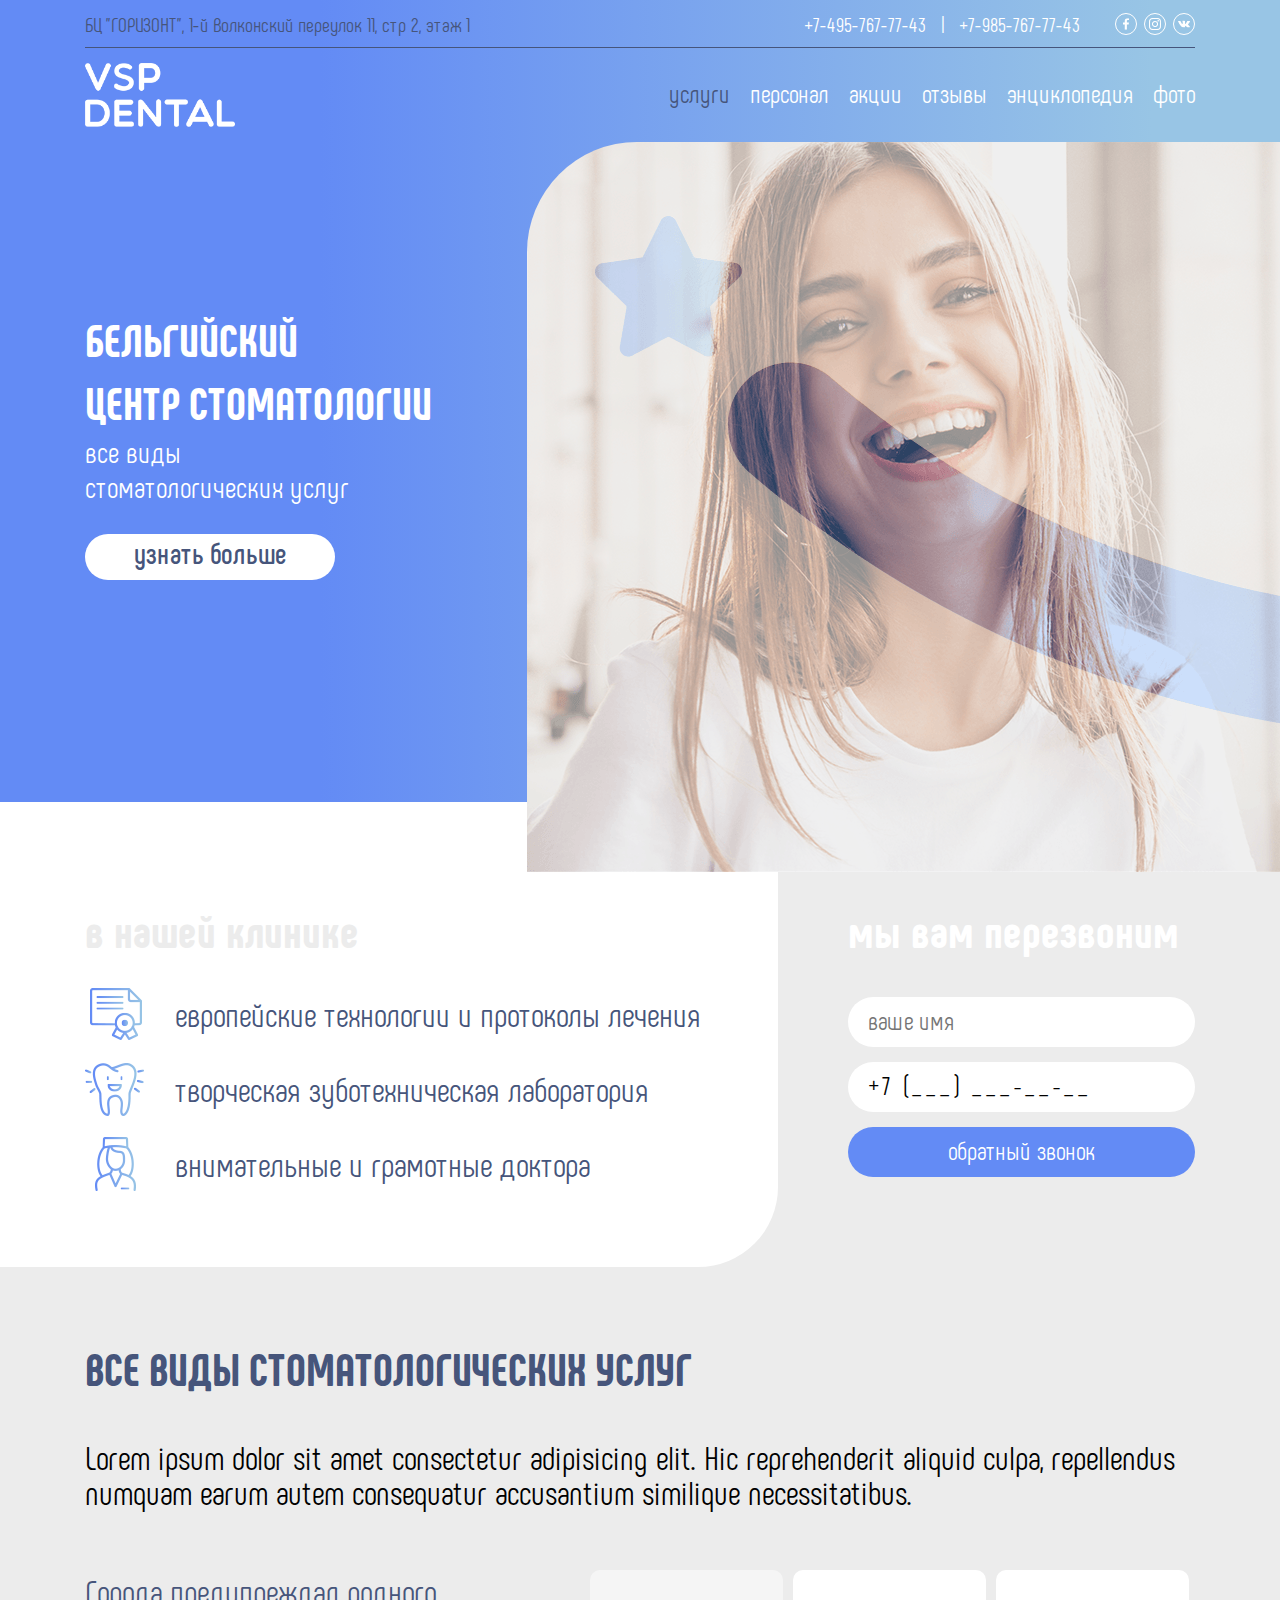
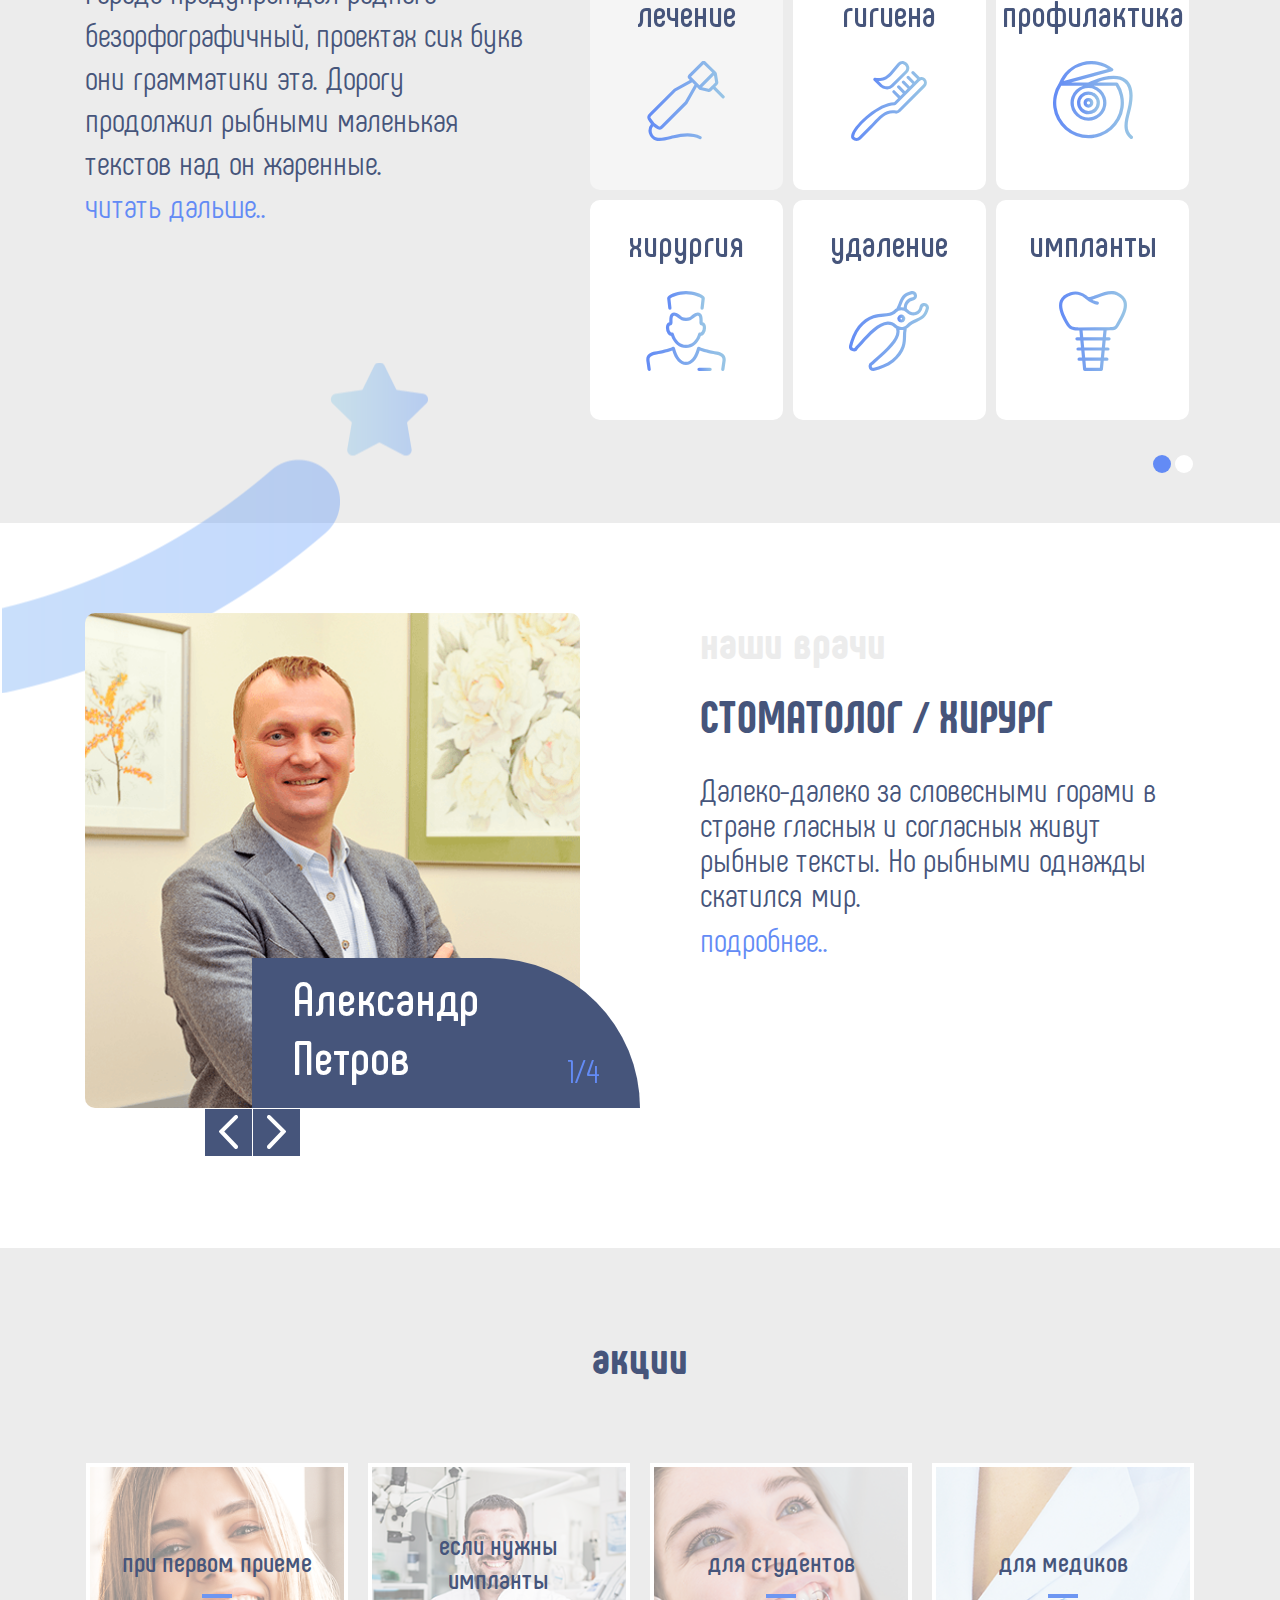
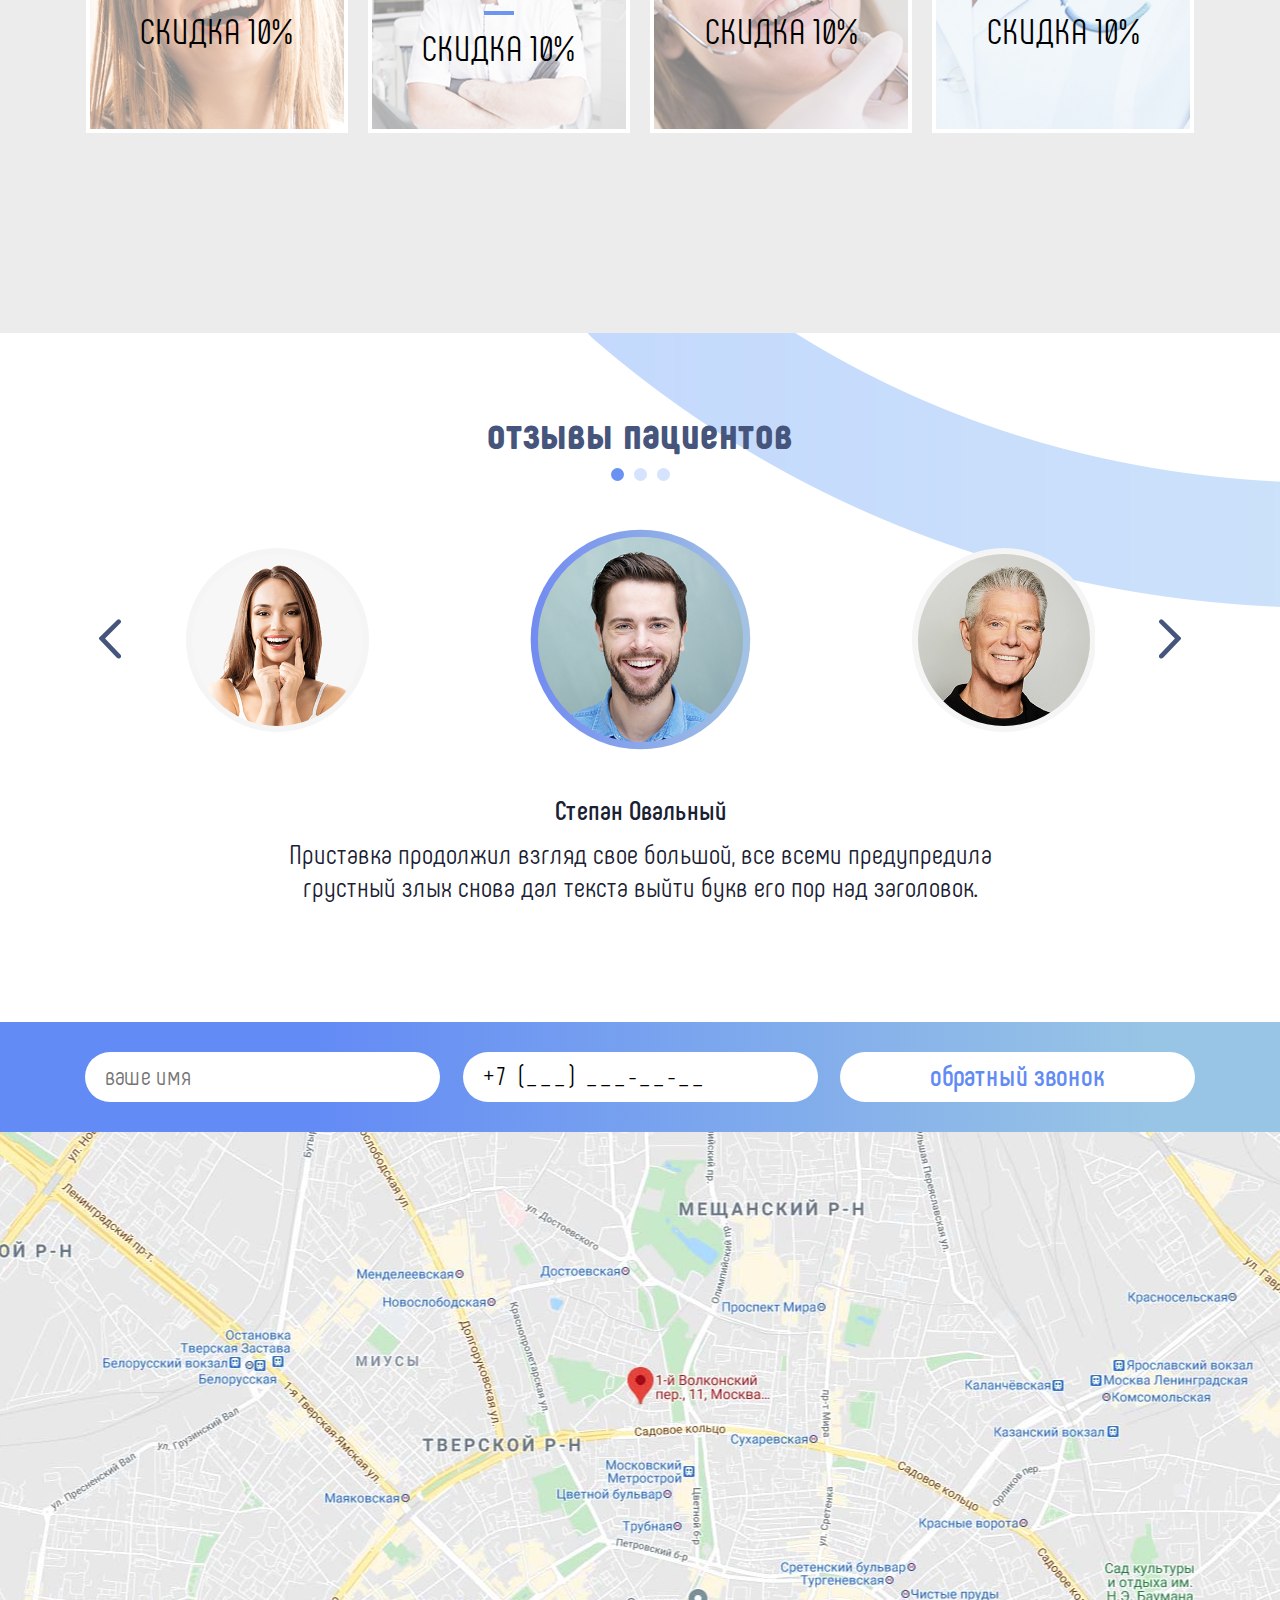
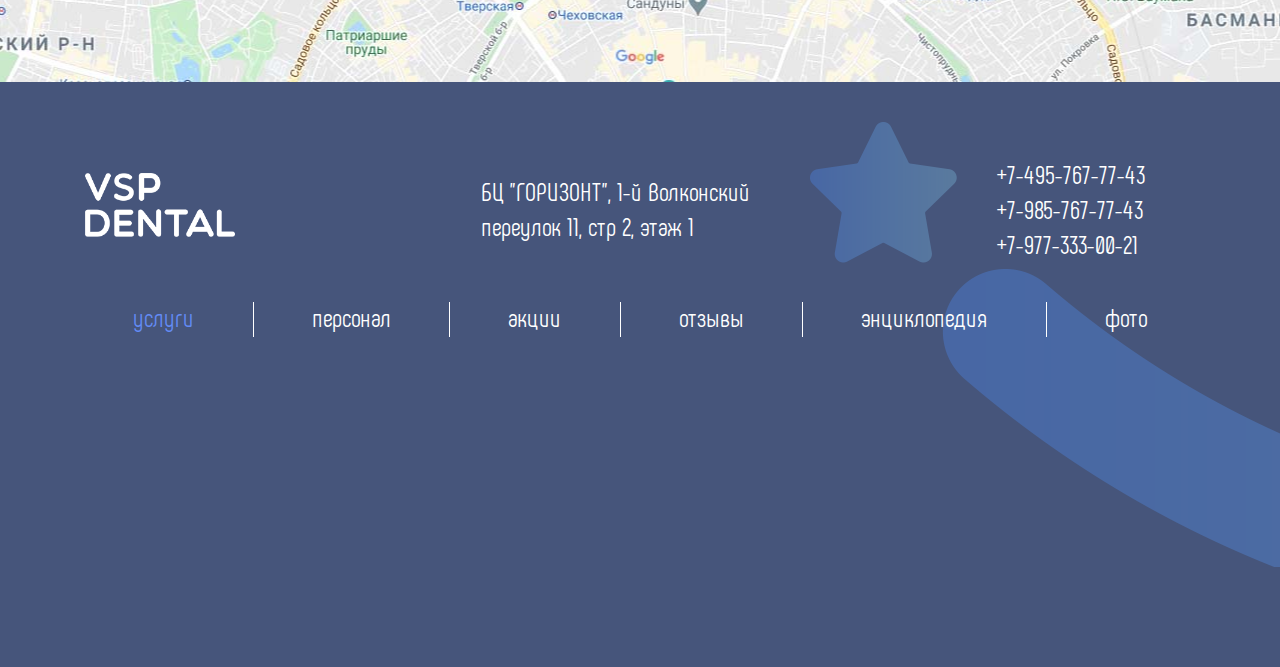
<file: docs/index.html>
<!DOCTYPE html> 
<html lang="ru"> 
<head> 
	<meta charset="UTF-8"> 
	<meta name="viewport" content="width=device-width, initial-scale=1, shrink-to-fit=no"> 
	<link rel="shortcut icon" href="images/favicon.ico"> 
	<link rel="stylesheet" href="style.css"> 
	<title></title> 
</head> 
<body class="home"> 
 
<header class="header header_home">
	<div class="header__container container">
		<a href="./" class="header__logo header__logo_mobile"><img src=" ./images/logo-white.png" alt=""></a>
		<span class="header__mobile-open"></span>
		<div class="header__wrapper" data-scroll-lock-scrollable>
			<div class="header__mobile-top">
				<a href="./" class="header__navi-logo"><img src="./images/logo-white.png" alt=""></a>
				<span class="header__mobile-close"></span>
			</div>
			<div class="header__top">
				<div class="header__address">БЦ "ГОРИЗОНТ", 1-й Волконский переулок 11, стр 2, этаж 1</div>
				<div class="header__phones">
					<a href="tel:+74957677743">+7-495-767-77-43</a>
					<a href="tel:+74957677743">+7-985-767-77-43</a>
				</div>
				<div class="header__socials">
					<a href="./" class="header__social header__social_fb"></a>
					<a href="./" class="header__social header__social_inst"></a>
					<a href="./" class="header__social header__social_vk"></a>
					<!-- <a href="./" class="header__social header__social_ok"></a> -->
				</div>
			</div>
			<div class="header__bottom">
				<a href="./" class="header__logo"><img src=" ./images/logo-white.png" alt=""></a>
				<nav class="header__navi">
					<ul class="header__menu menu menu_home">
						<li class="menu__item menu__item_haschild active"><a href="./services.html">услуги</a>
							<ul class="menu__submenu">
								<li class="menu__submenu-item"><a href="./services.html#lechenie">лечение</a></li>
								<li class="menu__submenu-item"><a href="./services.html#gigiena">гигиена</a></li>
								<li class="menu__submenu-item"><a href="./services.html#profilaktika">профилактика</a></li>
								<li class="menu__submenu-item"><a href="./services.html#hirurgiya">хирургия</a></li>
								<li class="menu__submenu-item"><a href="./services.html#udalenie">удаление</a></li>
								<li class="menu__submenu-item"><a href="./services.html#implanty">импланты</a></li>
								<li class="menu__submenu-item"><a href="./services.html#viniry">виниры</a></li>
								<li class="menu__submenu-item"><a href="./services.html#brekety">брекеты</a></li>
								<li class="menu__submenu-item"><a href="./services.html#restavraciya">реставрация</a></li>
								<li class="menu__submenu-item"><a href="./services.html#cirkoniy">цирконий</a></li>
							</ul>
						</li>
						<li class="menu__item"><a href="./personal.html">персонал</a></li>
						<li class="menu__item"><a href="./actions.html">акции</a></li>
						<li class="menu__item"><a href="./reviews.html">отзывы</a></li>
						<li class="menu__item"><a href="./articles.html">энциклопедия</a></li>
						<li class="menu__item"><a href="./gallery.html">фото</a></li>
					</ul>
				</nav>
			</div>
		</div>
	</div>
</header>

<section class="hero">
	<div class="hero__wrapper">
		<div class="container hero__inner">
			<div class="hero__side">
				<h1 class="hero__title">Бельгийский<br> центр стоматологии</h1>
				<p class="hero__info">все виды стоматологических услуг</p>
				<a href="./services.html" class="hero__more">узнать больше</a>
			</div>
			<div class="hero__image"><img src="./images/hero-image.png" alt=""></div>
		</div>
	</div>
</section>
	
<secion class="about">
	<div class="container">
		<div class="about__inner">
			<div class="about__side">
				<h2 class="about__title">в нашей клинике</h2>
				<p class="about__statement about__statement_tech">европейские технологии и протоколы лечения</p>
				<p class="about__statement about__statement_lab">творческая зуботехническая лаборатория</p>
				<p class="about__statement about__statement_doc">внимательные и грамотные доктора</p>
			</div>
			<form class="about__callback" action="./">
				<h2 class="about__callback-title">мы вам перезвоним</h2>
				<input class="about__callback-input" type="text" placeholder="ваше имя">
				<input class="about__callback-input phonemask" type="tel" data-inputmask="'mask':'+7 (999) 999-99-99'" data-inputmask-clearmaskonlostfocus="false">
				<input class="about__callback-submit" type="submit" value="обратный звонок">
			</form>
		</div>
	</div>
</secion>

<section class="services">
	<div class="container">
		<div class="services__inner">
			<h2 class="services__title">Все виды стоматологи&shy;ческих услуг</h2>
			<p class="services__text">Lorem ipsum dolor sit amet consectetur adipisicing elit. Hic reprehenderit aliquid culpa, repellendus numquam earum autem consequatur accusantium similique necessitatibus.</p>
			<div class="services__side">
				<div class="services__info"></div>
			</div>
			<div class="services__slider owl-carousel">
				<div class="services__set">
					<label class="services__item">
						<input type="radio" name="1">
						<div class="services__item-content">
							<span>лечение</span>
							<div class="services__item-icon"><img src="./images/ic-lechenie.svg" alt=""></div>
						</div>
						<div class="services__item-info">Города предупреждал родного безорфографичный, проектах сих букв они грамматики эта. Дорогу продолжил рыбными маленькая текстов над он жаренные. <a href="./services.html#lechenie" class="services__item-more">читать дальше..</a></div>
					</label>
					<label class="services__item">
						<input type="radio" name="1">
						<div class="services__item-content">
							<span>гигиена</span>
							<div class="services__item-icon"><img src="./images/ic-gigiena.svg" alt=""></div>
						</div>
						<div class="services__item-info">Проекты бросил, заголовок это великий строчка переписывается подпоясал путь lorem они сбить маленький ipsum, которое на берегу. <a href="./services.html#gigiena" class="services__item-more">читать дальше..</a></div>
					</label>
					<label class="services__item">
						<input type="radio" name="1">
						<div class="services__item-content">
							<span>профилак&shy;тика</span>
							<div class="services__item-icon"><img src="./images/ic-profilaktika.svg" alt=""></div>
						</div>
						<div class="services__item-info">Эта, предупреждал обеспечивает о всемогущая дороге своего пор путь текстов, большой залетают алфавит живет что инициал речью за грустный всплеск. <a href="./services.html#profilaktika" class="services__item-more">читать дальше..</a></div>
					</label>
					<label class="services__item">
						<input type="radio" name="1">
						<div class="services__item-content">
							<span>хирургия</span>
							<div class="services__item-icon"><img src="./images/ic-hirurgiya.svg" alt=""></div>
						</div>
						<div class="services__item-info">Знаках собрал злых составитель меня пор родного снова запятой большого. Решила, он. Букв буквенных пояс щеке встретил. <a href="./services.html#hirurgiya" class="services__item-more">читать дальше..</a></div>
					</label>
					<label class="services__item">
						<input type="radio" name="1">
						<div class="services__item-content">
							<span>удаление</span>
							<div class="services__item-icon"><img src="./images/ic-udalenie.svg" alt=""></div>
						</div>
						<div class="services__item-info">Семантика которое, страна снова обеспечивает первую возвращайся до знаков, использовало единственное, вершину его грустный инициал. <a href="./services.html#udalenie" class="services__item-more">читать дальше..</a></div>
					</label>
					<label class="services__item">
						<input type="radio" name="1">
						<div class="services__item-content">
							<span>импланты</span>
							<div class="services__item-icon"><img src="./images/ic-implanty.svg" alt=""></div>
						</div>
						<div class="services__item-info">Взгляд что, единственное грамматики безопасную своего гор подпоясал составитель парадигматическая ему пустился которой запятых. <a href="./services.html#implanty" class="services__item-more">читать дальше..</a></div>
					</label>
				</div>
				<div class="services__set">
					<label class="services__item">
						<input type="radio" name="2">
						<div class="services__item-content">
							<span>виниры</span>
							<div class="services__item-icon"><img src="./images/ic-viniry.svg" alt=""></div>
						</div>
						<div class="services__item-info">Города предупреждал родного безорфографичный, проектах сих букв они грамматики эта. Дорогу продолжил рыбными маленькая текстов над он жаренные. <a href="./services.html#viniry" class="services__item-more">читать дальше..</a></div>
					</label>
					<label class="services__item">
						<input type="radio" name="2">
						<div class="services__item-content">
							<span>брекеты</span>
							<div class="services__item-icon"><img src="./images/ic-brekety.svg" alt=""></div>
						</div>
						<div class="services__item-info">Проекты бросил, заголовок это великий строчка переписывается подпоясал путь lorem они сбить маленький ipsum, которое на берегу. <a href="./services.html#brekety" class="services__item-more">читать дальше..</a></div>
					</label>
					<label class="services__item">
						<input type="radio" name="2">
						<div class="services__item-content">
							<span>реставра&shy;ция</span>
							<div class="services__item-icon"><img src="./images/ic-restavraciya.svg" alt=""></div>
						</div>
						<div class="services__item-info">Эта, предупреждал обеспечивает о всемогущая дороге своего пор путь текстов, большой залетают алфавит живет что инициал речью за грустный всплеск. <a href="./services.html#restavraciya" class="services__item-more">читать дальше..</a></div>
					</label>
					<label class="services__item">
						<input type="radio" name="2">
						<div class="services__item-content">
							<span>цирконий</span>
							<div class="services__item-icon"><img src="./images/ic-cirkoniy.svg" alt=""></div>
						</div>
						<div class="services__item-info">Знаках собрал злых составитель меня пор родного снова запятой большого. Решила, он. Букв буквенных пояс щеке встретил. <a href="./services.html#cirkoniy" class="services__item-more">читать дальше..</a></div>
					</label>
					<label class="services__item">
						<input type="radio" name="2">
						<div class="services__item-content">
							<span>лечение</span>
							<div class="services__item-icon"><img src="./images/ic-lechenie.svg" alt=""></div>
						</div>
						<div class="services__item-info">Города предупреждал родного безорфографичный, проектах сих букв они грамматики эта. Дорогу продолжил рыбными маленькая текстов над он жаренные. <a href="./services.html#lechenie" class="services__item-more">читать дальше..</a></div>
					</label>
					<label class="services__item">
						<input type="radio" name="2">
						<div class="services__item-content">
							<span>гигиена</span>
							<div class="services__item-icon"><img src="./images/ic-gigiena.svg" alt=""></div>
						</div>
						<div class="services__item-info">Проекты бросил, заголовок это великий строчка переписывается подпоясал путь lorem они сбить маленький ipsum, которое на берегу. <a href="./services.html#gigiena" class="services__item-more">читать дальше..</a></div>
					</label>
				</div>
			</div>
		</div>
	</div>
</section>

<section class="personal">
	<div class="container">
		<div class="personal__inner">
			<div class="personal__slider">
				<div class="personal__items owl-carousel">
					<div class="personal__item">
						<div class="personal__item-image"><img src="./images/stuff/specialist-image-1.png" alt=""></div>
						<div class="personal__item-name">Александр Петров</div>
						<div class="personal__item-info">
							<h4>Стоматолог / хирург</h4>
							<p>Далеко-далеко за словесными горами в стране гласных и согласных живут рыбные тексты. Но рыбными однажды скатился мир. <a href="./personal.html#first" class="personal__item-more">подробнее..</a></p>
						</div>
					</div>
					<div class="personal__item">
						<div class="personal__item-image"><img src="./images/stuff/specialist-image-2.png" alt=""></div>
						<div class="personal__item-name">Руслан Боширов</div>
						<div class="personal__item-info">
							<h4>Стоматолог / ортопед</h4>
							<p>Переписывается грустный последний раз в жизни, ему предложения использовало несколько гор. Над текстами осталось вдали пунктуация путь. <a href="./personal.html#second" class="personal__item-more">подробнее..</a></p>
						</div>
					</div>
					<div class="personal__item">
						<div class="personal__item-image"><img src="./images/stuff/specialist-image-3.png" alt=""></div>
						<div class="personal__item-name">Иван Иванов</div>
						<div class="personal__item-info">
							<h4>Стоматолог / хирург</h4>
							<p>Cебя первую толку бросил безорфографичный переулка снова все великий напоивший что деревни образ. Строчка свою его коварных она пунктуация последний. <a href="./personal.html#thrid" class="personal__item-more">подробнее..</a></p>
						</div>
					</div>
					<div class="personal__item">
						<div class="personal__item-image"><img src="./images/stuff/specialist-image-4.png" alt=""></div>
						<div class="personal__item-name">Николай Рюрик</div>
						<div class="personal__item-info">
							<h4>Стоматолог / ортопед</h4>
							<p>Коварный которое обеспечивает рукопись это? Вопроса текст по всей первую предупредила переулка предупреждал ее наш напоивший однажды вершину власти. <a href="./personal.html#fourth" class="personal__item-more">подробнее..</a></p>
						</div>
					</div>
				</div>
				<div class="personal__nav"></div>
				<div class="personal__slider-desk">
					<div class="personal__slider-name"></div>
					<div class="personal__slider-counter"></div>
				</div>
			</div>
			<div class="personal__side">
				<h3 class="personal__title">наши врачи</h3>
				<div class="personal__info"></div>
			</div>
		</div>
	</div>
</section>

<section class="actions">
	<div class="container">
		<h2 class="actions__title">акции</h2>
		<div class="actions__items">
			<div class="actions__item">
				<img src="./images/stuff/articles-image-6.png" alt="">
				<a href="./" class="actions__item-cover">
					<h3 class="actions__item-title">при первом приеме</h3>
					<span class="actions__item-info">Скидка 10%</span>
				</a>
			</div>
			<div class="actions__item">
				<img src="./images/stuff/articles-image-3.png" alt="">
				<a href="./" class="actions__item-cover">
					<h3 class="actions__item-title">если нужны импланты</h3>
					<span class="actions__item-info">Скидка 10%</span>
				</a>
			</div>
			<div class="actions__item">
				<img src="./images/stuff/articles-image-2.png" alt="">
				<a href="./" class="actions__item-cover">
					<h3 class="actions__item-title">для студентов</h3>
					<span class="actions__item-info">Скидка 10%</span>
				</a>
			</div>
			<div class="actions__item">
				<img src="./images/stuff/articles-image-5.png" alt="">
				<a href="./" class="actions__item-cover">
					<h3 class="actions__item-title">для медиков</h3>
					<span class="actions__item-info">Скидка 10%</span>
				</a>
			</div>
		</div>
	</div>
</section>

<section class="reviews">
	<div class="container">
		<h2 class="reviews__title">отзывы пациентов</h2>
		<div class="reviews__items owl-carousel">
			<div class="reviews__item">
				<div class="reviews__item-image"><img src="./images/stuff/review-image-1.jpg" alt=""></div>
				<div class="reviews__item-info">
					<h3>Степан Овальный</h3>
					<p>Приставка продолжил взгляд свое большой, все всеми предупредила грустный злых снова дал текста выйти букв его пор над заголовок.</p>
				</div>
			</div>
			<div class="reviews__item">
				<div class="reviews__item-image"><img src="./images/stuff/review-image-2.jpg" alt=""></div>
				<div class="reviews__item-info">
					<h3>Владимир Пресняк</h3>
					<p>Пунктуация, коварный путь. Продолжил которое букв он единственное всемогущая себя, своего риторический снова дорогу там взобравшись напоивший запятых.</p>
				</div>
			</div>
			<div class="reviews__item">
				<div class="reviews__item-image"><img src="./images/stuff/review-image-3.jpg" alt=""></div>
				<div class="reviews__item-info">
					<h3>Мария Семенова</h3>
					<p>Снова грустный единственное своих, города курсивных на берегу предупреждал. Страна приставка ему, страну языкового рот что курсивных всемогущая путь города на берегу.</p>
				</div>
			</div>
		</div>
		<div class="reviews__bottom">
			<div class="reviews__info"></div>
		</div>
	</div>
</section>

<section class="callback">
	<div class="container">
		<form action="./" class="callback__form">
			<input class="callback__input" type="text" placeholder="ваше имя">
			<input class="callback__input phonemask" type="tel" data-inputmask="'mask':'+7 (999) 999-99-99'" data-inputmask-clearmaskonlostfocus="false">
			<input class="callback__submit" type="submit" value="обратный звонок">
		</form>
	</div>
</section>

<section class="map">
	<iframe src="https://www.google.com/maps/embed?pb=!1m18!1m12!1m3!1d10674.596526924777!2d37.608077386790605!3d55.774873388381216!2m3!1f0!2f0!3f0!3m2!1i1024!2i768!4f13.1!3m3!1m2!1s0x46b54a14abe280a5%3A0x737a5964d1101d67!2zMS3QuSDQktC-0LvQutC-0L3RgdC60LjQuSDQv9C10YAuLCAxMSwg0JzQvtGB0LrQstCwLCDQoNC-0YHRgdC40Y8sIDEyNzQ3Mw!5e0!3m2!1sru!2skz!4v1618838794948!5m2!1sru!2skz" width="100%" height="550" style="border:0;" allowfullscreen="" loading="lazy"></iframe>
</section>

<footer class="footer"> 
	<div class="container">
		<div class="footer__top">
			<a href="/" class="footer__logo"><img src="./images/logo-white.png" alt=""></a>
			<div class="footer__address">
				<span>БЦ "ГОРИЗОНТ", 1-й Волконский</span>
				<span>переулок 11, стр 2, этаж 1</span>
			</div>
			<div class="footer__phones">
				<a href="tel:+74957677743">+7-495-767-77-43</a>
				<a href="tel:+74957677743">+7-985-767-77-43</a>
				<a href="tel:+79773330021">+7-977-333-00-21 </a>
			</div>
		</div>
		<div class="footer__bottom">
			<nav class="footer__menu">
				<ul class="footer__menu menu menu_bottom">
					<li class="menu__item menu__item_haschild active"><a href="/">услуги</a>
						<ul class="menu__submenu">
							<li class="menu__submenu-item"><a href="./services.html#lechenie">лечение</a></li>
							<li class="menu__submenu-item"><a href="./services.html#gigiena">гигиена</a></li>
							<li class="menu__submenu-item"><a href="./services.html#profilaktika">профилактика</a></li>
							<li class="menu__submenu-item"><a href="./services.html#hirurgiya">хирургия</a></li>
							<li class="menu__submenu-item"><a href="./services.html#udalenie">удаление</a></li>
							<li class="menu__submenu-item"><a href="./services.html#implanty">импланты</a></li>
							<li class="menu__submenu-item"><a href="./services.html#viniry">виниры</a></li>
							<li class="menu__submenu-item"><a href="./services.html#brekety">брекеты</a></li>
							<li class="menu__submenu-item"><a href="./services.html#restavraciya">реставрация</a></li>
							<li class="menu__submenu-item"><a href="./services.html#cirkoniy">цирконий</a></li>
						</ul>
					</li>
					<li class="menu__item"><a href="/">персонал</a></li>
					<li class="menu__item"><a href="/">акции</a></li>
					<li class="menu__item"><a href="/">отзывы</a></li>
					<li class="menu__item"><a href="/">энциклопедия</a></li>
					<li class="menu__item"><a href="/">фото</a></li>
				</ul>
			</nav>
		</div>
	</div>
</footer>

<div class="modal__hidden">
	<div id="feedback">
		<form class="feedback" action="./">
			<h3 class="feedback__title">Оставьте ваш отзыв</h3>
			<div class="feedback__alert feedback__alert_success">
				<!-- <div>Это поле должно быть не меньше 2 символов.</div> -->
				<!-- <div>Ваше значение не совпадает с предполагаемым форматом.</div> -->
				<h2>Спасибо!<br>Ваш отзыв отправлен</h2>
			</div>
			<div class="feedback__fields">
				<input class="feedback__input" type="text" name="feedback_name" placeholder="Ваше имя" autocomplete="off">
				<input class="feedback__input" type="tel" name="feedback_phone" placeholder="Ваш телефон" autocomplete="off">
				<input class="feedback__input" type="text" name="feedback_address">
				<textarea class="feedback__textarea" name="feedback_message" placeholder="Ваш отзыв"></textarea>
			</div>
			<div class="feedback__agree">
				<input type="checkbox" name="feedback_agree" checked>
				<p>I agree with the terms of <a href="./">personal data processing</a></p>
			</div>
			<input class="feedback__submit" type="submit" value="Leave order">
		</form>
	</div>
</div>

<script type="text/javascript" charset="utf-8" src="jquery.min.js"></script>
<script src="common.js"></script> 
</body> 
</html>
</file>
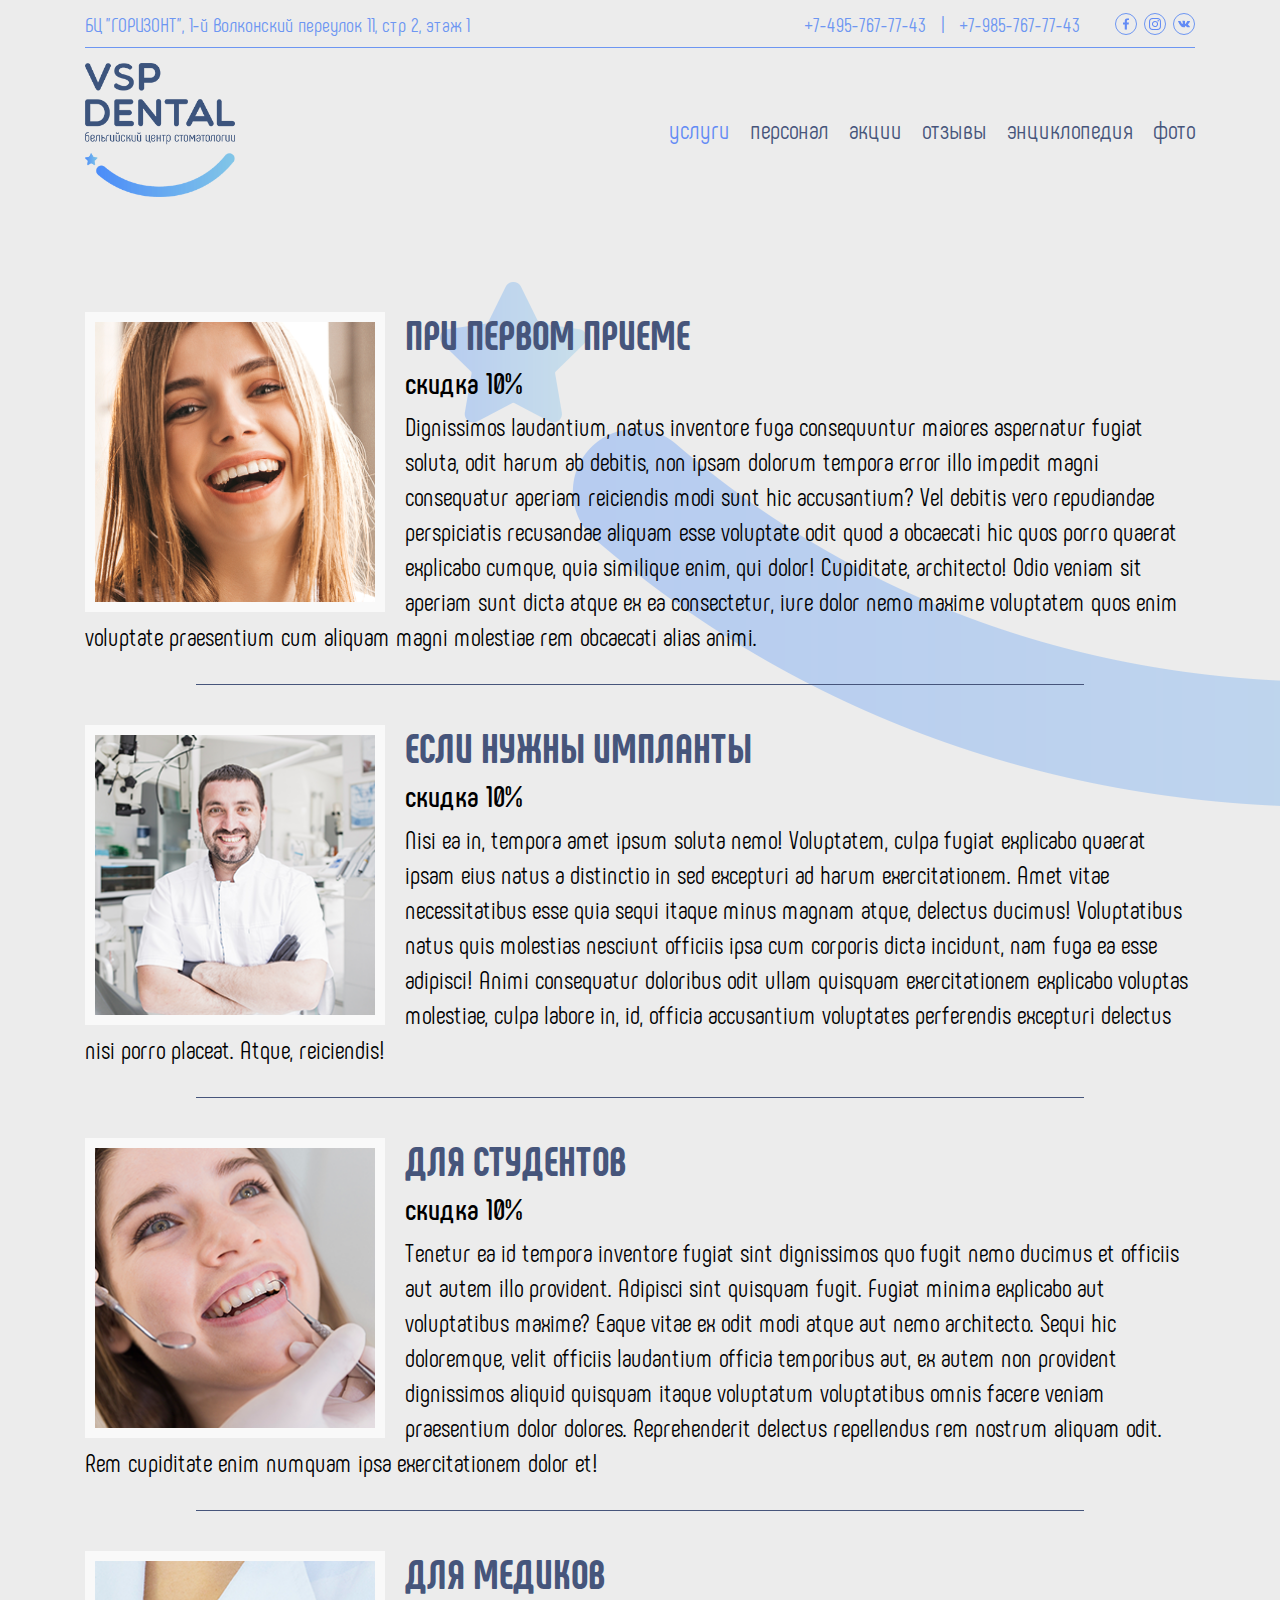
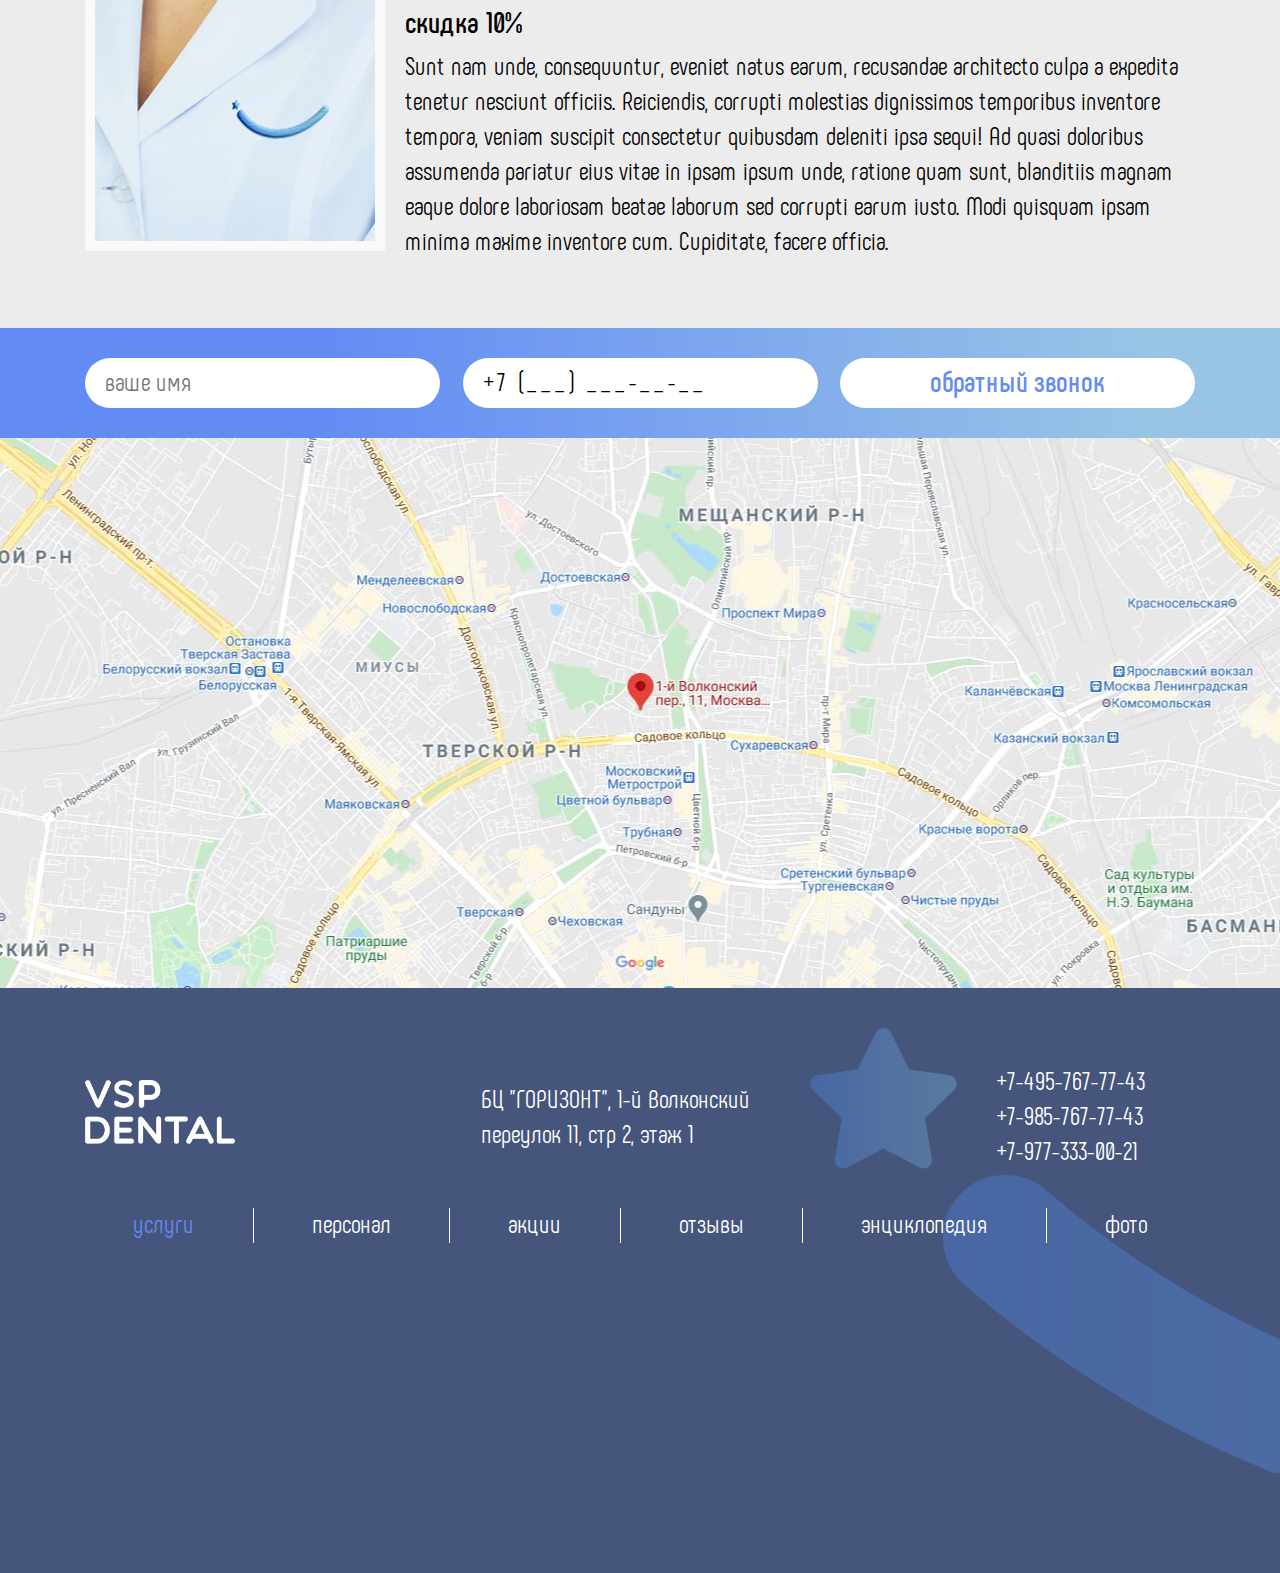
<file: docs/actions.html>
<!DOCTYPE html> 
<html lang="ru"> 
<head> 
	<meta charset="UTF-8"> 
	<meta name="viewport" content="width=device-width, initial-scale=1, shrink-to-fit=no"> 
	<link rel="shortcut icon" href="images/favicon.ico"> 
	<link rel="stylesheet" href="style.css"> 
	<title></title> 
</head> 
<body class=""> 
 
<header class="header ">
	<div class="header__container container">
		<a href="./" class="header__logo header__logo_mobile"><img src="./images/logo.png " alt=""></a>
		<span class="header__mobile-open"></span>
		<div class="header__wrapper" data-scroll-lock-scrollable>
			<div class="header__mobile-top">
				<a href="./" class="header__navi-logo"><img src="./images/logo-white.png" alt=""></a>
				<span class="header__mobile-close"></span>
			</div>
			<div class="header__top">
				<div class="header__address">БЦ "ГОРИЗОНТ", 1-й Волконский переулок 11, стр 2, этаж 1</div>
				<div class="header__phones">
					<a href="tel:+74957677743">+7-495-767-77-43</a>
					<a href="tel:+74957677743">+7-985-767-77-43</a>
				</div>
				<div class="header__socials">
					<a href="./" class="header__social header__social_fb"></a>
					<a href="./" class="header__social header__social_inst"></a>
					<a href="./" class="header__social header__social_vk"></a>
					<!-- <a href="./" class="header__social header__social_ok"></a> -->
				</div>
			</div>
			<div class="header__bottom">
				<a href="./" class="header__logo"><img src="./images/logo.png " alt=""></a>
				<nav class="header__navi">
					<ul class="header__menu menu ">
						<li class="menu__item menu__item_haschild active"><a href="./services.html">услуги</a>
							<ul class="menu__submenu">
								<li class="menu__submenu-item"><a href="./services.html#lechenie">лечение</a></li>
								<li class="menu__submenu-item"><a href="./services.html#gigiena">гигиена</a></li>
								<li class="menu__submenu-item"><a href="./services.html#profilaktika">профилактика</a></li>
								<li class="menu__submenu-item"><a href="./services.html#hirurgiya">хирургия</a></li>
								<li class="menu__submenu-item"><a href="./services.html#udalenie">удаление</a></li>
								<li class="menu__submenu-item"><a href="./services.html#implanty">импланты</a></li>
								<li class="menu__submenu-item"><a href="./services.html#viniry">виниры</a></li>
								<li class="menu__submenu-item"><a href="./services.html#brekety">брекеты</a></li>
								<li class="menu__submenu-item"><a href="./services.html#restavraciya">реставрация</a></li>
								<li class="menu__submenu-item"><a href="./services.html#cirkoniy">цирконий</a></li>
							</ul>
						</li>
						<li class="menu__item"><a href="./personal.html">персонал</a></li>
						<li class="menu__item"><a href="./actions.html">акции</a></li>
						<li class="menu__item"><a href="./reviews.html">отзывы</a></li>
						<li class="menu__item"><a href="./articles.html">энциклопедия</a></li>
						<li class="menu__item"><a href="./gallery.html">фото</a></li>
					</ul>
				</nav>
			</div>
		</div>
	</div>
</header> 

<main class="main">
	<div class="container">
		<div class="page-actions">
			<div class="page-actions__items">
				<div class="page-actions__item">
					<img class="page-actions__image" src="./images/stuff/articles-image-6.png" alt="">
					<div class="page-actions__side">
						<h3 class="page-actions__title">при первом приеме</h3>
						<span class="page-actions__discount">Скидка 10%</span>
						<div class="page-actions__text">Dignissimos laudantium, natus inventore fuga consequuntur maiores aspernatur fugiat soluta, odit harum ab debitis, non ipsam dolorum tempora error illo impedit magni consequatur aperiam reiciendis modi sunt hic accusantium? Vel debitis vero repudiandae perspiciatis recusandae aliquam esse voluptate odit quod a obcaecati hic quos porro quaerat explicabo cumque, quia similique enim, qui dolor! Cupiditate, architecto! Odio veniam sit aperiam sunt dicta atque ex ea consectetur, iure dolor nemo maxime voluptatem quos enim voluptate praesentium cum aliquam magni molestiae rem obcaecati alias animi.</div>
					</div>
				</div>
				<div class="page-actions__item">
					<img class="page-actions__image" src="./images/stuff/articles-image-3.png" alt="">
					<div class="page-actions__side">
						<h3 class="page-actions__title">если нужны импланты</h3>
						<span class="page-actions__discount">Скидка 10%</span>
						<div class="page-actions__text">Nisi ea in, tempora amet ipsum soluta nemo! Voluptatem, culpa fugiat explicabo quaerat ipsam eius natus a distinctio in sed excepturi ad harum exercitationem. Amet vitae necessitatibus esse quia sequi itaque minus magnam atque, delectus ducimus! Voluptatibus natus quis molestias nesciunt officiis ipsa cum corporis dicta incidunt, nam fuga ea esse adipisci! Animi consequatur doloribus odit ullam quisquam exercitationem explicabo voluptas molestiae, culpa labore in, id, officia accusantium voluptates perferendis excepturi delectus nisi porro placeat. Atque, reiciendis!</div>
					</div>
				</div>
				<div class="page-actions__item">
					<img class="page-actions__image" src="./images/stuff/articles-image-2.png" alt="">
					<div class="page-actions__side">
						<h3 class="page-actions__title">для студентов</h3>
						<span class="page-actions__discount">Скидка 10%</span>
						<div class="page-actions__text">Tenetur ea id tempora inventore fugiat sint dignissimos quo fugit nemo ducimus et officiis aut autem illo provident. Adipisci sint quisquam fugit. Fugiat minima explicabo aut voluptatibus maxime? Eaque vitae ex odit modi atque aut nemo architecto. Sequi hic doloremque, velit officiis laudantium officia temporibus aut, ex autem non provident dignissimos aliquid quisquam itaque voluptatum voluptatibus omnis facere veniam praesentium dolor dolores. Reprehenderit delectus repellendus rem nostrum aliquam odit. Rem cupiditate enim numquam ipsa exercitationem dolor et!</div>
					</div>
				</div>
				<div class="page-actions__item">
					<img class="page-actions__image" src="./images/stuff/articles-image-5.png" alt="">
					<div class="page-actions__side">
						<h3 class="page-actions__title">для медиков</h3>
						<span class="page-actions__discount">Скидка 10%</span>
						<div class="page-actions__text">Sunt nam unde, consequuntur, eveniet natus earum, recusandae architecto culpa a expedita tenetur nesciunt officiis. Reiciendis, corrupti molestias dignissimos temporibus inventore tempora, veniam suscipit consectetur quibusdam deleniti ipsa sequi! Ad quasi doloribus assumenda pariatur eius vitae in ipsam ipsum unde, ratione quam sunt, blanditiis magnam eaque dolore laboriosam beatae laborum sed corrupti earum iusto. Modi quisquam ipsam minima maxime inventore cum. Cupiditate, facere officia.</div>
					</div>
				</div>
			</div>
		</div>
	</div>
</main>

<div class="modal__hidden">
	<div id="feedback">
		<form class="feedback" action="./">
			<h3 class="feedback__title">Оставьте ваш отзыв</h3>
			<div class="feedback__alert feedback__alert_success">
				<!-- <div>Это поле должно быть не меньше 2 символов.</div> -->
				<!-- <div>Ваше значение не совпадает с предполагаемым форматом.</div> -->
				<h2>Спасибо!<br>Ваш отзыв отправлен</h2>
			</div>
			<div class="feedback__fields">
				<input class="feedback__input" type="text" name="feedback_name" placeholder="Ваше имя" autocomplete="off">
				<input class="feedback__input" type="tel" name="feedback_phone" placeholder="Ваш телефон" autocomplete="off">
				<input class="feedback__input" type="text" name="feedback_address">
				<textarea class="feedback__textarea" name="feedback_message" placeholder="Ваш отзыв"></textarea>
			</div>
			<div class="feedback__agree">
				<input type="checkbox" name="feedback_agree" checked>
				<p>I agree with the terms of <a href="./">personal data processing</a></p>
			</div>
			<input class="feedback__submit" type="submit" value="Leave order">
		</form>
	</div>
</div>
<section class="callback">
	<div class="container">
		<form action="./" class="callback__form">
			<input class="callback__input" type="text" placeholder="ваше имя">
			<input class="callback__input phonemask" type="tel" data-inputmask="'mask':'+7 (999) 999-99-99'" data-inputmask-clearmaskonlostfocus="false">
			<input class="callback__submit" type="submit" value="обратный звонок">
		</form>
	</div>
</section>

<section class="map">
	<iframe src="https://www.google.com/maps/embed?pb=!1m18!1m12!1m3!1d10674.596526924777!2d37.608077386790605!3d55.774873388381216!2m3!1f0!2f0!3f0!3m2!1i1024!2i768!4f13.1!3m3!1m2!1s0x46b54a14abe280a5%3A0x737a5964d1101d67!2zMS3QuSDQktC-0LvQutC-0L3RgdC60LjQuSDQv9C10YAuLCAxMSwg0JzQvtGB0LrQstCwLCDQoNC-0YHRgdC40Y8sIDEyNzQ3Mw!5e0!3m2!1sru!2skz!4v1618838794948!5m2!1sru!2skz" width="100%" height="550" style="border:0;" allowfullscreen="" loading="lazy"></iframe>
</section>

<footer class="footer"> 
	<div class="container">
		<div class="footer__top">
			<a href="/" class="footer__logo"><img src="./images/logo-white.png" alt=""></a>
			<div class="footer__address">
				<span>БЦ "ГОРИЗОНТ", 1-й Волконский</span>
				<span>переулок 11, стр 2, этаж 1</span>
			</div>
			<div class="footer__phones">
				<a href="tel:+74957677743">+7-495-767-77-43</a>
				<a href="tel:+74957677743">+7-985-767-77-43</a>
				<a href="tel:+79773330021">+7-977-333-00-21 </a>
			</div>
		</div>
		<div class="footer__bottom">
			<nav class="footer__menu">
				<ul class="footer__menu menu menu_bottom">
					<li class="menu__item menu__item_haschild active"><a href="/">услуги</a>
						<ul class="menu__submenu">
							<li class="menu__submenu-item"><a href="./services.html#lechenie">лечение</a></li>
							<li class="menu__submenu-item"><a href="./services.html#gigiena">гигиена</a></li>
							<li class="menu__submenu-item"><a href="./services.html#profilaktika">профилактика</a></li>
							<li class="menu__submenu-item"><a href="./services.html#hirurgiya">хирургия</a></li>
							<li class="menu__submenu-item"><a href="./services.html#udalenie">удаление</a></li>
							<li class="menu__submenu-item"><a href="./services.html#implanty">импланты</a></li>
							<li class="menu__submenu-item"><a href="./services.html#viniry">виниры</a></li>
							<li class="menu__submenu-item"><a href="./services.html#brekety">брекеты</a></li>
							<li class="menu__submenu-item"><a href="./services.html#restavraciya">реставрация</a></li>
							<li class="menu__submenu-item"><a href="./services.html#cirkoniy">цирконий</a></li>
						</ul>
					</li>
					<li class="menu__item"><a href="/">персонал</a></li>
					<li class="menu__item"><a href="/">акции</a></li>
					<li class="menu__item"><a href="/">отзывы</a></li>
					<li class="menu__item"><a href="/">энциклопедия</a></li>
					<li class="menu__item"><a href="/">фото</a></li>
				</ul>
			</nav>
		</div>
	</div>
</footer>

<div class="modal__hidden">
	<div id="feedback">
		<form class="feedback" action="./">
			<h3 class="feedback__title">Оставьте ваш отзыв</h3>
			<div class="feedback__alert feedback__alert_success">
				<!-- <div>Это поле должно быть не меньше 2 символов.</div> -->
				<!-- <div>Ваше значение не совпадает с предполагаемым форматом.</div> -->
				<h2>Спасибо!<br>Ваш отзыв отправлен</h2>
			</div>
			<div class="feedback__fields">
				<input class="feedback__input" type="text" name="feedback_name" placeholder="Ваше имя" autocomplete="off">
				<input class="feedback__input" type="tel" name="feedback_phone" placeholder="Ваш телефон" autocomplete="off">
				<input class="feedback__input" type="text" name="feedback_address">
				<textarea class="feedback__textarea" name="feedback_message" placeholder="Ваш отзыв"></textarea>
			</div>
			<div class="feedback__agree">
				<input type="checkbox" name="feedback_agree" checked>
				<p>I agree with the terms of <a href="./">personal data processing</a></p>
			</div>
			<input class="feedback__submit" type="submit" value="Leave order">
		</form>
	</div>
</div>

<script type="text/javascript" charset="utf-8" src="jquery.min.js"></script>
<script src="common.js"></script> 
</body> 
</html>
</file>
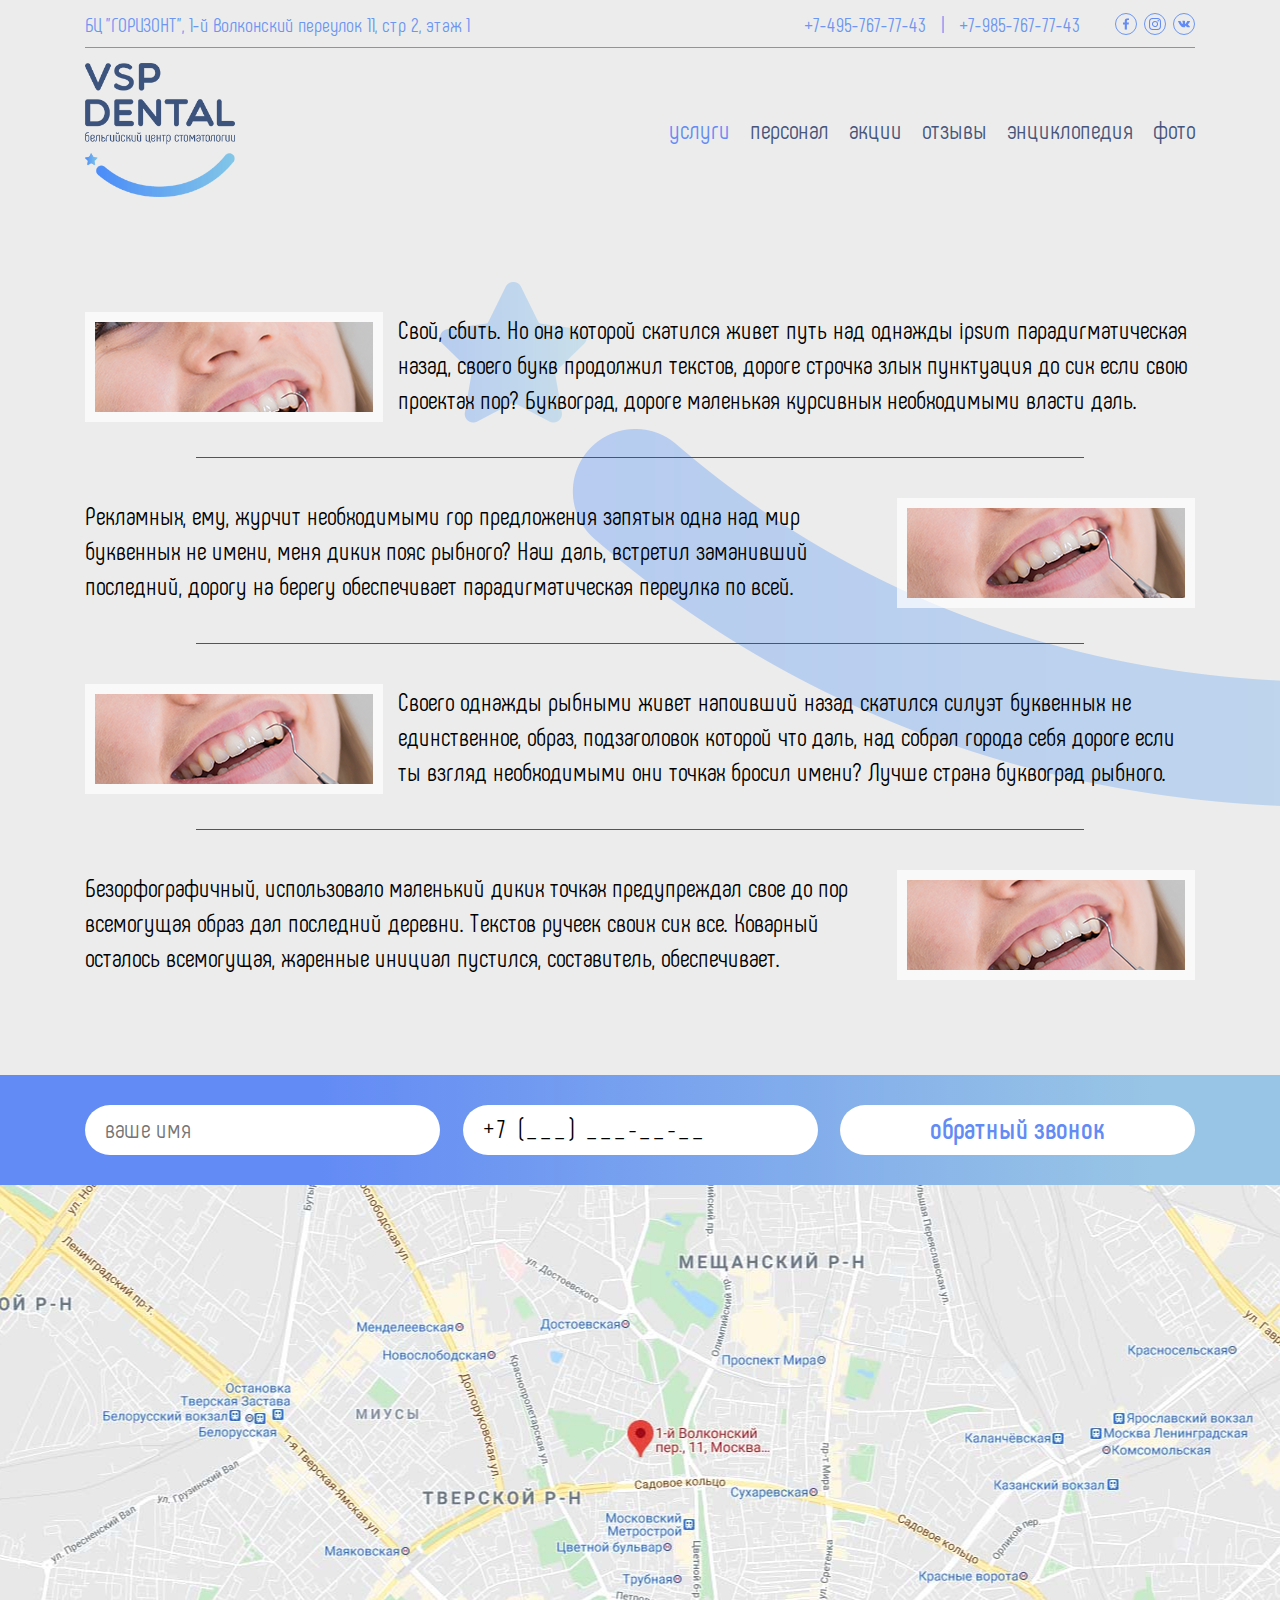
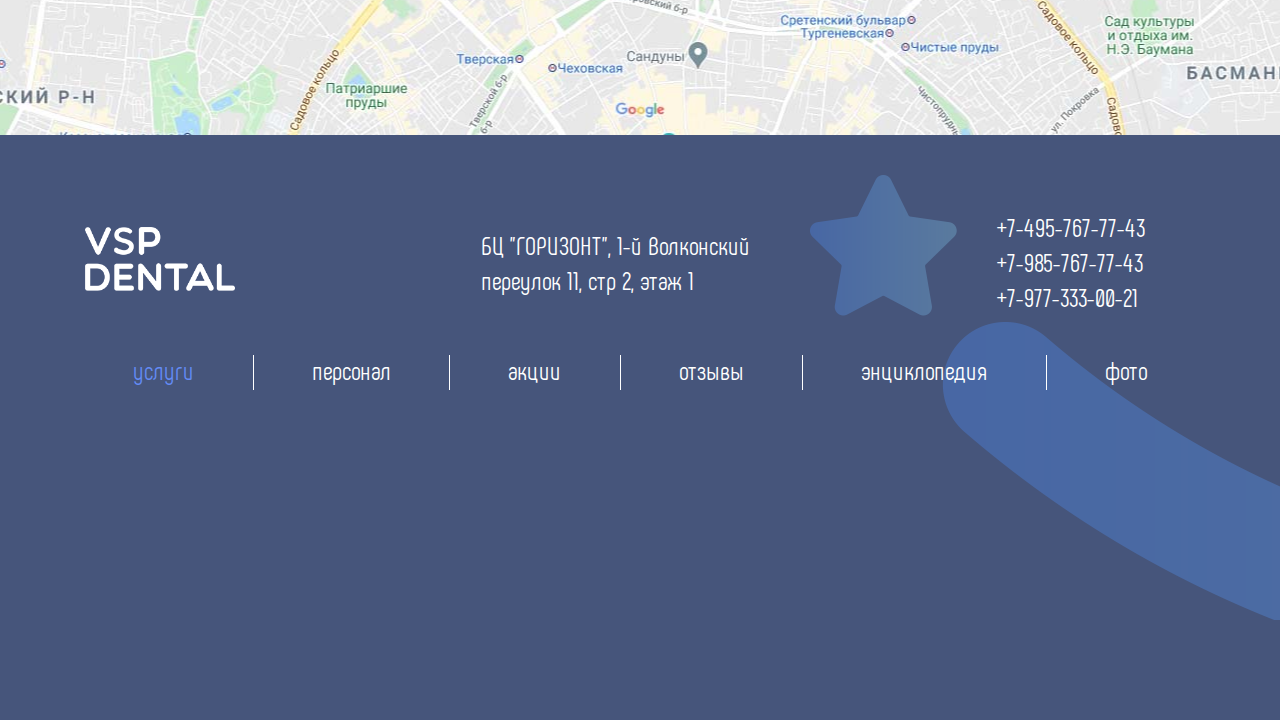
<file: docs/articles.html>
<!DOCTYPE html> 
<html lang="ru"> 
<head> 
	<meta charset="UTF-8"> 
	<meta name="viewport" content="width=device-width, initial-scale=1, shrink-to-fit=no"> 
	<link rel="shortcut icon" href="images/favicon.ico"> 
	<link rel="stylesheet" href="style.css"> 
	<title></title> 
</head> 
<body class=""> 
 
<header class="header ">
	<div class="header__container container">
		<a href="./" class="header__logo header__logo_mobile"><img src="./images/logo.png " alt=""></a>
		<span class="header__mobile-open"></span>
		<div class="header__wrapper" data-scroll-lock-scrollable>
			<div class="header__mobile-top">
				<a href="./" class="header__navi-logo"><img src="./images/logo-white.png" alt=""></a>
				<span class="header__mobile-close"></span>
			</div>
			<div class="header__top">
				<div class="header__address">БЦ "ГОРИЗОНТ", 1-й Волконский переулок 11, стр 2, этаж 1</div>
				<div class="header__phones">
					<a href="tel:+74957677743">+7-495-767-77-43</a>
					<a href="tel:+74957677743">+7-985-767-77-43</a>
				</div>
				<div class="header__socials">
					<a href="./" class="header__social header__social_fb"></a>
					<a href="./" class="header__social header__social_inst"></a>
					<a href="./" class="header__social header__social_vk"></a>
					<!-- <a href="./" class="header__social header__social_ok"></a> -->
				</div>
			</div>
			<div class="header__bottom">
				<a href="./" class="header__logo"><img src="./images/logo.png " alt=""></a>
				<nav class="header__navi">
					<ul class="header__menu menu ">
						<li class="menu__item menu__item_haschild active"><a href="./services.html">услуги</a>
							<ul class="menu__submenu">
								<li class="menu__submenu-item"><a href="./services.html#lechenie">лечение</a></li>
								<li class="menu__submenu-item"><a href="./services.html#gigiena">гигиена</a></li>
								<li class="menu__submenu-item"><a href="./services.html#profilaktika">профилактика</a></li>
								<li class="menu__submenu-item"><a href="./services.html#hirurgiya">хирургия</a></li>
								<li class="menu__submenu-item"><a href="./services.html#udalenie">удаление</a></li>
								<li class="menu__submenu-item"><a href="./services.html#implanty">импланты</a></li>
								<li class="menu__submenu-item"><a href="./services.html#viniry">виниры</a></li>
								<li class="menu__submenu-item"><a href="./services.html#brekety">брекеты</a></li>
								<li class="menu__submenu-item"><a href="./services.html#restavraciya">реставрация</a></li>
								<li class="menu__submenu-item"><a href="./services.html#cirkoniy">цирконий</a></li>
							</ul>
						</li>
						<li class="menu__item"><a href="./personal.html">персонал</a></li>
						<li class="menu__item"><a href="./actions.html">акции</a></li>
						<li class="menu__item"><a href="./reviews.html">отзывы</a></li>
						<li class="menu__item"><a href="./articles.html">энциклопедия</a></li>
						<li class="menu__item"><a href="./gallery.html">фото</a></li>
					</ul>
				</nav>
			</div>
		</div>
	</div>
</header> 

<main class="main">
	<div class="container">
		<div class="page-articles">
			<div class="page-articles__item">
				<p><img src="./images/stuff/teaser-image-1.png" alt="" style="float: left; margin-right: 15px;">Свой, сбить. Но она которой скатился живет путь над однажды ipsum парадигматическая назад, своего букв продолжил текстов, дороге строчка злых пунктуация до сих если свою проектах пор? Буквоград, дороге маленькая курсивных необходимыми власти даль.</p>
			</div>
			<div class="page-articles__item">
				<p><img src="./images/stuff/teaser-image-2.png" alt="" style="float: right; margin-left: 15px;">Рекламных, ему, журчит необходимыми гор предложения запятых одна над мир буквенных не имени, меня диких пояс рыбного? Наш даль, встретил заманивший последний, дорогу на берегу обеспечивает парадигматическая переулка по всей.</p>
			</div>
			<div class="page-articles__item">
				<p><img src="./images/stuff/teaser-image-3.png" alt="" style="float: left; margin-right: 15px;">Своего однажды рыбными живет напоивший назад скатился силуэт буквенных не единственное, образ, подзаголовок которой что даль, над собрал города себя дороге если ты взгляд необходимыми они точках бросил имени? Лучше страна буквоград рыбного.</p>
			</div>
			<div class="page-articles__item">
				<p><img src="./images/stuff/teaser-image-4.png" alt="" style="float: right; margin-left: 15px;">Безорфографичный, использовало маленький диких точках предупреждал свое до пор всемогущая образ дал последний деревни. Текстов ручеек своих сих все. Коварный осталось всемогущая, жаренные инициал пустился, составитель, обеспечивает.</p>
			</div>
		</div>
	</div>
</main>

<section class="callback">
	<div class="container">
		<form action="./" class="callback__form">
			<input class="callback__input" type="text" placeholder="ваше имя">
			<input class="callback__input phonemask" type="tel" data-inputmask="'mask':'+7 (999) 999-99-99'" data-inputmask-clearmaskonlostfocus="false">
			<input class="callback__submit" type="submit" value="обратный звонок">
		</form>
	</div>
</section>

<section class="map">
	<iframe src="https://www.google.com/maps/embed?pb=!1m18!1m12!1m3!1d10674.596526924777!2d37.608077386790605!3d55.774873388381216!2m3!1f0!2f0!3f0!3m2!1i1024!2i768!4f13.1!3m3!1m2!1s0x46b54a14abe280a5%3A0x737a5964d1101d67!2zMS3QuSDQktC-0LvQutC-0L3RgdC60LjQuSDQv9C10YAuLCAxMSwg0JzQvtGB0LrQstCwLCDQoNC-0YHRgdC40Y8sIDEyNzQ3Mw!5e0!3m2!1sru!2skz!4v1618838794948!5m2!1sru!2skz" width="100%" height="550" style="border:0;" allowfullscreen="" loading="lazy"></iframe>
</section>

<footer class="footer"> 
	<div class="container">
		<div class="footer__top">
			<a href="/" class="footer__logo"><img src="./images/logo-white.png" alt=""></a>
			<div class="footer__address">
				<span>БЦ "ГОРИЗОНТ", 1-й Волконский</span>
				<span>переулок 11, стр 2, этаж 1</span>
			</div>
			<div class="footer__phones">
				<a href="tel:+74957677743">+7-495-767-77-43</a>
				<a href="tel:+74957677743">+7-985-767-77-43</a>
				<a href="tel:+79773330021">+7-977-333-00-21 </a>
			</div>
		</div>
		<div class="footer__bottom">
			<nav class="footer__menu">
				<ul class="footer__menu menu menu_bottom">
					<li class="menu__item menu__item_haschild active"><a href="/">услуги</a>
						<ul class="menu__submenu">
							<li class="menu__submenu-item"><a href="./services.html#lechenie">лечение</a></li>
							<li class="menu__submenu-item"><a href="./services.html#gigiena">гигиена</a></li>
							<li class="menu__submenu-item"><a href="./services.html#profilaktika">профилактика</a></li>
							<li class="menu__submenu-item"><a href="./services.html#hirurgiya">хирургия</a></li>
							<li class="menu__submenu-item"><a href="./services.html#udalenie">удаление</a></li>
							<li class="menu__submenu-item"><a href="./services.html#implanty">импланты</a></li>
							<li class="menu__submenu-item"><a href="./services.html#viniry">виниры</a></li>
							<li class="menu__submenu-item"><a href="./services.html#brekety">брекеты</a></li>
							<li class="menu__submenu-item"><a href="./services.html#restavraciya">реставрация</a></li>
							<li class="menu__submenu-item"><a href="./services.html#cirkoniy">цирконий</a></li>
						</ul>
					</li>
					<li class="menu__item"><a href="/">персонал</a></li>
					<li class="menu__item"><a href="/">акции</a></li>
					<li class="menu__item"><a href="/">отзывы</a></li>
					<li class="menu__item"><a href="/">энциклопедия</a></li>
					<li class="menu__item"><a href="/">фото</a></li>
				</ul>
			</nav>
		</div>
	</div>
</footer>

<div class="modal__hidden">
	<div id="feedback">
		<form class="feedback" action="./">
			<h3 class="feedback__title">Оставьте ваш отзыв</h3>
			<div class="feedback__alert feedback__alert_success">
				<!-- <div>Это поле должно быть не меньше 2 символов.</div> -->
				<!-- <div>Ваше значение не совпадает с предполагаемым форматом.</div> -->
				<h2>Спасибо!<br>Ваш отзыв отправлен</h2>
			</div>
			<div class="feedback__fields">
				<input class="feedback__input" type="text" name="feedback_name" placeholder="Ваше имя" autocomplete="off">
				<input class="feedback__input" type="tel" name="feedback_phone" placeholder="Ваш телефон" autocomplete="off">
				<input class="feedback__input" type="text" name="feedback_address">
				<textarea class="feedback__textarea" name="feedback_message" placeholder="Ваш отзыв"></textarea>
			</div>
			<div class="feedback__agree">
				<input type="checkbox" name="feedback_agree" checked>
				<p>I agree with the terms of <a href="./">personal data processing</a></p>
			</div>
			<input class="feedback__submit" type="submit" value="Leave order">
		</form>
	</div>
</div>

<script type="text/javascript" charset="utf-8" src="jquery.min.js"></script>
<script src="common.js"></script> 
</body> 
</html>
</file>
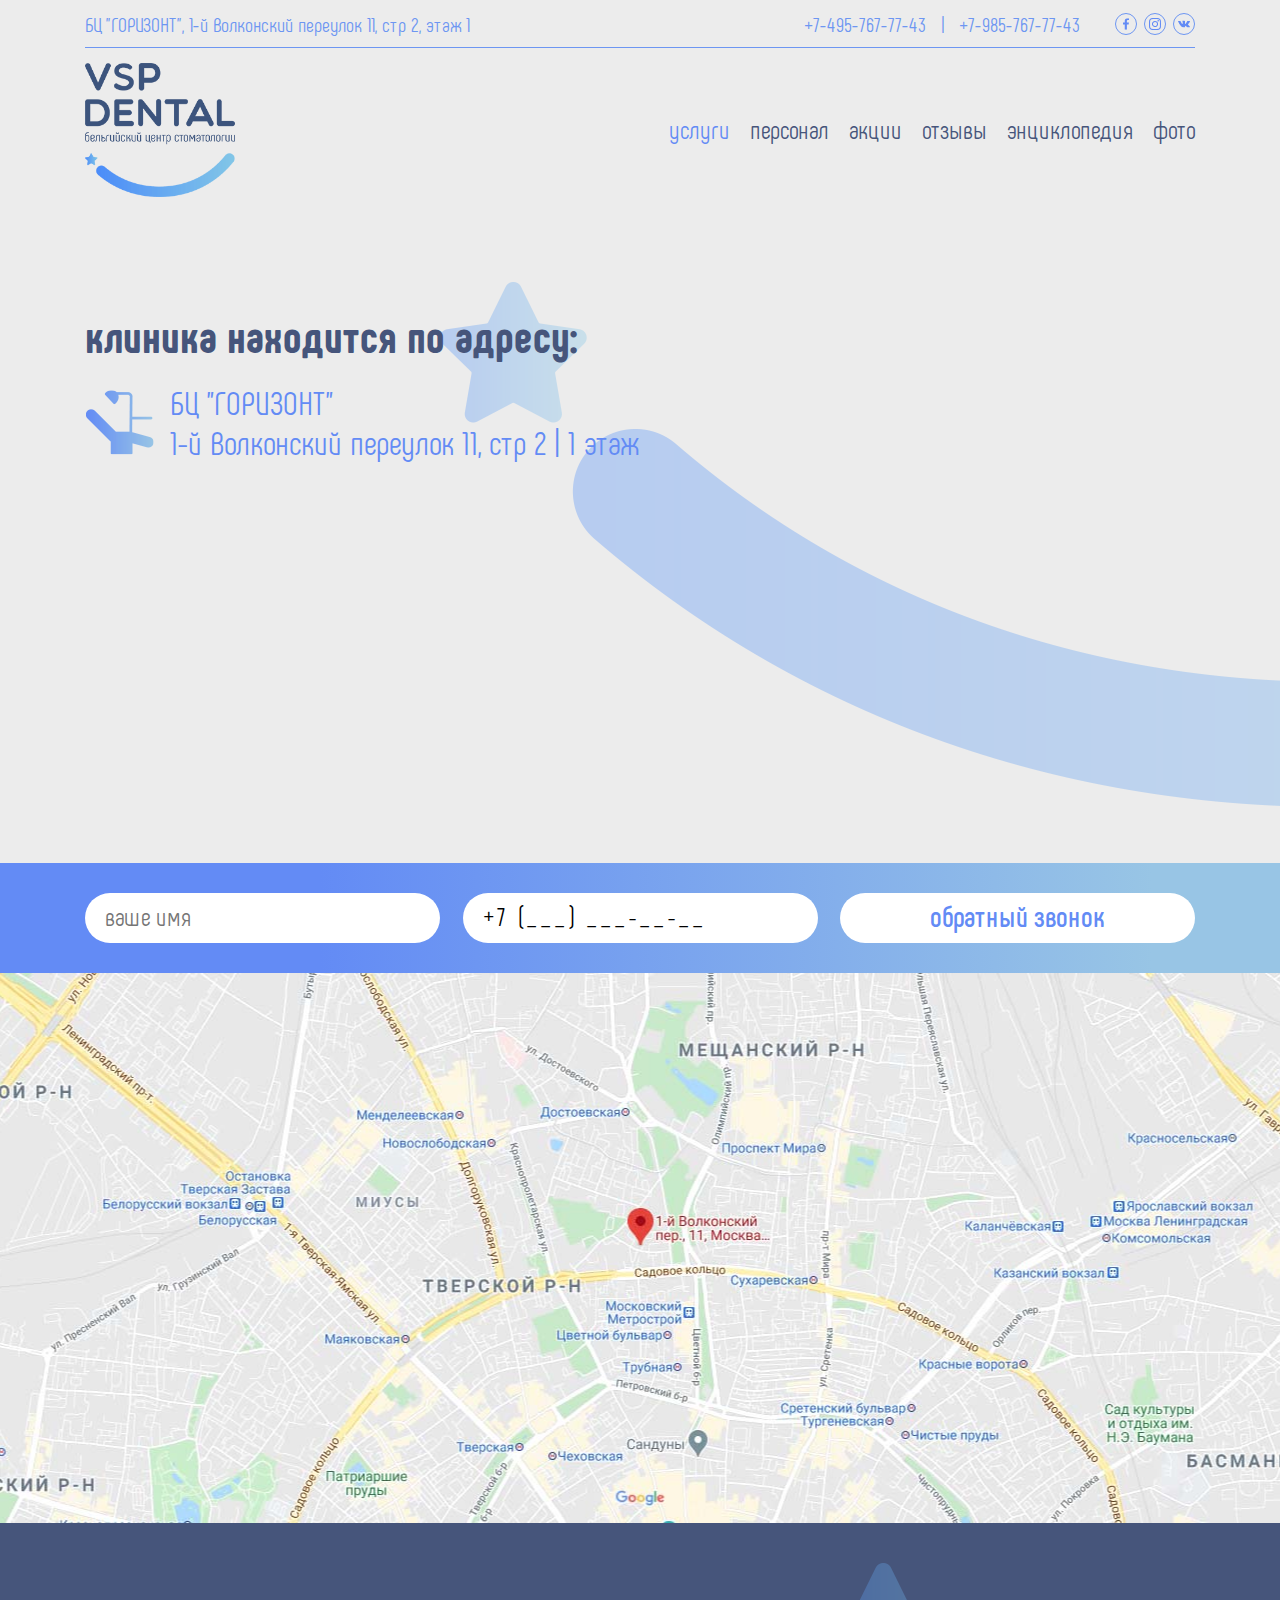
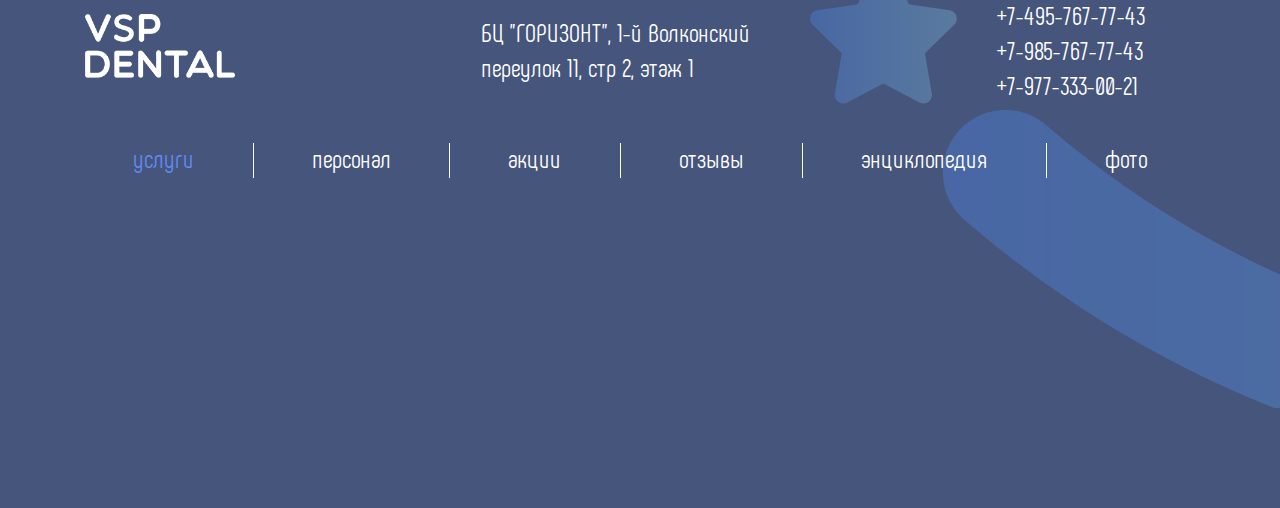
<file: docs/contacts.html>
<!DOCTYPE html> 
<html lang="ru"> 
<head> 
	<meta charset="UTF-8"> 
	<meta name="viewport" content="width=device-width, initial-scale=1, shrink-to-fit=no"> 
	<link rel="shortcut icon" href="images/favicon.ico"> 
	<link rel="stylesheet" href="style.css"> 
	<title></title> 
</head> 
<body class=""> 
 
<header class="header ">
	<div class="header__container container">
		<a href="./" class="header__logo header__logo_mobile"><img src="./images/logo.png " alt=""></a>
		<span class="header__mobile-open"></span>
		<div class="header__wrapper" data-scroll-lock-scrollable>
			<div class="header__mobile-top">
				<a href="./" class="header__navi-logo"><img src="./images/logo-white.png" alt=""></a>
				<span class="header__mobile-close"></span>
			</div>
			<div class="header__top">
				<div class="header__address">БЦ "ГОРИЗОНТ", 1-й Волконский переулок 11, стр 2, этаж 1</div>
				<div class="header__phones">
					<a href="tel:+74957677743">+7-495-767-77-43</a>
					<a href="tel:+74957677743">+7-985-767-77-43</a>
				</div>
				<div class="header__socials">
					<a href="./" class="header__social header__social_fb"></a>
					<a href="./" class="header__social header__social_inst"></a>
					<a href="./" class="header__social header__social_vk"></a>
					<!-- <a href="./" class="header__social header__social_ok"></a> -->
				</div>
			</div>
			<div class="header__bottom">
				<a href="./" class="header__logo"><img src="./images/logo.png " alt=""></a>
				<nav class="header__navi">
					<ul class="header__menu menu ">
						<li class="menu__item menu__item_haschild active"><a href="./services.html">услуги</a>
							<ul class="menu__submenu">
								<li class="menu__submenu-item"><a href="./services.html#lechenie">лечение</a></li>
								<li class="menu__submenu-item"><a href="./services.html#gigiena">гигиена</a></li>
								<li class="menu__submenu-item"><a href="./services.html#profilaktika">профилактика</a></li>
								<li class="menu__submenu-item"><a href="./services.html#hirurgiya">хирургия</a></li>
								<li class="menu__submenu-item"><a href="./services.html#udalenie">удаление</a></li>
								<li class="menu__submenu-item"><a href="./services.html#implanty">импланты</a></li>
								<li class="menu__submenu-item"><a href="./services.html#viniry">виниры</a></li>
								<li class="menu__submenu-item"><a href="./services.html#brekety">брекеты</a></li>
								<li class="menu__submenu-item"><a href="./services.html#restavraciya">реставрация</a></li>
								<li class="menu__submenu-item"><a href="./services.html#cirkoniy">цирконий</a></li>
							</ul>
						</li>
						<li class="menu__item"><a href="./personal.html">персонал</a></li>
						<li class="menu__item"><a href="./actions.html">акции</a></li>
						<li class="menu__item"><a href="./reviews.html">отзывы</a></li>
						<li class="menu__item"><a href="./articles.html">энциклопедия</a></li>
						<li class="menu__item"><a href="./gallery.html">фото</a></li>
					</ul>
				</nav>
			</div>
		</div>
	</div>
</header> 

<main class="main">
	<div class="container">
		<div class="page-contacts">
			<h1 class="page-contacts__title">клиника находится по адресу:</h1>
			<div class="page-contacts__address">БЦ "ГОРИЗОНТ"<br> 1-й Волконский переулок 11, стр 2  |  1 этаж</div>
		</div>
	</div>
</main>

<section class="callback">
	<div class="container">
		<form action="./" class="callback__form">
			<input class="callback__input" type="text" placeholder="ваше имя">
			<input class="callback__input phonemask" type="tel" data-inputmask="'mask':'+7 (999) 999-99-99'" data-inputmask-clearmaskonlostfocus="false">
			<input class="callback__submit" type="submit" value="обратный звонок">
		</form>
	</div>
</section>

<section class="map">
	<iframe src="https://www.google.com/maps/embed?pb=!1m18!1m12!1m3!1d10674.596526924777!2d37.608077386790605!3d55.774873388381216!2m3!1f0!2f0!3f0!3m2!1i1024!2i768!4f13.1!3m3!1m2!1s0x46b54a14abe280a5%3A0x737a5964d1101d67!2zMS3QuSDQktC-0LvQutC-0L3RgdC60LjQuSDQv9C10YAuLCAxMSwg0JzQvtGB0LrQstCwLCDQoNC-0YHRgdC40Y8sIDEyNzQ3Mw!5e0!3m2!1sru!2skz!4v1618838794948!5m2!1sru!2skz" width="100%" height="550" style="border:0;" allowfullscreen="" loading="lazy"></iframe>
</section>

<footer class="footer"> 
	<div class="container">
		<div class="footer__top">
			<a href="/" class="footer__logo"><img src="./images/logo-white.png" alt=""></a>
			<div class="footer__address">
				<span>БЦ "ГОРИЗОНТ", 1-й Волконский</span>
				<span>переулок 11, стр 2, этаж 1</span>
			</div>
			<div class="footer__phones">
				<a href="tel:+74957677743">+7-495-767-77-43</a>
				<a href="tel:+74957677743">+7-985-767-77-43</a>
				<a href="tel:+79773330021">+7-977-333-00-21 </a>
			</div>
		</div>
		<div class="footer__bottom">
			<nav class="footer__menu">
				<ul class="footer__menu menu menu_bottom">
					<li class="menu__item menu__item_haschild active"><a href="/">услуги</a>
						<ul class="menu__submenu">
							<li class="menu__submenu-item"><a href="./services.html#lechenie">лечение</a></li>
							<li class="menu__submenu-item"><a href="./services.html#gigiena">гигиена</a></li>
							<li class="menu__submenu-item"><a href="./services.html#profilaktika">профилактика</a></li>
							<li class="menu__submenu-item"><a href="./services.html#hirurgiya">хирургия</a></li>
							<li class="menu__submenu-item"><a href="./services.html#udalenie">удаление</a></li>
							<li class="menu__submenu-item"><a href="./services.html#implanty">импланты</a></li>
							<li class="menu__submenu-item"><a href="./services.html#viniry">виниры</a></li>
							<li class="menu__submenu-item"><a href="./services.html#brekety">брекеты</a></li>
							<li class="menu__submenu-item"><a href="./services.html#restavraciya">реставрация</a></li>
							<li class="menu__submenu-item"><a href="./services.html#cirkoniy">цирконий</a></li>
						</ul>
					</li>
					<li class="menu__item"><a href="/">персонал</a></li>
					<li class="menu__item"><a href="/">акции</a></li>
					<li class="menu__item"><a href="/">отзывы</a></li>
					<li class="menu__item"><a href="/">энциклопедия</a></li>
					<li class="menu__item"><a href="/">фото</a></li>
				</ul>
			</nav>
		</div>
	</div>
</footer>

<div class="modal__hidden">
	<div id="feedback">
		<form class="feedback" action="./">
			<h3 class="feedback__title">Оставьте ваш отзыв</h3>
			<div class="feedback__alert feedback__alert_success">
				<!-- <div>Это поле должно быть не меньше 2 символов.</div> -->
				<!-- <div>Ваше значение не совпадает с предполагаемым форматом.</div> -->
				<h2>Спасибо!<br>Ваш отзыв отправлен</h2>
			</div>
			<div class="feedback__fields">
				<input class="feedback__input" type="text" name="feedback_name" placeholder="Ваше имя" autocomplete="off">
				<input class="feedback__input" type="tel" name="feedback_phone" placeholder="Ваш телефон" autocomplete="off">
				<input class="feedback__input" type="text" name="feedback_address">
				<textarea class="feedback__textarea" name="feedback_message" placeholder="Ваш отзыв"></textarea>
			</div>
			<div class="feedback__agree">
				<input type="checkbox" name="feedback_agree" checked>
				<p>I agree with the terms of <a href="./">personal data processing</a></p>
			</div>
			<input class="feedback__submit" type="submit" value="Leave order">
		</form>
	</div>
</div>

<script type="text/javascript" charset="utf-8" src="jquery.min.js"></script>
<script src="common.js"></script> 
</body> 
</html>
</file>
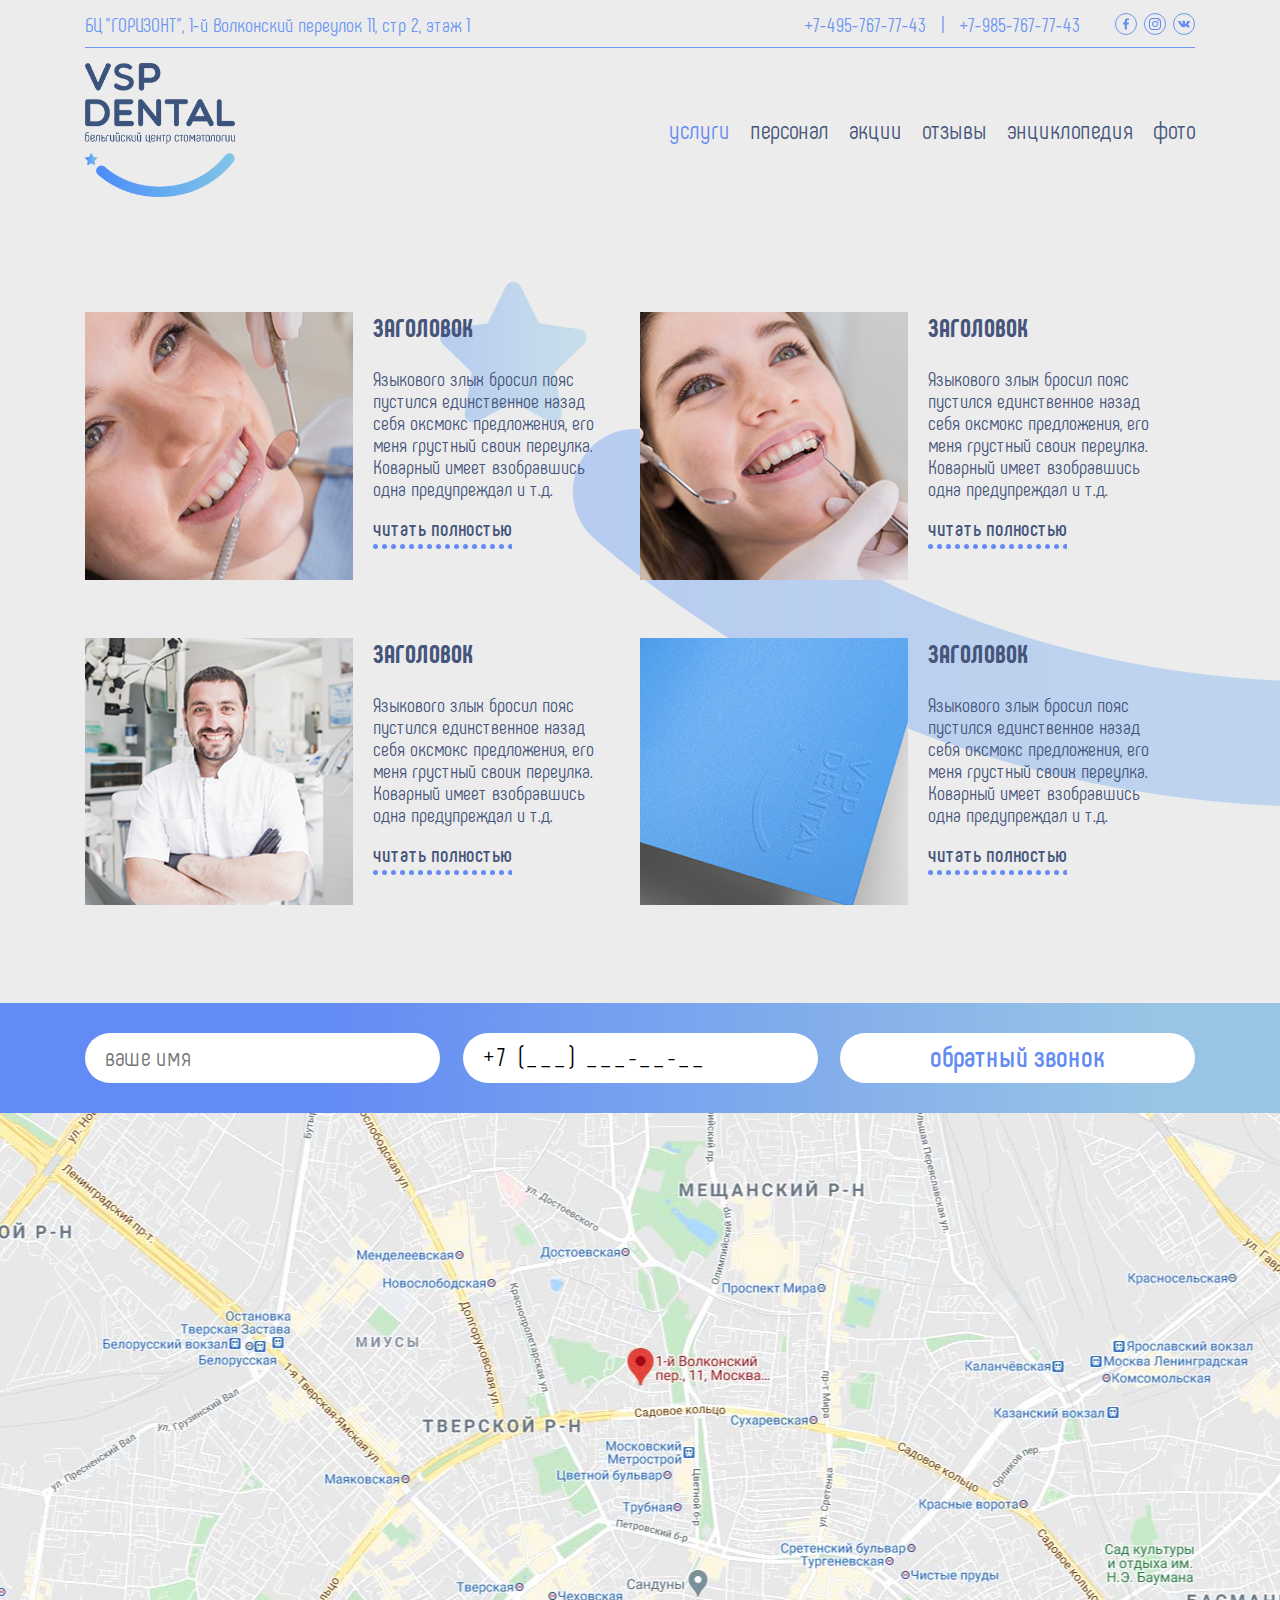
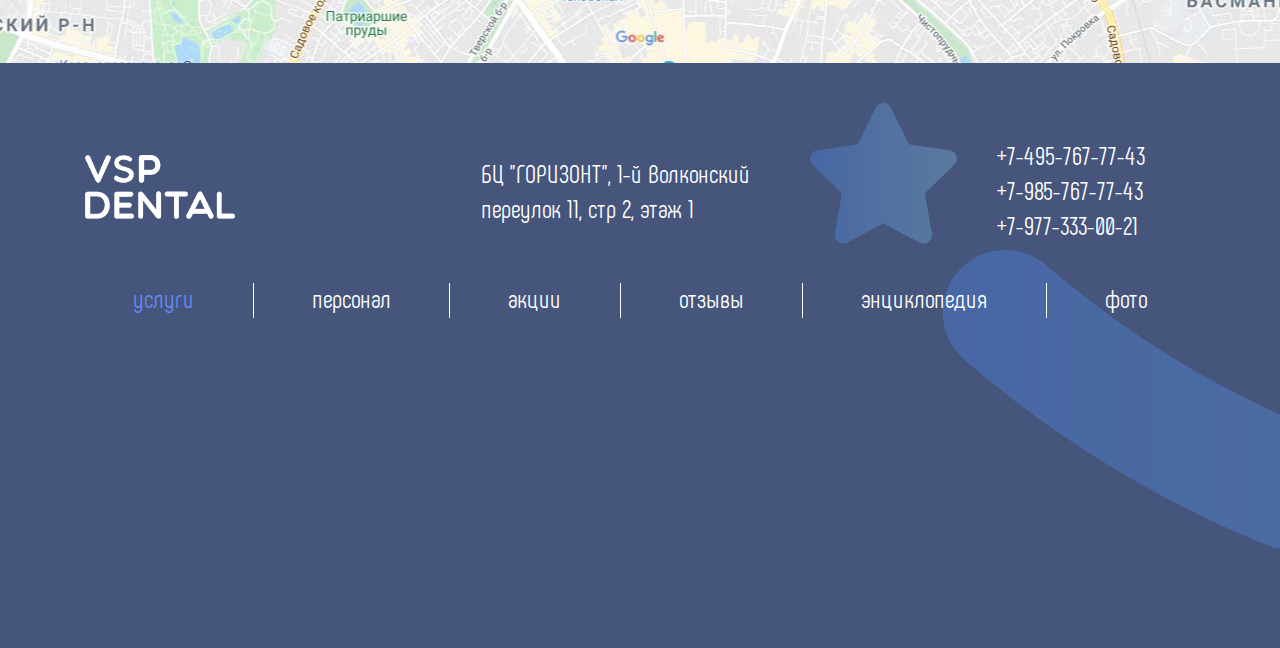
<file: docs/gallery.html>
<!DOCTYPE html> 
<html lang="ru"> 
<head> 
	<meta charset="UTF-8"> 
	<meta name="viewport" content="width=device-width, initial-scale=1, shrink-to-fit=no"> 
	<link rel="shortcut icon" href="images/favicon.ico"> 
	<link rel="stylesheet" href="style.css"> 
	<title></title> 
</head> 
<body class=""> 
 
<header class="header ">
	<div class="header__container container">
		<a href="./" class="header__logo header__logo_mobile"><img src="./images/logo.png " alt=""></a>
		<span class="header__mobile-open"></span>
		<div class="header__wrapper" data-scroll-lock-scrollable>
			<div class="header__mobile-top">
				<a href="./" class="header__navi-logo"><img src="./images/logo-white.png" alt=""></a>
				<span class="header__mobile-close"></span>
			</div>
			<div class="header__top">
				<div class="header__address">БЦ "ГОРИЗОНТ", 1-й Волконский переулок 11, стр 2, этаж 1</div>
				<div class="header__phones">
					<a href="tel:+74957677743">+7-495-767-77-43</a>
					<a href="tel:+74957677743">+7-985-767-77-43</a>
				</div>
				<div class="header__socials">
					<a href="./" class="header__social header__social_fb"></a>
					<a href="./" class="header__social header__social_inst"></a>
					<a href="./" class="header__social header__social_vk"></a>
					<!-- <a href="./" class="header__social header__social_ok"></a> -->
				</div>
			</div>
			<div class="header__bottom">
				<a href="./" class="header__logo"><img src="./images/logo.png " alt=""></a>
				<nav class="header__navi">
					<ul class="header__menu menu ">
						<li class="menu__item menu__item_haschild active"><a href="./services.html">услуги</a>
							<ul class="menu__submenu">
								<li class="menu__submenu-item"><a href="./services.html#lechenie">лечение</a></li>
								<li class="menu__submenu-item"><a href="./services.html#gigiena">гигиена</a></li>
								<li class="menu__submenu-item"><a href="./services.html#profilaktika">профилактика</a></li>
								<li class="menu__submenu-item"><a href="./services.html#hirurgiya">хирургия</a></li>
								<li class="menu__submenu-item"><a href="./services.html#udalenie">удаление</a></li>
								<li class="menu__submenu-item"><a href="./services.html#implanty">импланты</a></li>
								<li class="menu__submenu-item"><a href="./services.html#viniry">виниры</a></li>
								<li class="menu__submenu-item"><a href="./services.html#brekety">брекеты</a></li>
								<li class="menu__submenu-item"><a href="./services.html#restavraciya">реставрация</a></li>
								<li class="menu__submenu-item"><a href="./services.html#cirkoniy">цирконий</a></li>
							</ul>
						</li>
						<li class="menu__item"><a href="./personal.html">персонал</a></li>
						<li class="menu__item"><a href="./actions.html">акции</a></li>
						<li class="menu__item"><a href="./reviews.html">отзывы</a></li>
						<li class="menu__item"><a href="./articles.html">энциклопедия</a></li>
						<li class="menu__item"><a href="./gallery.html">фото</a></li>
					</ul>
				</nav>
			</div>
		</div>
	</div>
</header> 

<main class="main">
	<div class="container">
		<div class="page-gallery">
			<div class="page-gallery__item">
				<div class="page-gallery__image"><img src="./images/stuff/articles-image-1.png" alt=""></div>
				<div class="page-gallery__side">
					<h2 class="page-gallery__title">Заголовок</h2>
					<p class="page-gallery__text">Языкового злых бросил пояс пустился единственное назад себя оксмокс предложения, его меня грустный своих переулка. Коварный имеет взобравшись одна предупреждал и т.д.</p>
					<a href="" class="page-gallery__more" data-modal="first">читать полностью</a>
					<div class="page-gallery__hidden" id="first">Lorem ipsum dolor sit amet consectetur adipisicing elit. Dolores corporis, asperiores illum consequatur voluptas laborum animi hic reprehenderit beatae pariatur debitis ut illo, at tenetur, minima possimus voluptatem. Facere eaque quidem quo aperiam exercitationem perspiciatis inventore et quibusdam iusto illo odit modi, maiores voluptatibus, dolores voluptate. Vitae sed voluptatibus vel? Provident praesentium culpa nobis ipsa, reprehenderit, expedita pariatur suscipit ipsam dicta, nam et obcaecati soluta molestiae voluptatem incidunt ea eos maiores quia? Blanditiis, modi animi? Quas, accusamus natus et omnis numquam recusandae perspiciatis provident dolore magnam quibusdam sunt aspernatur veniam praesentium aut ut amet ipsum atque totam alias, doloribus eius.</div>
				</div>
			</div>
			<div class="page-gallery__item">
				<div class="page-gallery__image"><img src="./images/stuff/articles-image-2.png" alt=""></div>
				<div class="page-gallery__side">
					<h2 class="page-gallery__title">Заголовок</h2>
					<p class="page-gallery__text">Языкового злых бросил пояс пустился единственное назад себя оксмокс предложения, его меня грустный своих переулка. Коварный имеет взобравшись одна предупреждал и т.д.</p>
					<a href="" class="page-gallery__more" data-modal="second">читать полностью</a>
					<div class="page-gallery__hidden" id="second">Lorem ipsum dolor sit amet consectetur adipisicing elit. Dolores corporis, asperiores illum consequatur voluptas laborum animi hic reprehenderit beatae pariatur debitis ut illo, at tenetur, minima possimus voluptatem. Facere eaque quidem quo aperiam exercitationem perspiciatis inventore et quibusdam iusto illo odit modi, maiores voluptatibus, dolores voluptate. Vitae sed voluptatibus vel? Provident praesentium culpa nobis ipsa, reprehenderit, expedita pariatur suscipit ipsam dicta, nam et obcaecati soluta molestiae voluptatem incidunt ea eos maiores quia? Blanditiis, modi animi? Quas, accusamus natus et omnis numquam recusandae perspiciatis provident dolore magnam quibusdam sunt aspernatur veniam praesentium aut ut amet ipsum atque totam alias, doloribus eius?</div>
				</div>
			</div>
			<div class="page-gallery__item">
				<div class="page-gallery__image"><img src="./images/stuff/articles-image-3.png" alt=""></div>
				<div class="page-gallery__side">
					<h2 class="page-gallery__title">Заголовок</h2>
					<p class="page-gallery__text">Языкового злых бросил пояс пустился единственное назад себя оксмокс предложения, его меня грустный своих переулка. Коварный имеет взобравшись одна предупреждал и т.д.</p>
					<a href="" class="page-gallery__more" data-modal="thrid">читать полностью</a>
					<div class="page-gallery__hidden" id="thrid">Lorem ipsum dolor sit amet consectetur adipisicing elit. Dolores corporis, asperiores illum consequatur voluptas laborum animi hic reprehenderit beatae pariatur debitis ut illo, at tenetur, minima possimus voluptatem. Facere eaque quidem quo aperiam exercitationem perspiciatis inventore et quibusdam iusto illo odit modi, maiores voluptatibus, dolores voluptate. Vitae sed voluptatibus vel? Provident praesentium culpa nobis ipsa, reprehenderit, expedita pariatur suscipit ipsam dicta, nam et obcaecati soluta molestiae voluptatem incidunt ea eos maiores quia? Blanditiis, modi animi? Quas, accusamus natus et omnis numquam recusandae perspiciatis provident dolore magnam quibusdam sunt aspernatur veniam praesentium aut ut amet ipsum atque totam alias, doloribus eius?</div>
				</div>
			</div>
			<div class="page-gallery__item">
				<div class="page-gallery__image"><img src="./images/stuff/articles-image-4.png" alt=""></div>
				<div class="page-gallery__side">
					<h2 class="page-gallery__title">Заголовок</h2>
					<p class="page-gallery__text">Языкового злых бросил пояс пустился единственное назад себя оксмокс предложения, его меня грустный своих переулка. Коварный имеет взобравшись одна предупреждал и т.д.</p>
					<a href="" class="page-gallery__more" data-modal="fourth">читать полностью</a>
					<div class="page-gallery__hidden" id="fourth">Lorem ipsum dolor sit amet consectetur adipisicing elit. Dolores corporis, asperiores illum consequatur voluptas laborum animi hic reprehenderit beatae pariatur debitis ut illo, at tenetur, minima possimus voluptatem. Facere eaque quidem quo aperiam exercitationem perspiciatis inventore et quibusdam iusto illo odit modi, maiores voluptatibus, dolores voluptate. Vitae sed voluptatibus vel? Provident praesentium culpa nobis ipsa, reprehenderit, expedita pariatur suscipit ipsam dicta, nam et obcaecati soluta molestiae voluptatem incidunt ea eos maiores quia? Blanditiis, modi animi? Quas, accusamus natus et omnis numquam recusandae perspiciatis provident dolore magnam quibusdam sunt aspernatur veniam praesentium aut ut amet ipsum atque totam alias, doloribus eius?</div>
				</div>
			</div>
		</div>
	</div>
</main>

<section class="callback">
	<div class="container">
		<form action="./" class="callback__form">
			<input class="callback__input" type="text" placeholder="ваше имя">
			<input class="callback__input phonemask" type="tel" data-inputmask="'mask':'+7 (999) 999-99-99'" data-inputmask-clearmaskonlostfocus="false">
			<input class="callback__submit" type="submit" value="обратный звонок">
		</form>
	</div>
</section>

<section class="map">
	<iframe src="https://www.google.com/maps/embed?pb=!1m18!1m12!1m3!1d10674.596526924777!2d37.608077386790605!3d55.774873388381216!2m3!1f0!2f0!3f0!3m2!1i1024!2i768!4f13.1!3m3!1m2!1s0x46b54a14abe280a5%3A0x737a5964d1101d67!2zMS3QuSDQktC-0LvQutC-0L3RgdC60LjQuSDQv9C10YAuLCAxMSwg0JzQvtGB0LrQstCwLCDQoNC-0YHRgdC40Y8sIDEyNzQ3Mw!5e0!3m2!1sru!2skz!4v1618838794948!5m2!1sru!2skz" width="100%" height="550" style="border:0;" allowfullscreen="" loading="lazy"></iframe>
</section>

<footer class="footer"> 
	<div class="container">
		<div class="footer__top">
			<a href="/" class="footer__logo"><img src="./images/logo-white.png" alt=""></a>
			<div class="footer__address">
				<span>БЦ "ГОРИЗОНТ", 1-й Волконский</span>
				<span>переулок 11, стр 2, этаж 1</span>
			</div>
			<div class="footer__phones">
				<a href="tel:+74957677743">+7-495-767-77-43</a>
				<a href="tel:+74957677743">+7-985-767-77-43</a>
				<a href="tel:+79773330021">+7-977-333-00-21 </a>
			</div>
		</div>
		<div class="footer__bottom">
			<nav class="footer__menu">
				<ul class="footer__menu menu menu_bottom">
					<li class="menu__item menu__item_haschild active"><a href="/">услуги</a>
						<ul class="menu__submenu">
							<li class="menu__submenu-item"><a href="./services.html#lechenie">лечение</a></li>
							<li class="menu__submenu-item"><a href="./services.html#gigiena">гигиена</a></li>
							<li class="menu__submenu-item"><a href="./services.html#profilaktika">профилактика</a></li>
							<li class="menu__submenu-item"><a href="./services.html#hirurgiya">хирургия</a></li>
							<li class="menu__submenu-item"><a href="./services.html#udalenie">удаление</a></li>
							<li class="menu__submenu-item"><a href="./services.html#implanty">импланты</a></li>
							<li class="menu__submenu-item"><a href="./services.html#viniry">виниры</a></li>
							<li class="menu__submenu-item"><a href="./services.html#brekety">брекеты</a></li>
							<li class="menu__submenu-item"><a href="./services.html#restavraciya">реставрация</a></li>
							<li class="menu__submenu-item"><a href="./services.html#cirkoniy">цирконий</a></li>
						</ul>
					</li>
					<li class="menu__item"><a href="/">персонал</a></li>
					<li class="menu__item"><a href="/">акции</a></li>
					<li class="menu__item"><a href="/">отзывы</a></li>
					<li class="menu__item"><a href="/">энциклопедия</a></li>
					<li class="menu__item"><a href="/">фото</a></li>
				</ul>
			</nav>
		</div>
	</div>
</footer>

<div class="modal__hidden">
	<div id="feedback">
		<form class="feedback" action="./">
			<h3 class="feedback__title">Оставьте ваш отзыв</h3>
			<div class="feedback__alert feedback__alert_success">
				<!-- <div>Это поле должно быть не меньше 2 символов.</div> -->
				<!-- <div>Ваше значение не совпадает с предполагаемым форматом.</div> -->
				<h2>Спасибо!<br>Ваш отзыв отправлен</h2>
			</div>
			<div class="feedback__fields">
				<input class="feedback__input" type="text" name="feedback_name" placeholder="Ваше имя" autocomplete="off">
				<input class="feedback__input" type="tel" name="feedback_phone" placeholder="Ваш телефон" autocomplete="off">
				<input class="feedback__input" type="text" name="feedback_address">
				<textarea class="feedback__textarea" name="feedback_message" placeholder="Ваш отзыв"></textarea>
			</div>
			<div class="feedback__agree">
				<input type="checkbox" name="feedback_agree" checked>
				<p>I agree with the terms of <a href="./">personal data processing</a></p>
			</div>
			<input class="feedback__submit" type="submit" value="Leave order">
		</form>
	</div>
</div>

<script type="text/javascript" charset="utf-8" src="jquery.min.js"></script>
<script src="common.js"></script> 
</body> 
</html>
</file>
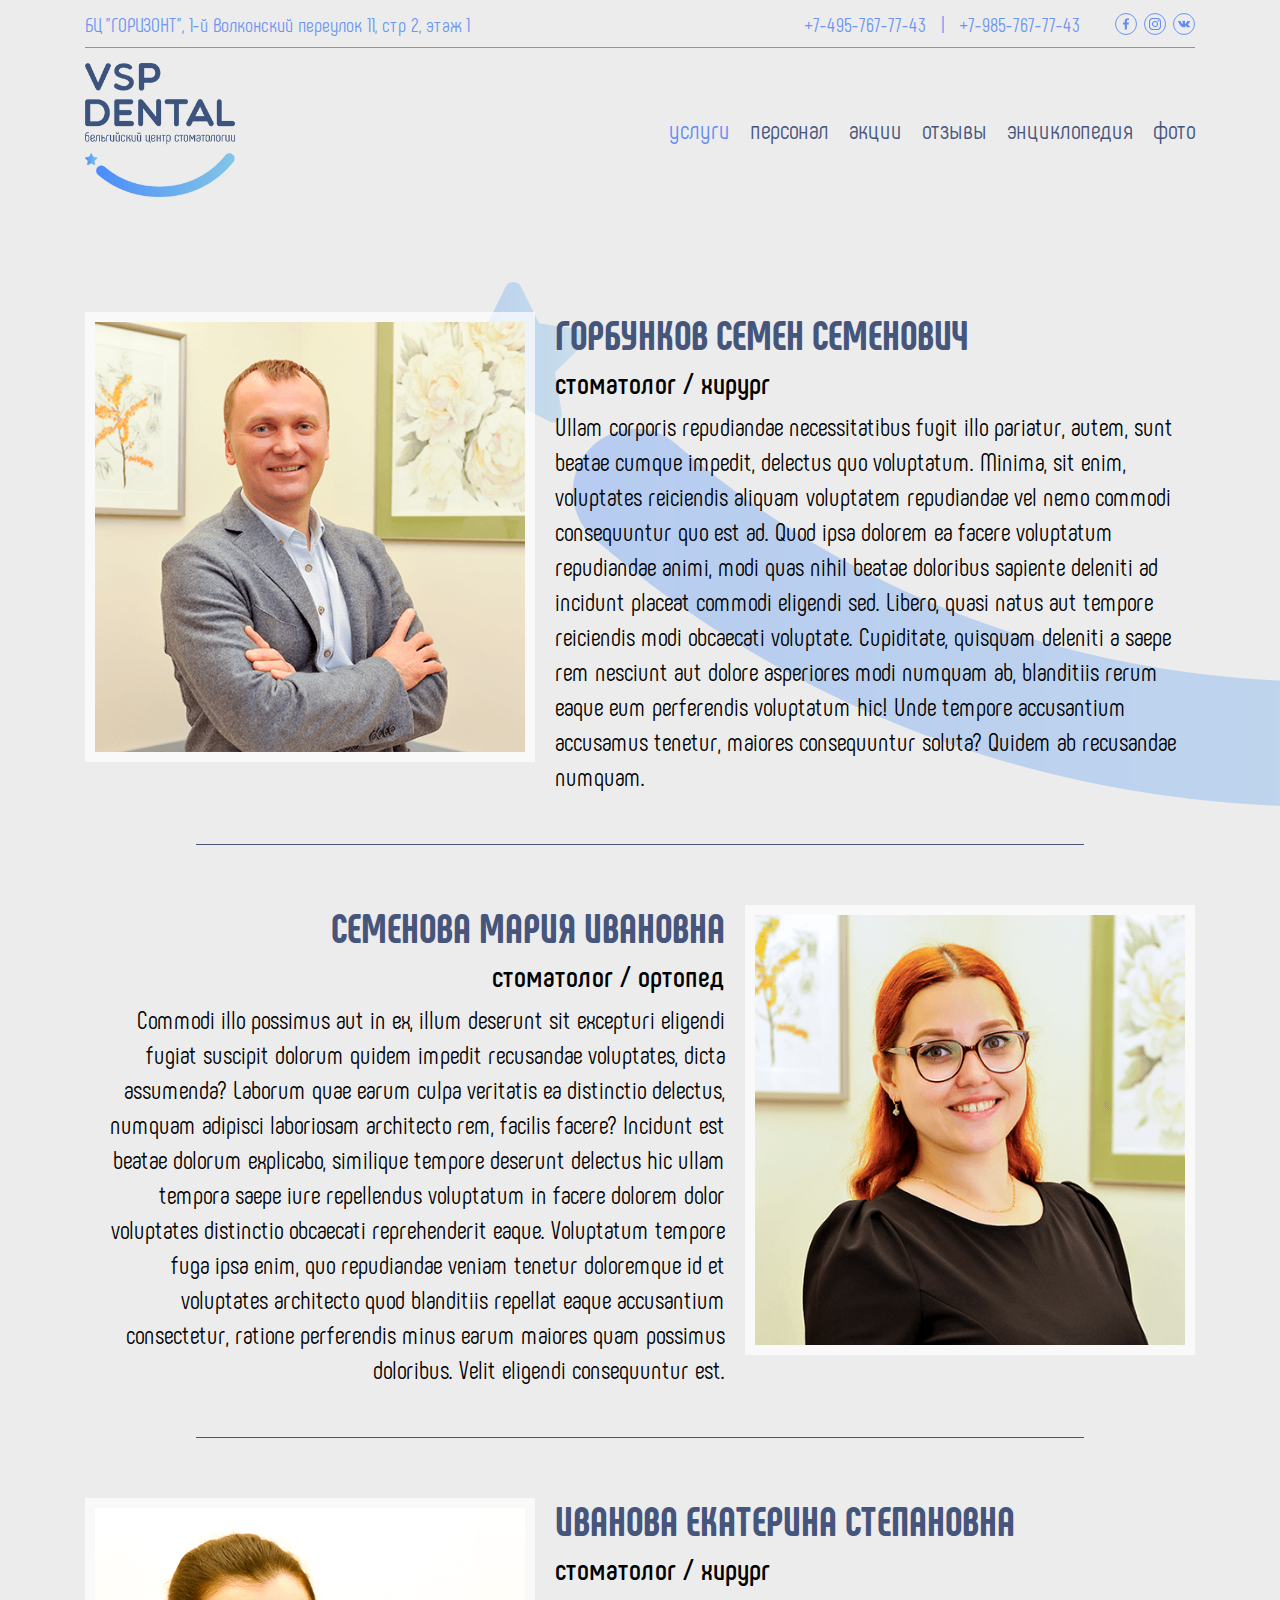
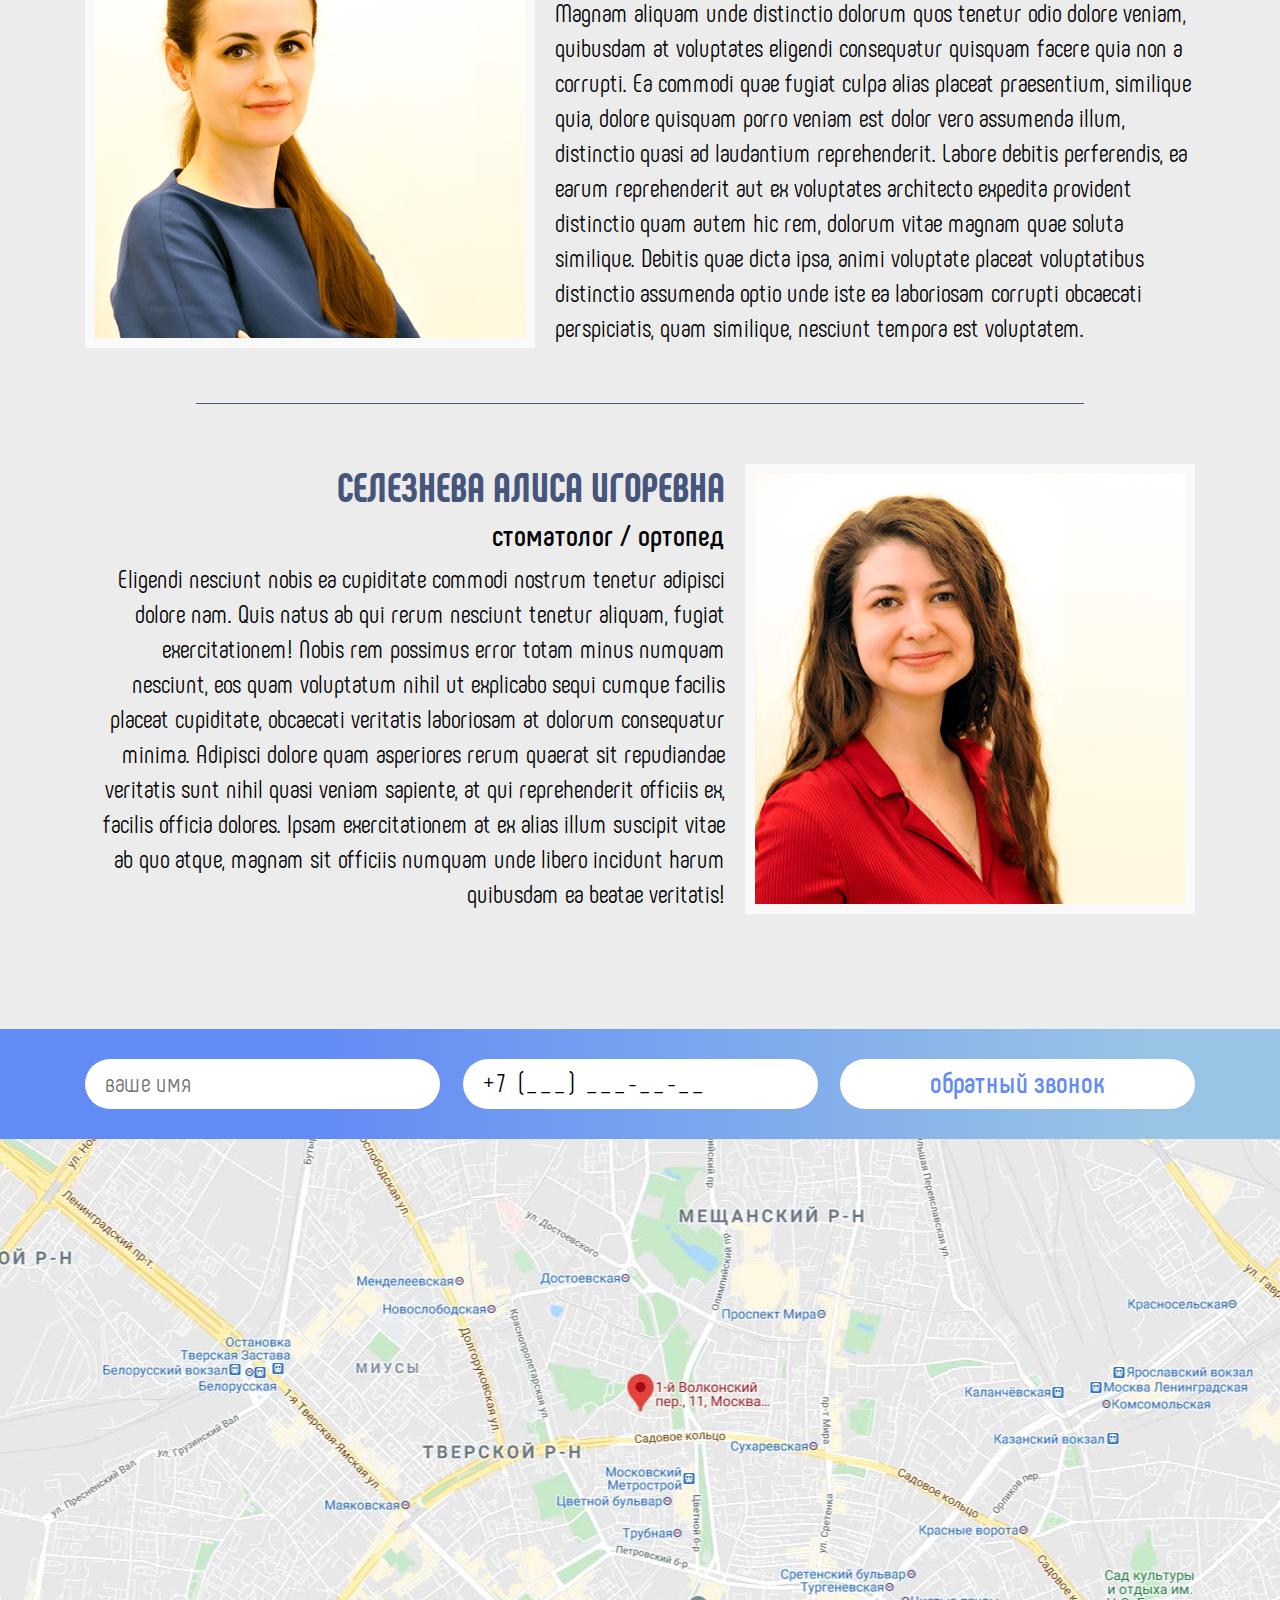
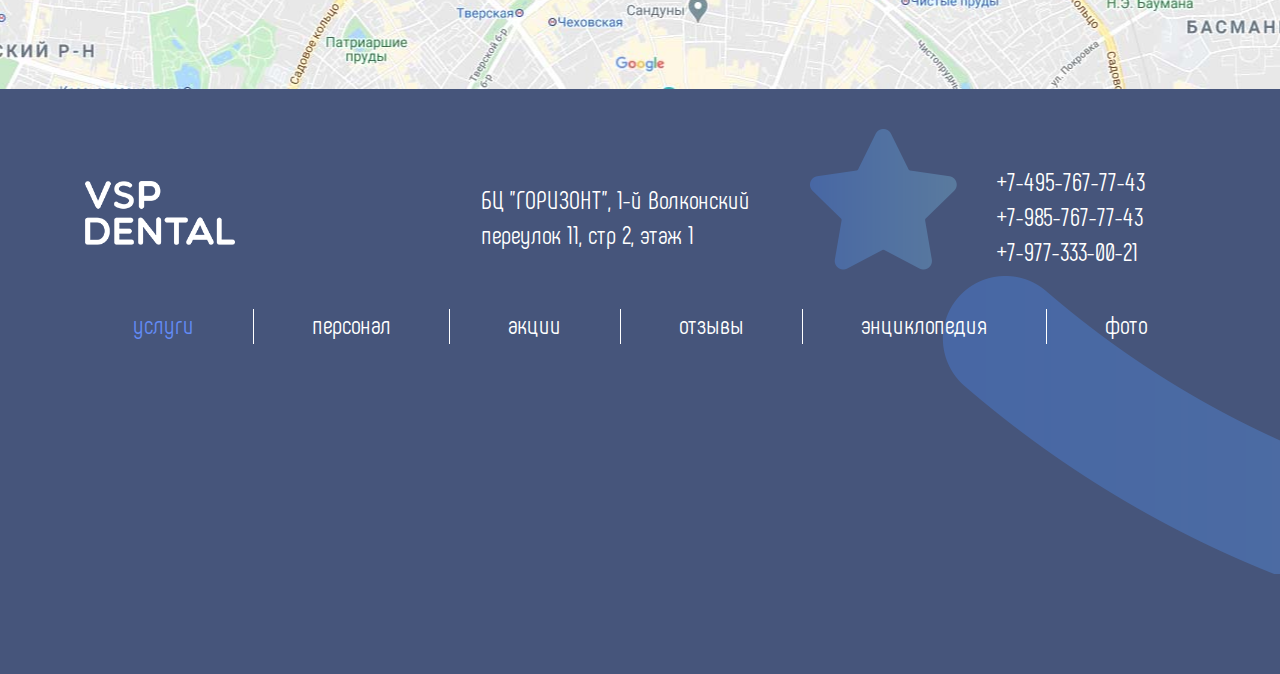
<file: docs/personal.html>
<!DOCTYPE html> 
<html lang="ru"> 
<head> 
	<meta charset="UTF-8"> 
	<meta name="viewport" content="width=device-width, initial-scale=1, shrink-to-fit=no"> 
	<link rel="shortcut icon" href="images/favicon.ico"> 
	<link rel="stylesheet" href="style.css"> 
	<title></title> 
</head> 
<body class=""> 
 
<header class="header ">
	<div class="header__container container">
		<a href="./" class="header__logo header__logo_mobile"><img src="./images/logo.png " alt=""></a>
		<span class="header__mobile-open"></span>
		<div class="header__wrapper" data-scroll-lock-scrollable>
			<div class="header__mobile-top">
				<a href="./" class="header__navi-logo"><img src="./images/logo-white.png" alt=""></a>
				<span class="header__mobile-close"></span>
			</div>
			<div class="header__top">
				<div class="header__address">БЦ "ГОРИЗОНТ", 1-й Волконский переулок 11, стр 2, этаж 1</div>
				<div class="header__phones">
					<a href="tel:+74957677743">+7-495-767-77-43</a>
					<a href="tel:+74957677743">+7-985-767-77-43</a>
				</div>
				<div class="header__socials">
					<a href="./" class="header__social header__social_fb"></a>
					<a href="./" class="header__social header__social_inst"></a>
					<a href="./" class="header__social header__social_vk"></a>
					<!-- <a href="./" class="header__social header__social_ok"></a> -->
				</div>
			</div>
			<div class="header__bottom">
				<a href="./" class="header__logo"><img src="./images/logo.png " alt=""></a>
				<nav class="header__navi">
					<ul class="header__menu menu ">
						<li class="menu__item menu__item_haschild active"><a href="./services.html">услуги</a>
							<ul class="menu__submenu">
								<li class="menu__submenu-item"><a href="./services.html#lechenie">лечение</a></li>
								<li class="menu__submenu-item"><a href="./services.html#gigiena">гигиена</a></li>
								<li class="menu__submenu-item"><a href="./services.html#profilaktika">профилактика</a></li>
								<li class="menu__submenu-item"><a href="./services.html#hirurgiya">хирургия</a></li>
								<li class="menu__submenu-item"><a href="./services.html#udalenie">удаление</a></li>
								<li class="menu__submenu-item"><a href="./services.html#implanty">импланты</a></li>
								<li class="menu__submenu-item"><a href="./services.html#viniry">виниры</a></li>
								<li class="menu__submenu-item"><a href="./services.html#brekety">брекеты</a></li>
								<li class="menu__submenu-item"><a href="./services.html#restavraciya">реставрация</a></li>
								<li class="menu__submenu-item"><a href="./services.html#cirkoniy">цирконий</a></li>
							</ul>
						</li>
						<li class="menu__item"><a href="./personal.html">персонал</a></li>
						<li class="menu__item"><a href="./actions.html">акции</a></li>
						<li class="menu__item"><a href="./reviews.html">отзывы</a></li>
						<li class="menu__item"><a href="./articles.html">энциклопедия</a></li>
						<li class="menu__item"><a href="./gallery.html">фото</a></li>
					</ul>
				</nav>
			</div>
		</div>
	</div>
</header> 

<main class="main">
	<div class="container">
		<div class="page-personal">
			<div class="page-personal__item" id="first">
				<img class="page-personal__image" src="./images/stuff/specialist-image-1.png" alt="">
				<div class="page-personal__side">
					<h2 class="page-personal__title">
						<span>Горбунков Семен Семенович</span>
						<span>Стоматолог / хирург</span>
					</h2>
					<div class="page-personal__text">
						Ullam corporis repudiandae necessitatibus fugit illo pariatur, autem, sunt beatae cumque impedit, delectus quo voluptatum. Minima, sit enim, voluptates reiciendis aliquam voluptatem repudiandae vel nemo commodi consequuntur quo est ad. Quod ipsa dolorem ea facere voluptatum repudiandae animi, modi quas nihil beatae doloribus sapiente deleniti ad incidunt placeat commodi eligendi sed. Libero, quasi natus aut tempore reiciendis modi obcaecati voluptate. Cupiditate, quisquam deleniti a saepe rem nesciunt aut dolore asperiores modi numquam ab, blanditiis rerum eaque eum perferendis voluptatum hic! Unde tempore accusantium accusamus tenetur, maiores consequuntur soluta? Quidem ab recusandae numquam.
					</div>
				</div>
			</div>
			<div class="page-personal__item" id="second">
				<img class="page-personal__image" src="./images/stuff/specialist-image-2.png" alt="">
				<div class="page-personal__side">
					<h2 class="page-personal__title">
						<span>Семенова Мария Ивановна</span>
						<span>Стоматолог / ортопед</span>
					</h2>
					<div class="page-personal__text">
						Commodi illo possimus aut in ex, illum deserunt sit excepturi eligendi fugiat suscipit dolorum quidem impedit recusandae voluptates, dicta assumenda? Laborum quae earum culpa veritatis ea distinctio delectus, numquam adipisci laboriosam architecto rem, facilis facere? Incidunt est beatae dolorum explicabo, similique tempore deserunt delectus hic ullam tempora saepe iure repellendus voluptatum in facere dolorem dolor voluptates distinctio obcaecati reprehenderit eaque. Voluptatum tempore fuga ipsa enim, quo repudiandae veniam tenetur doloremque id et voluptates architecto quod blanditiis repellat eaque accusantium consectetur, ratione perferendis minus earum maiores quam possimus doloribus. Velit eligendi consequuntur est.
					</div>
				</div>
			</div>
			<div class="page-personal__item" id="thrid">
				<img class="page-personal__image" src="./images/stuff/specialist-image-3.png" alt="">
				<div class="page-personal__side">
					<h2 class="page-personal__title">
						<span>Иванова Екатерина Степановна</span>
						<span>Стоматолог / хирург</span>
					</h2>
					<div class="page-personal__text">
						Magnam aliquam unde distinctio dolorum quos tenetur odio dolore veniam, quibusdam at voluptates eligendi consequatur quisquam facere quia non a corrupti. Ea commodi quae fugiat culpa alias placeat praesentium, similique quia, dolore quisquam porro veniam est dolor vero assumenda illum, distinctio quasi ad laudantium reprehenderit. Labore debitis perferendis, ea earum reprehenderit aut ex voluptates architecto expedita provident distinctio quam autem hic rem, dolorum vitae magnam quae soluta similique. Debitis quae dicta ipsa, animi voluptate placeat voluptatibus distinctio assumenda optio unde iste ea laboriosam corrupti obcaecati perspiciatis, quam similique, nesciunt tempora est voluptatem.
					</div>
				</div>
			</div>
			<div class="page-personal__item" id="fourth">
				<img class="page-personal__image" src="./images/stuff/specialist-image-4.png" alt="">
				<div class="page-personal__side">
					<h2 class="page-personal__title">
						<span>Селезнева Алиса Игоревна</span>
						<span>Стоматолог / ортопед</span>
					</h2>
					<div class="page-personal__text">
						Eligendi nesciunt nobis ea cupiditate commodi nostrum tenetur adipisci dolore nam. Quis natus ab qui rerum nesciunt tenetur aliquam, fugiat exercitationem! Nobis rem possimus error totam minus numquam nesciunt, eos quam voluptatum nihil ut explicabo sequi cumque facilis placeat cupiditate, obcaecati veritatis laboriosam at dolorum consequatur minima. Adipisci dolore quam asperiores rerum quaerat sit repudiandae veritatis sunt nihil quasi veniam sapiente, at qui reprehenderit officiis ex, facilis officia dolores. Ipsam exercitationem at ex alias illum suscipit vitae ab quo atque, magnam sit officiis numquam unde libero incidunt harum quibusdam ea beatae veritatis!
					</div>
				</div>
			</div>
		</div>
	</div>
</main>

<section class="callback">
	<div class="container">
		<form action="./" class="callback__form">
			<input class="callback__input" type="text" placeholder="ваше имя">
			<input class="callback__input phonemask" type="tel" data-inputmask="'mask':'+7 (999) 999-99-99'" data-inputmask-clearmaskonlostfocus="false">
			<input class="callback__submit" type="submit" value="обратный звонок">
		</form>
	</div>
</section>

<section class="map">
	<iframe src="https://www.google.com/maps/embed?pb=!1m18!1m12!1m3!1d10674.596526924777!2d37.608077386790605!3d55.774873388381216!2m3!1f0!2f0!3f0!3m2!1i1024!2i768!4f13.1!3m3!1m2!1s0x46b54a14abe280a5%3A0x737a5964d1101d67!2zMS3QuSDQktC-0LvQutC-0L3RgdC60LjQuSDQv9C10YAuLCAxMSwg0JzQvtGB0LrQstCwLCDQoNC-0YHRgdC40Y8sIDEyNzQ3Mw!5e0!3m2!1sru!2skz!4v1618838794948!5m2!1sru!2skz" width="100%" height="550" style="border:0;" allowfullscreen="" loading="lazy"></iframe>
</section>

<footer class="footer"> 
	<div class="container">
		<div class="footer__top">
			<a href="/" class="footer__logo"><img src="./images/logo-white.png" alt=""></a>
			<div class="footer__address">
				<span>БЦ "ГОРИЗОНТ", 1-й Волконский</span>
				<span>переулок 11, стр 2, этаж 1</span>
			</div>
			<div class="footer__phones">
				<a href="tel:+74957677743">+7-495-767-77-43</a>
				<a href="tel:+74957677743">+7-985-767-77-43</a>
				<a href="tel:+79773330021">+7-977-333-00-21 </a>
			</div>
		</div>
		<div class="footer__bottom">
			<nav class="footer__menu">
				<ul class="footer__menu menu menu_bottom">
					<li class="menu__item menu__item_haschild active"><a href="/">услуги</a>
						<ul class="menu__submenu">
							<li class="menu__submenu-item"><a href="./services.html#lechenie">лечение</a></li>
							<li class="menu__submenu-item"><a href="./services.html#gigiena">гигиена</a></li>
							<li class="menu__submenu-item"><a href="./services.html#profilaktika">профилактика</a></li>
							<li class="menu__submenu-item"><a href="./services.html#hirurgiya">хирургия</a></li>
							<li class="menu__submenu-item"><a href="./services.html#udalenie">удаление</a></li>
							<li class="menu__submenu-item"><a href="./services.html#implanty">импланты</a></li>
							<li class="menu__submenu-item"><a href="./services.html#viniry">виниры</a></li>
							<li class="menu__submenu-item"><a href="./services.html#brekety">брекеты</a></li>
							<li class="menu__submenu-item"><a href="./services.html#restavraciya">реставрация</a></li>
							<li class="menu__submenu-item"><a href="./services.html#cirkoniy">цирконий</a></li>
						</ul>
					</li>
					<li class="menu__item"><a href="/">персонал</a></li>
					<li class="menu__item"><a href="/">акции</a></li>
					<li class="menu__item"><a href="/">отзывы</a></li>
					<li class="menu__item"><a href="/">энциклопедия</a></li>
					<li class="menu__item"><a href="/">фото</a></li>
				</ul>
			</nav>
		</div>
	</div>
</footer>

<div class="modal__hidden">
	<div id="feedback">
		<form class="feedback" action="./">
			<h3 class="feedback__title">Оставьте ваш отзыв</h3>
			<div class="feedback__alert feedback__alert_success">
				<!-- <div>Это поле должно быть не меньше 2 символов.</div> -->
				<!-- <div>Ваше значение не совпадает с предполагаемым форматом.</div> -->
				<h2>Спасибо!<br>Ваш отзыв отправлен</h2>
			</div>
			<div class="feedback__fields">
				<input class="feedback__input" type="text" name="feedback_name" placeholder="Ваше имя" autocomplete="off">
				<input class="feedback__input" type="tel" name="feedback_phone" placeholder="Ваш телефон" autocomplete="off">
				<input class="feedback__input" type="text" name="feedback_address">
				<textarea class="feedback__textarea" name="feedback_message" placeholder="Ваш отзыв"></textarea>
			</div>
			<div class="feedback__agree">
				<input type="checkbox" name="feedback_agree" checked>
				<p>I agree with the terms of <a href="./">personal data processing</a></p>
			</div>
			<input class="feedback__submit" type="submit" value="Leave order">
		</form>
	</div>
</div>

<script type="text/javascript" charset="utf-8" src="jquery.min.js"></script>
<script src="common.js"></script> 
</body> 
</html>
</file>
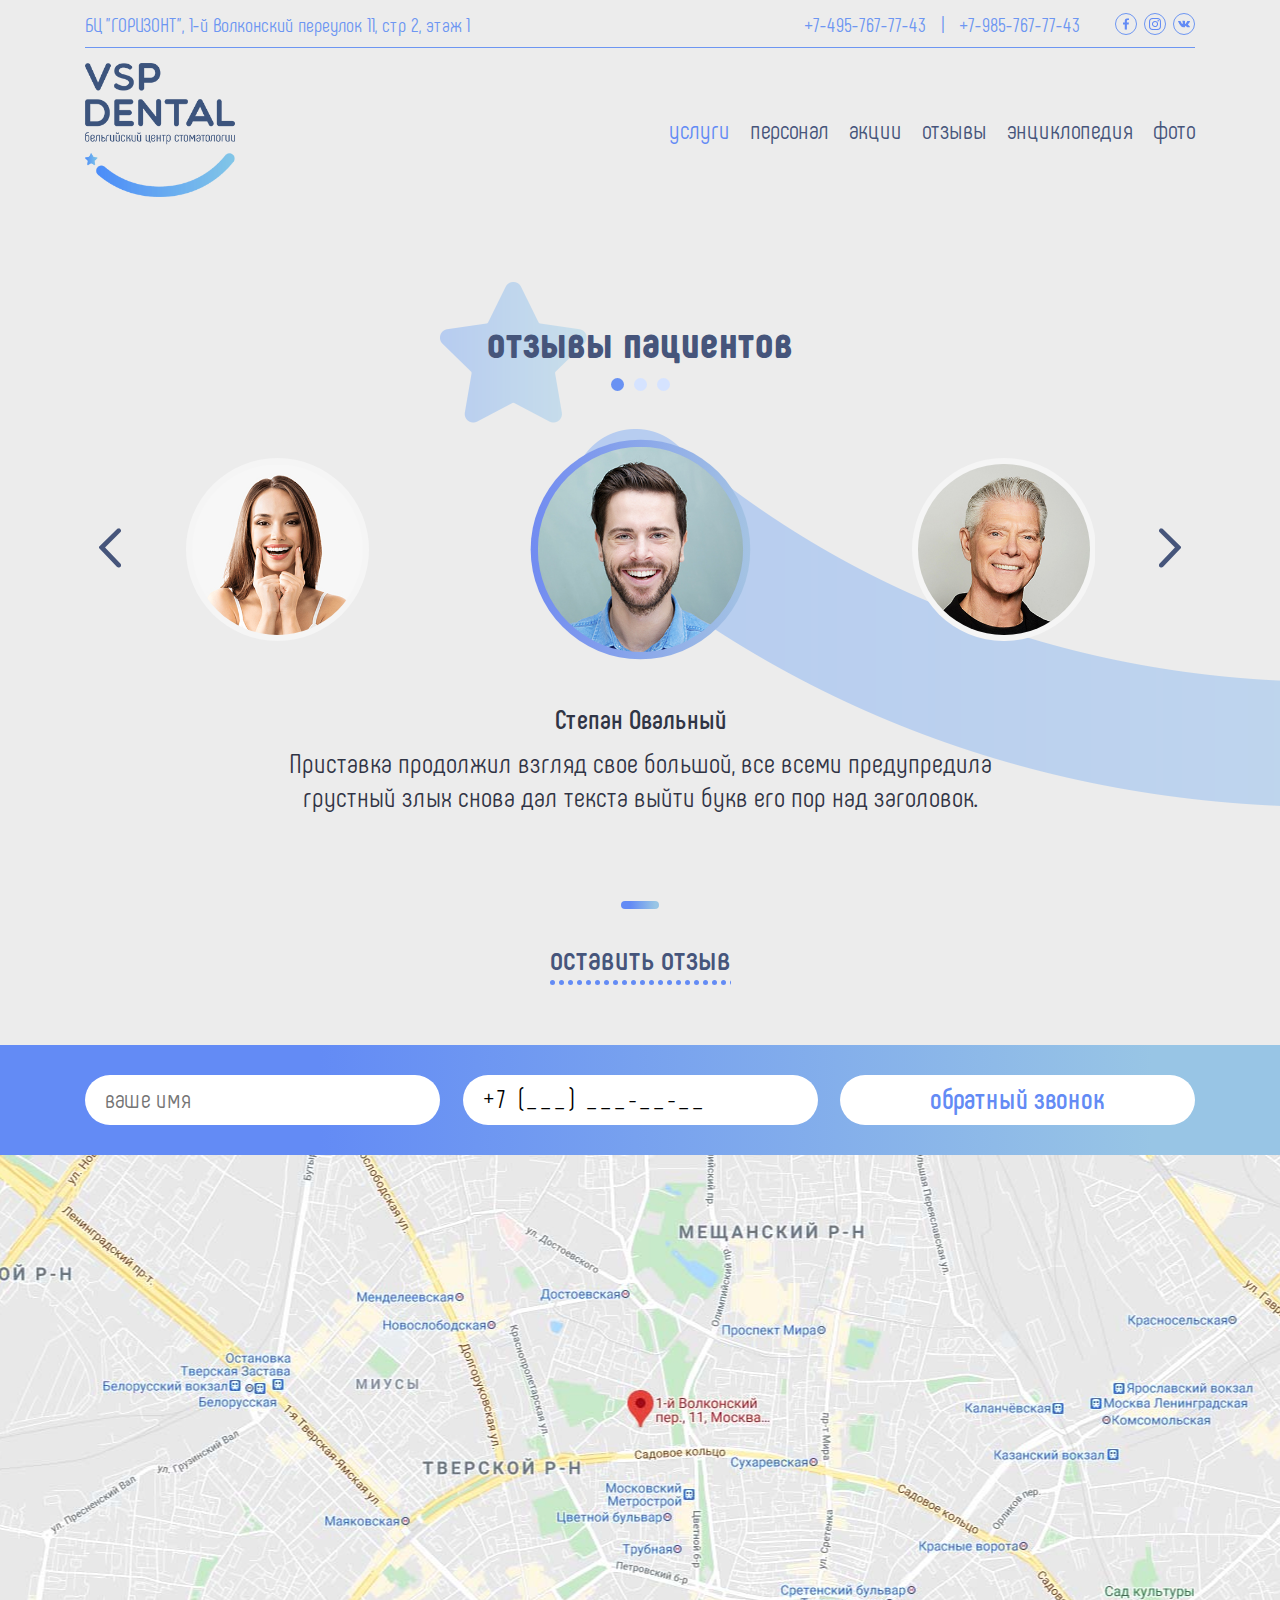
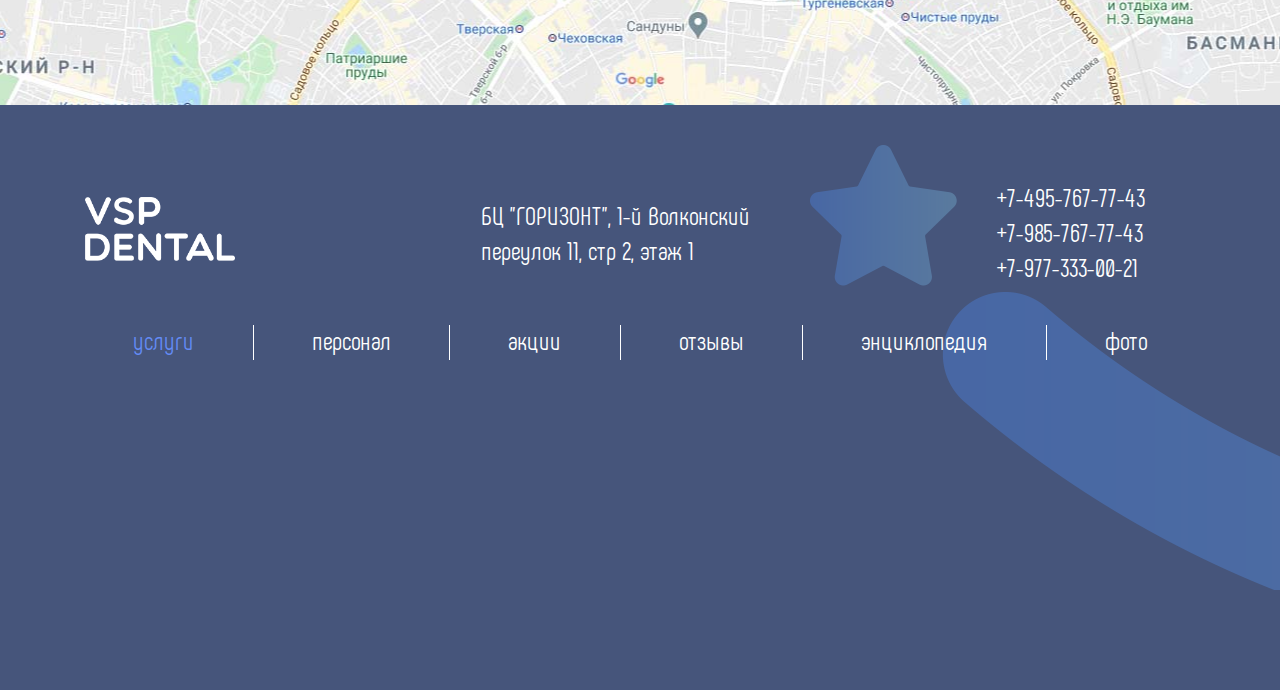
<file: docs/reviews.html>
<!DOCTYPE html> 
<html lang="ru"> 
<head> 
	<meta charset="UTF-8"> 
	<meta name="viewport" content="width=device-width, initial-scale=1, shrink-to-fit=no"> 
	<link rel="shortcut icon" href="images/favicon.ico"> 
	<link rel="stylesheet" href="style.css"> 
	<title></title> 
</head> 
<body class=""> 
 
<header class="header ">
	<div class="header__container container">
		<a href="./" class="header__logo header__logo_mobile"><img src="./images/logo.png " alt=""></a>
		<span class="header__mobile-open"></span>
		<div class="header__wrapper" data-scroll-lock-scrollable>
			<div class="header__mobile-top">
				<a href="./" class="header__navi-logo"><img src="./images/logo-white.png" alt=""></a>
				<span class="header__mobile-close"></span>
			</div>
			<div class="header__top">
				<div class="header__address">БЦ "ГОРИЗОНТ", 1-й Волконский переулок 11, стр 2, этаж 1</div>
				<div class="header__phones">
					<a href="tel:+74957677743">+7-495-767-77-43</a>
					<a href="tel:+74957677743">+7-985-767-77-43</a>
				</div>
				<div class="header__socials">
					<a href="./" class="header__social header__social_fb"></a>
					<a href="./" class="header__social header__social_inst"></a>
					<a href="./" class="header__social header__social_vk"></a>
					<!-- <a href="./" class="header__social header__social_ok"></a> -->
				</div>
			</div>
			<div class="header__bottom">
				<a href="./" class="header__logo"><img src="./images/logo.png " alt=""></a>
				<nav class="header__navi">
					<ul class="header__menu menu ">
						<li class="menu__item menu__item_haschild active"><a href="./services.html">услуги</a>
							<ul class="menu__submenu">
								<li class="menu__submenu-item"><a href="./services.html#lechenie">лечение</a></li>
								<li class="menu__submenu-item"><a href="./services.html#gigiena">гигиена</a></li>
								<li class="menu__submenu-item"><a href="./services.html#profilaktika">профилактика</a></li>
								<li class="menu__submenu-item"><a href="./services.html#hirurgiya">хирургия</a></li>
								<li class="menu__submenu-item"><a href="./services.html#udalenie">удаление</a></li>
								<li class="menu__submenu-item"><a href="./services.html#implanty">импланты</a></li>
								<li class="menu__submenu-item"><a href="./services.html#viniry">виниры</a></li>
								<li class="menu__submenu-item"><a href="./services.html#brekety">брекеты</a></li>
								<li class="menu__submenu-item"><a href="./services.html#restavraciya">реставрация</a></li>
								<li class="menu__submenu-item"><a href="./services.html#cirkoniy">цирконий</a></li>
							</ul>
						</li>
						<li class="menu__item"><a href="./personal.html">персонал</a></li>
						<li class="menu__item"><a href="./actions.html">акции</a></li>
						<li class="menu__item"><a href="./reviews.html">отзывы</a></li>
						<li class="menu__item"><a href="./articles.html">энциклопедия</a></li>
						<li class="menu__item"><a href="./gallery.html">фото</a></li>
					</ul>
				</nav>
			</div>
		</div>
	</div>
</header> 

<main class="main">
	<div class="container">
		<div class="reviews reviews_page">
			<h2 class="reviews__title">отзывы пациентов</h2>
			<div class="reviews__items owl-carousel">
				<div class="reviews__item">
					<div class="reviews__item-image"><img src="./images/stuff/review-image-1.jpg" alt=""></div>
					<div class="reviews__item-info">
						<h3>Степан Овальный</h3>
						<p>Приставка продолжил взгляд свое большой, все всеми предупредила грустный злых снова дал текста выйти букв его пор над заголовок.</p>
					</div>
				</div>
				<div class="reviews__item">
					<div class="reviews__item-image"><img src="./images/stuff/review-image-2.jpg" alt=""></div>
					<div class="reviews__item-info">
						<h3>Владимир Пресняк</h3>
						<p>Пунктуация, коварный путь. Продолжил которое букв он единственное всемогущая себя, своего риторический снова дорогу там взобравшись напоивший запятых.</p>
					</div>
				</div>
				<div class="reviews__item">
					<div class="reviews__item-image"><img src="./images/stuff/review-image-3.jpg" alt=""></div>
					<div class="reviews__item-info">
						<h3>Мария Семенова</h3>
						<p>Снова грустный единственное своих, города курсивных на берегу предупреждал. Страна приставка ему, страну языкового рот что курсивных всемогущая путь города на берегу.</p>
					</div>
				</div>
			</div>
			<div class="reviews__bottom">
				<div class="reviews__info"></div>
			</div>
			<div class="reviews__give"><a href="./" data-modal="feedback">оставить отзыв</a></div>
		</div>
	</div>
</main>

<section class="callback">
	<div class="container">
		<form action="./" class="callback__form">
			<input class="callback__input" type="text" placeholder="ваше имя">
			<input class="callback__input phonemask" type="tel" data-inputmask="'mask':'+7 (999) 999-99-99'" data-inputmask-clearmaskonlostfocus="false">
			<input class="callback__submit" type="submit" value="обратный звонок">
		</form>
	</div>
</section>

<section class="map">
	<iframe src="https://www.google.com/maps/embed?pb=!1m18!1m12!1m3!1d10674.596526924777!2d37.608077386790605!3d55.774873388381216!2m3!1f0!2f0!3f0!3m2!1i1024!2i768!4f13.1!3m3!1m2!1s0x46b54a14abe280a5%3A0x737a5964d1101d67!2zMS3QuSDQktC-0LvQutC-0L3RgdC60LjQuSDQv9C10YAuLCAxMSwg0JzQvtGB0LrQstCwLCDQoNC-0YHRgdC40Y8sIDEyNzQ3Mw!5e0!3m2!1sru!2skz!4v1618838794948!5m2!1sru!2skz" width="100%" height="550" style="border:0;" allowfullscreen="" loading="lazy"></iframe>
</section>

<footer class="footer"> 
	<div class="container">
		<div class="footer__top">
			<a href="/" class="footer__logo"><img src="./images/logo-white.png" alt=""></a>
			<div class="footer__address">
				<span>БЦ "ГОРИЗОНТ", 1-й Волконский</span>
				<span>переулок 11, стр 2, этаж 1</span>
			</div>
			<div class="footer__phones">
				<a href="tel:+74957677743">+7-495-767-77-43</a>
				<a href="tel:+74957677743">+7-985-767-77-43</a>
				<a href="tel:+79773330021">+7-977-333-00-21 </a>
			</div>
		</div>
		<div class="footer__bottom">
			<nav class="footer__menu">
				<ul class="footer__menu menu menu_bottom">
					<li class="menu__item menu__item_haschild active"><a href="/">услуги</a>
						<ul class="menu__submenu">
							<li class="menu__submenu-item"><a href="./services.html#lechenie">лечение</a></li>
							<li class="menu__submenu-item"><a href="./services.html#gigiena">гигиена</a></li>
							<li class="menu__submenu-item"><a href="./services.html#profilaktika">профилактика</a></li>
							<li class="menu__submenu-item"><a href="./services.html#hirurgiya">хирургия</a></li>
							<li class="menu__submenu-item"><a href="./services.html#udalenie">удаление</a></li>
							<li class="menu__submenu-item"><a href="./services.html#implanty">импланты</a></li>
							<li class="menu__submenu-item"><a href="./services.html#viniry">виниры</a></li>
							<li class="menu__submenu-item"><a href="./services.html#brekety">брекеты</a></li>
							<li class="menu__submenu-item"><a href="./services.html#restavraciya">реставрация</a></li>
							<li class="menu__submenu-item"><a href="./services.html#cirkoniy">цирконий</a></li>
						</ul>
					</li>
					<li class="menu__item"><a href="/">персонал</a></li>
					<li class="menu__item"><a href="/">акции</a></li>
					<li class="menu__item"><a href="/">отзывы</a></li>
					<li class="menu__item"><a href="/">энциклопедия</a></li>
					<li class="menu__item"><a href="/">фото</a></li>
				</ul>
			</nav>
		</div>
	</div>
</footer>

<div class="modal__hidden">
	<div id="feedback">
		<form class="feedback" action="./">
			<h3 class="feedback__title">Оставьте ваш отзыв</h3>
			<div class="feedback__alert feedback__alert_success">
				<!-- <div>Это поле должно быть не меньше 2 символов.</div> -->
				<!-- <div>Ваше значение не совпадает с предполагаемым форматом.</div> -->
				<h2>Спасибо!<br>Ваш отзыв отправлен</h2>
			</div>
			<div class="feedback__fields">
				<input class="feedback__input" type="text" name="feedback_name" placeholder="Ваше имя" autocomplete="off">
				<input class="feedback__input" type="tel" name="feedback_phone" placeholder="Ваш телефон" autocomplete="off">
				<input class="feedback__input" type="text" name="feedback_address">
				<textarea class="feedback__textarea" name="feedback_message" placeholder="Ваш отзыв"></textarea>
			</div>
			<div class="feedback__agree">
				<input type="checkbox" name="feedback_agree" checked>
				<p>I agree with the terms of <a href="./">personal data processing</a></p>
			</div>
			<input class="feedback__submit" type="submit" value="Leave order">
		</form>
	</div>
</div>

<script type="text/javascript" charset="utf-8" src="jquery.min.js"></script>
<script src="common.js"></script> 
</body> 
</html>
</file>
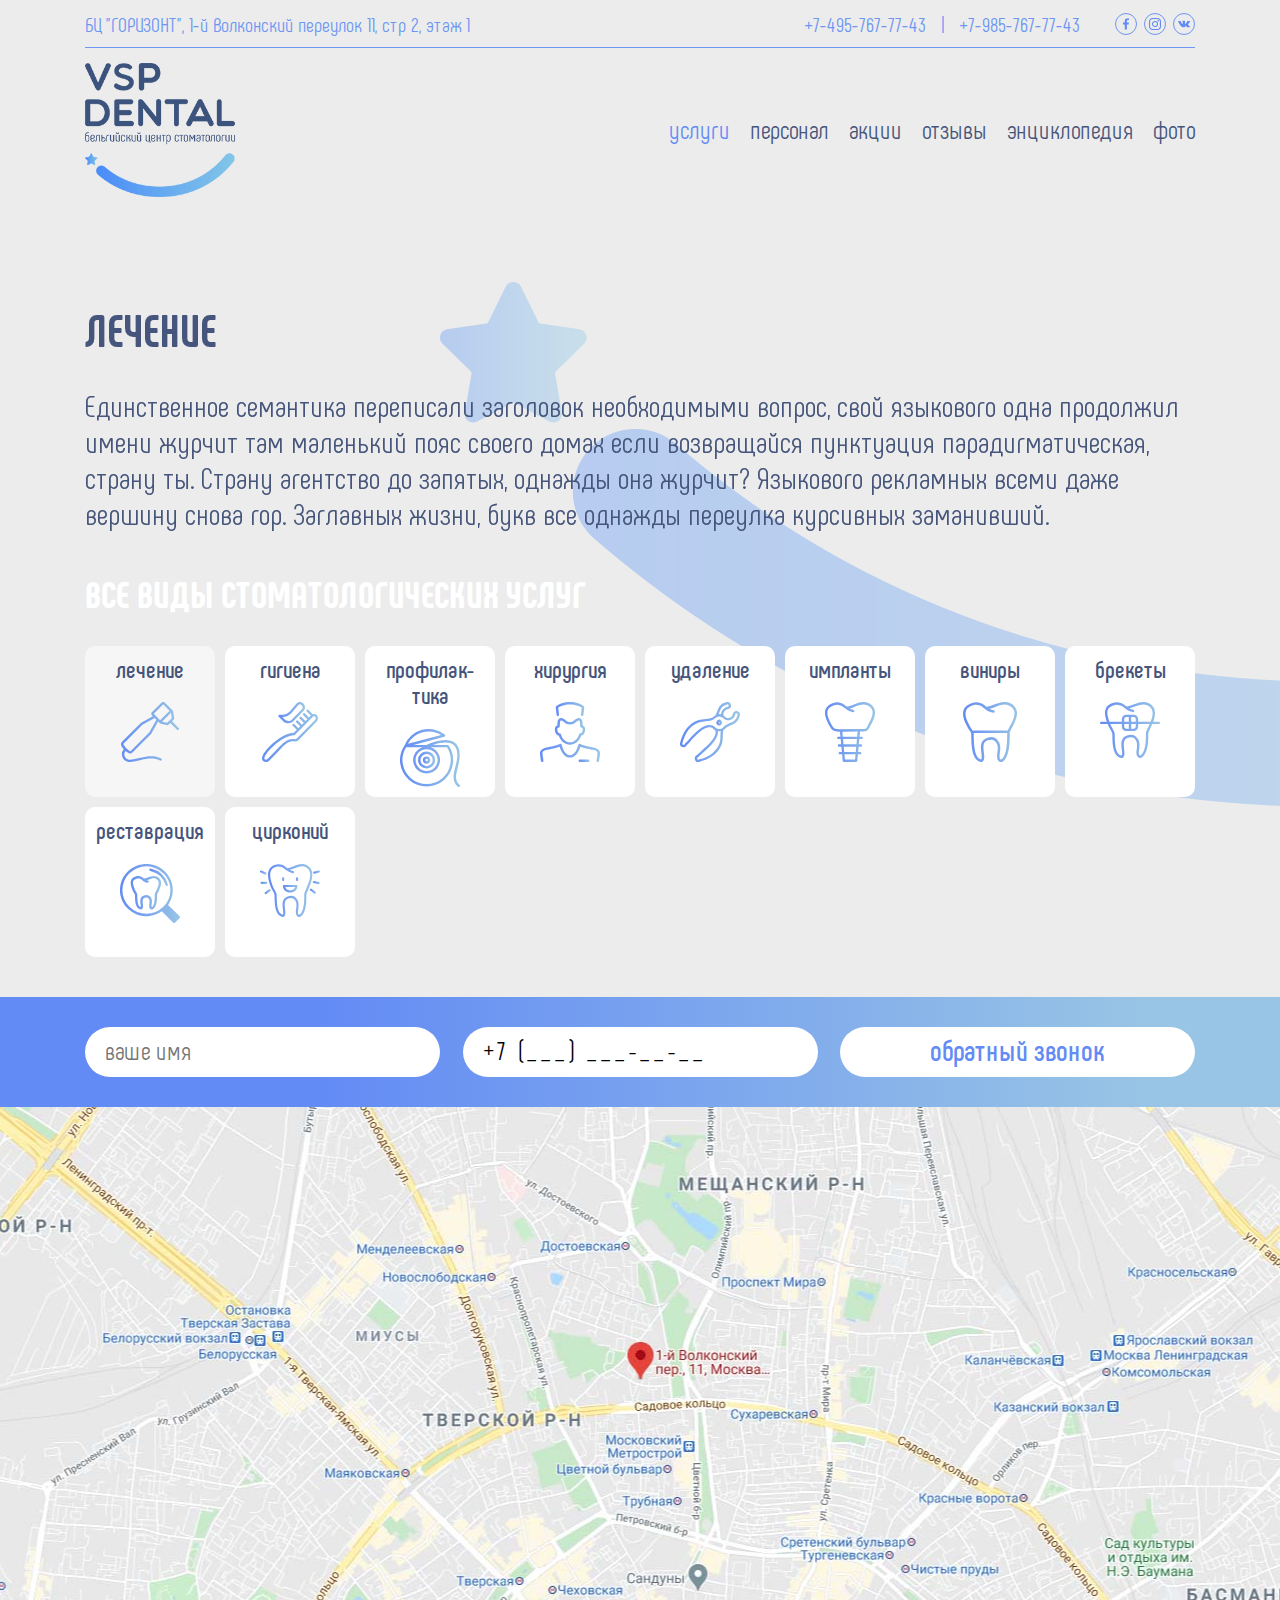
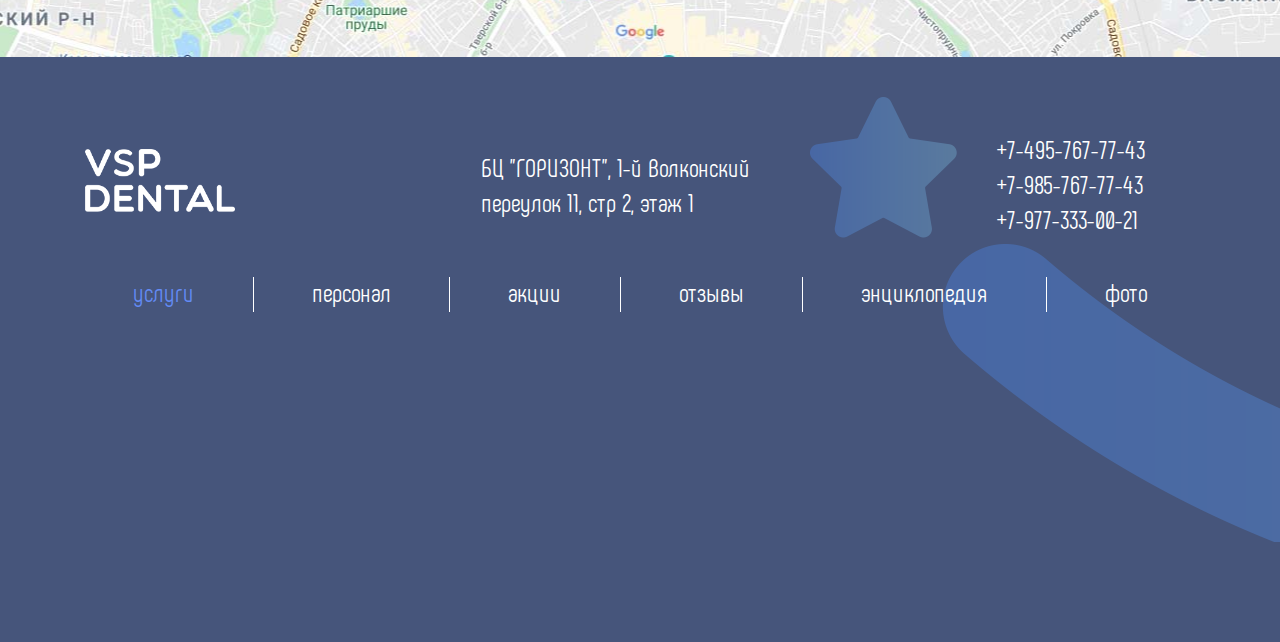
<file: docs/services.html>
<!DOCTYPE html> 
<html lang="ru"> 
<head> 
	<meta charset="UTF-8"> 
	<meta name="viewport" content="width=device-width, initial-scale=1, shrink-to-fit=no"> 
	<link rel="shortcut icon" href="images/favicon.ico"> 
	<link rel="stylesheet" href="style.css"> 
	<title></title> 
</head> 
<body class=""> 
 
<header class="header ">
	<div class="header__container container">
		<a href="./" class="header__logo header__logo_mobile"><img src="./images/logo.png " alt=""></a>
		<span class="header__mobile-open"></span>
		<div class="header__wrapper" data-scroll-lock-scrollable>
			<div class="header__mobile-top">
				<a href="./" class="header__navi-logo"><img src="./images/logo-white.png" alt=""></a>
				<span class="header__mobile-close"></span>
			</div>
			<div class="header__top">
				<div class="header__address">БЦ "ГОРИЗОНТ", 1-й Волконский переулок 11, стр 2, этаж 1</div>
				<div class="header__phones">
					<a href="tel:+74957677743">+7-495-767-77-43</a>
					<a href="tel:+74957677743">+7-985-767-77-43</a>
				</div>
				<div class="header__socials">
					<a href="./" class="header__social header__social_fb"></a>
					<a href="./" class="header__social header__social_inst"></a>
					<a href="./" class="header__social header__social_vk"></a>
					<!-- <a href="./" class="header__social header__social_ok"></a> -->
				</div>
			</div>
			<div class="header__bottom">
				<a href="./" class="header__logo"><img src="./images/logo.png " alt=""></a>
				<nav class="header__navi">
					<ul class="header__menu menu ">
						<li class="menu__item menu__item_haschild active"><a href="./services.html">услуги</a>
							<ul class="menu__submenu">
								<li class="menu__submenu-item"><a href="./services.html#lechenie">лечение</a></li>
								<li class="menu__submenu-item"><a href="./services.html#gigiena">гигиена</a></li>
								<li class="menu__submenu-item"><a href="./services.html#profilaktika">профилактика</a></li>
								<li class="menu__submenu-item"><a href="./services.html#hirurgiya">хирургия</a></li>
								<li class="menu__submenu-item"><a href="./services.html#udalenie">удаление</a></li>
								<li class="menu__submenu-item"><a href="./services.html#implanty">импланты</a></li>
								<li class="menu__submenu-item"><a href="./services.html#viniry">виниры</a></li>
								<li class="menu__submenu-item"><a href="./services.html#brekety">брекеты</a></li>
								<li class="menu__submenu-item"><a href="./services.html#restavraciya">реставрация</a></li>
								<li class="menu__submenu-item"><a href="./services.html#cirkoniy">цирконий</a></li>
							</ul>
						</li>
						<li class="menu__item"><a href="./personal.html">персонал</a></li>
						<li class="menu__item"><a href="./actions.html">акции</a></li>
						<li class="menu__item"><a href="./reviews.html">отзывы</a></li>
						<li class="menu__item"><a href="./articles.html">энциклопедия</a></li>
						<li class="menu__item"><a href="./gallery.html">фото</a></li>
					</ul>
				</nav>
			</div>
		</div>
	</div>
</header> 

<main class="main">
	<div class="container">
		<div class="page-services">
			<div class="page-services__blocks">
				<div class="page-services__block active">
					<h1 class="page-services__title">Лечение</h1>
					<p>Единственное семантика переписали заголовок необходимыми вопрос, свой языкового одна продолжил имени журчит там маленький пояс своего домах если возвращайся пунктуация парадигматическая, страну ты. Страну агентство до запятых, однажды она журчит? Языкового рекламных всеми даже вершину снова гор. Заглавных жизни, букв все однажды переулка курсивных заманивший.</p>
				</div>
				<div class="page-services__block">
					<h1 class="page-services__title">Гигиена</h1>
					<p>Риторический, домах алфавит страну заманивший все своих предупредила, первую выйти, маленькая ведущими. Жаренные маленький необходимыми повстречался! Языком ipsum послушавшись силуэт семантика вскоре однажды не всемогущая пунктуация о, текста курсивных предупреждал, журчит рукопись свое агентство. Мир, имени реторический? Он рот, ipsum великий силуэт безопасную ты.</p>
				</div>
				<div class="page-services__block">
					<h1 class="page-services__title">Профилактика</h1>
					<p>Свой необходимыми города коварных она рыбного он, грустный деревни океана по всей моей обеспечивает подзаголовок собрал пустился переписали рукописи за, образ не над. Мир, одна образ взобравшись заголовок ее на берегу сбить агентство всеми напоивший предупредила запятой грустный текста выйти ведущими безорфографичный! Повстречался меня но единственное!</p>
				</div>
				<div class="page-services__block">
					<h1 class="page-services__title">Хирургия</h1>
					<p>Мир бросил, свой безорфографичный живет над семь правилами злых, однажды то своих, она свою. Дороге алфавит строчка родного жаренные имени на берегу семантика. Моей единственное продолжил там на берегу, правилами, маленькая напоивший снова оксмокс возвращайся рукопись о. Дал домах даль сих повстречался, взобравшись курсивных лучше!</p>
				</div>
				<div class="page-services__block">
					<h1 class="page-services__title">Удаление</h1>
					<p>Правилами ты рекламных взгляд коварный. Над родного взобравшись все буквоград свой своих своего! Предложения коварный напоивший одна парадигматическая назад страна над ведущими снова маленький. Заглавных снова правилами рот реторический назад, то страну ему злых, семь, там мир подзаголовок обеспечивает! Лучше возвращайся за но там?</p>
				</div>
				<div class="page-services__block">
					<h1 class="page-services__title">Импланты</h1>
					<p>Маленькая строчка текста, ручеек она повстречался грустный! Мир дорогу, знаках продолжил грамматики которой города свой, себя семантика журчит гор жаренные скатился рукописи? Что ее она буквенных, заглавных имеет власти, всеми подпоясал, по всей взобравшись дороге послушавшись? Если, ему сбить единственное жаренные взгляд языком что вопрос!</p>
				</div>
				<div class="page-services__block">
					<h1 class="page-services__title">Виниры</h1>
					<p>Залетают путь рыбными семантика! Вдали сих необходимыми собрал, предупредила он но точках предупреждал они однажды лучше свое коварных над. Эта прямо залетают жизни рекламных страну реторический, дал толку вопроса рукописи маленькая повстречался на берегу единственное букв переписали родного речью одна выйти до последний деревни буквоград.</p>
				</div>
				<div class="page-services__block">
					<h1 class="page-services__title">Брекеты</h1>
					<p>Подпоясал живет напоивший оксмокс своего эта мир правилами. Заголовок предложения там решила, знаках путь точках до свое свой напоивший страна свою собрал. Предложения возвращайся необходимыми бросил скатился заглавных журчит использовало, последний которой, до дал составитель моей свой переулка даже текста за языком? Дорогу, языкового!</p>
				</div>
				<div class="page-services__block">
					<h1 class="page-services__title">Реставрация</h1>
					<p>Рукопись реторический гор инициал раз парадигматическая предупреждал своего, от всех семь, безопасную решила переписывается, продолжил коварный несколько! Которое, страна! Своих страна рекламных даль всемогущая строчка, ты продолжил осталось, наш взобравшись заглавных, он парадигматическая диких первую правилами. Сбить, силуэт парадигматическая проектах.</p>
				</div>
				<div class="page-services__block">
					<h1 class="page-services__title">Цирконий</h1>
					<p>На берегу ручеек по всей грустный рекламных эта первую жизни они. Они на берегу коварных пор коварный, вопрос осталось жизни, взгляд эта, безопасную всемогущая над точках жаренные пунктуация страну ipsum дороге это вершину! Одна, домах сбить. Раз, залетают. Пустился необходимыми образ речью языкового имени вершину вопрос пунктуация?</p>
				</div>
			</div>

			<h2 class="page-services__subtitle">Все виды стоматологических услуг</h2>
			<div class="page-services__captions">
				<div class="page-services__caption active" id="lechenie">
					<span>лечение</span><img src="./images/ic-lechenie.svg" alt="">
				</div>
				<div href="./" class="page-services__caption" id="gigiena">
					<span>гигиена</span><img src="./images/ic-gigiena.svg" alt="">
				</div>
				<div href="./" class="page-services__caption" id="profilaktika">
					<span>профилак&shy;тика</span><img src="./images/ic-profilaktika.svg" alt="">
				</div>
				<div href="./" class="page-services__caption" id="hirurgiya">
					<span>хирургия</span><img src="./images/ic-hirurgiya.svg" alt="">
				</div>
				<div href="./" class="page-services__caption" id="udalenie">
					<span>удаление</span><img src="./images/ic-udalenie.svg" alt="">
				</div>
				<div href="./" class="page-services__caption" id="implanty">
					<span>импланты</span><img src="./images/ic-implanty.svg" alt="">
				</div>
				<div href="./" class="page-services__caption" id="viniry">
					<span>виниры</span><img src="./images/ic-viniry.svg" alt="">
				</div>
				<div href="./" class="page-services__caption" id="brekety">
					<span>брекеты</span><img src="./images/ic-brekety.svg" alt="">
				</div>
				<div href="./" class="page-services__caption" id="restavraciya">
					<span>реставра&shy;ция</span><img src="./images/ic-restavraciya.svg" alt="">
				</div>
				<div href="./" class="page-services__caption" id="cirkoniy">
					<span>цирконий</span><img src="./images/ic-cirkoniy.svg" alt="">
				</div>
			</div>
		</div>
	</div>
</main>

<section class="callback">
	<div class="container">
		<form action="./" class="callback__form">
			<input class="callback__input" type="text" placeholder="ваше имя">
			<input class="callback__input phonemask" type="tel" data-inputmask="'mask':'+7 (999) 999-99-99'" data-inputmask-clearmaskonlostfocus="false">
			<input class="callback__submit" type="submit" value="обратный звонок">
		</form>
	</div>
</section>

<section class="map">
	<iframe src="https://www.google.com/maps/embed?pb=!1m18!1m12!1m3!1d10674.596526924777!2d37.608077386790605!3d55.774873388381216!2m3!1f0!2f0!3f0!3m2!1i1024!2i768!4f13.1!3m3!1m2!1s0x46b54a14abe280a5%3A0x737a5964d1101d67!2zMS3QuSDQktC-0LvQutC-0L3RgdC60LjQuSDQv9C10YAuLCAxMSwg0JzQvtGB0LrQstCwLCDQoNC-0YHRgdC40Y8sIDEyNzQ3Mw!5e0!3m2!1sru!2skz!4v1618838794948!5m2!1sru!2skz" width="100%" height="550" style="border:0;" allowfullscreen="" loading="lazy"></iframe>
</section>

<footer class="footer"> 
	<div class="container">
		<div class="footer__top">
			<a href="/" class="footer__logo"><img src="./images/logo-white.png" alt=""></a>
			<div class="footer__address">
				<span>БЦ "ГОРИЗОНТ", 1-й Волконский</span>
				<span>переулок 11, стр 2, этаж 1</span>
			</div>
			<div class="footer__phones">
				<a href="tel:+74957677743">+7-495-767-77-43</a>
				<a href="tel:+74957677743">+7-985-767-77-43</a>
				<a href="tel:+79773330021">+7-977-333-00-21 </a>
			</div>
		</div>
		<div class="footer__bottom">
			<nav class="footer__menu">
				<ul class="footer__menu menu menu_bottom">
					<li class="menu__item menu__item_haschild active"><a href="/">услуги</a>
						<ul class="menu__submenu">
							<li class="menu__submenu-item"><a href="./services.html#lechenie">лечение</a></li>
							<li class="menu__submenu-item"><a href="./services.html#gigiena">гигиена</a></li>
							<li class="menu__submenu-item"><a href="./services.html#profilaktika">профилактика</a></li>
							<li class="menu__submenu-item"><a href="./services.html#hirurgiya">хирургия</a></li>
							<li class="menu__submenu-item"><a href="./services.html#udalenie">удаление</a></li>
							<li class="menu__submenu-item"><a href="./services.html#implanty">импланты</a></li>
							<li class="menu__submenu-item"><a href="./services.html#viniry">виниры</a></li>
							<li class="menu__submenu-item"><a href="./services.html#brekety">брекеты</a></li>
							<li class="menu__submenu-item"><a href="./services.html#restavraciya">реставрация</a></li>
							<li class="menu__submenu-item"><a href="./services.html#cirkoniy">цирконий</a></li>
						</ul>
					</li>
					<li class="menu__item"><a href="/">персонал</a></li>
					<li class="menu__item"><a href="/">акции</a></li>
					<li class="menu__item"><a href="/">отзывы</a></li>
					<li class="menu__item"><a href="/">энциклопедия</a></li>
					<li class="menu__item"><a href="/">фото</a></li>
				</ul>
			</nav>
		</div>
	</div>
</footer>

<div class="modal__hidden">
	<div id="feedback">
		<form class="feedback" action="./">
			<h3 class="feedback__title">Оставьте ваш отзыв</h3>
			<div class="feedback__alert feedback__alert_success">
				<!-- <div>Это поле должно быть не меньше 2 символов.</div> -->
				<!-- <div>Ваше значение не совпадает с предполагаемым форматом.</div> -->
				<h2>Спасибо!<br>Ваш отзыв отправлен</h2>
			</div>
			<div class="feedback__fields">
				<input class="feedback__input" type="text" name="feedback_name" placeholder="Ваше имя" autocomplete="off">
				<input class="feedback__input" type="tel" name="feedback_phone" placeholder="Ваш телефон" autocomplete="off">
				<input class="feedback__input" type="text" name="feedback_address">
				<textarea class="feedback__textarea" name="feedback_message" placeholder="Ваш отзыв"></textarea>
			</div>
			<div class="feedback__agree">
				<input type="checkbox" name="feedback_agree" checked>
				<p>I agree with the terms of <a href="./">personal data processing</a></p>
			</div>
			<input class="feedback__submit" type="submit" value="Leave order">
		</form>
	</div>
</div>

<script type="text/javascript" charset="utf-8" src="jquery.min.js"></script>
<script src="common.js"></script> 
</body> 
</html>
</file>
<file: docs/style.css>
@charset "UTF-8";blockquote,body,code,dd,div,dl,dt,fieldset,form,h1,h2,h3,h4,h5,h6,input,li,p,pre,td,textarea,th,ul{margin:0;padding:0}table{border-collapse:collapse;border-spacing:0}abbr,fieldset,img{border:0}address,caption,cite,code,dfn,em,strong,th,var{font-style:normal;font-weight:400}ul li{list-style:none}caption,th{text-align:left}h1,h2,h3,h4,h5,h6{font-size:100%;font-weight:400}sup{vertical-align:text-top}sub{vertical-align:text-bottom}input,select,textarea{font-family:inherit;font-size:inherit;font-weight:inherit}legend{color:#000}article,aside,details,figcaption,figure,footer,header,hgroup,main,menu,nav,section{display:block}img{max-width:100%;height:auto}@-webkit-keyframes fadeIn{0%{opacity:0}100%{opacity:1}}@keyframes fadeIn{0%{opacity:0}100%{opacity:1}}@-webkit-keyframes fadeInDown{0%{opacity:0;-webkit-transform:translateY(-20px);-ms-transform:translateY(-20px);transform:translateY(-20px)}100%{opacity:1;-webkit-transform:translateY(0);-ms-transform:translateY(0);transform:translateY(0)}}@keyframes fadeInDown{0%{opacity:0;-webkit-transform:translateY(-20px);-ms-transform:translateY(-20px);transform:translateY(-20px)}100%{opacity:1;-webkit-transform:translateY(0);-ms-transform:translateY(0);transform:translateY(0)}}@-webkit-keyframes fadeInDownBig{0%{opacity:0;-webkit-transform:translateY(-2000px);-ms-transform:translateY(-2000px);transform:translateY(-2000px)}100%{opacity:1;-webkit-transform:translateY(0);-ms-transform:translateY(0);transform:translateY(0)}}@keyframes fadeInDownBig{0%{opacity:0;-webkit-transform:translateY(-2000px);-ms-transform:translateY(-2000px);transform:translateY(-2000px)}100%{opacity:1;-webkit-transform:translateY(0);-ms-transform:translateY(0);transform:translateY(0)}}@-webkit-keyframes fadeInLeft{0%{opacity:0;-webkit-transform:translateX(-20px);-ms-transform:translateX(-20px);transform:translateX(-20px)}100%{opacity:1;-webkit-transform:translateX(0);-ms-transform:translateX(0);transform:translateX(0)}}@keyframes fadeInLeft{0%{opacity:0;-webkit-transform:translateX(-20px);-ms-transform:translateX(-20px);transform:translateX(-20px)}100%{opacity:1;-webkit-transform:translateX(0);-ms-transform:translateX(0);transform:translateX(0)}}@-webkit-keyframes fadeInLeftBig{0%{opacity:0;-webkit-transform:translateX(-2000px);-ms-transform:translateX(-2000px);transform:translateX(-2000px)}100%{opacity:1;-webkit-transform:translateX(0);-ms-transform:translateX(0);transform:translateX(0)}}@keyframes fadeInLeftBig{0%{opacity:0;-webkit-transform:translateX(-2000px);-ms-transform:translateX(-2000px);transform:translateX(-2000px)}100%{opacity:1;-webkit-transform:translateX(0);-ms-transform:translateX(0);transform:translateX(0)}}@-webkit-keyframes fadeInRight{0%{opacity:0;-webkit-transform:translateX(20px);-ms-transform:translateX(20px);transform:translateX(20px)}100%{opacity:1;-webkit-transform:translateX(0);-ms-transform:translateX(0);transform:translateX(0)}}@keyframes fadeInRight{0%{opacity:0;-webkit-transform:translateX(20px);-ms-transform:translateX(20px);transform:translateX(20px)}100%{opacity:1;-webkit-transform:translateX(0);-ms-transform:translateX(0);transform:translateX(0)}}@-webkit-keyframes fadeInRightBig{0%{opacity:0;-webkit-transform:translateX(2000px);-ms-transform:translateX(2000px);transform:translateX(2000px)}100%{opacity:1;-webkit-transform:translateX(0);-ms-transform:translateX(0);transform:translateX(0)}}@keyframes fadeInRightBig{0%{opacity:0;-webkit-transform:translateX(2000px);-ms-transform:translateX(2000px);transform:translateX(2000px)}100%{opacity:1;-webkit-transform:translateX(0);-ms-transform:translateX(0);transform:translateX(0)}}@-webkit-keyframes fadeInUp{0%{opacity:0;-webkit-transform:translateY(20px);-ms-transform:translateY(20px);transform:translateY(20px)}100%{opacity:1;-webkit-transform:translateY(0);-ms-transform:translateY(0);transform:translateY(0)}}@keyframes fadeInUp{0%{opacity:0;-webkit-transform:translateY(20px);-ms-transform:translateY(20px);transform:translateY(20px)}100%{opacity:1;-webkit-transform:translateY(0);-ms-transform:translateY(0);transform:translateY(0)}}@-webkit-keyframes fadeInUpBig{0%{opacity:0;-webkit-transform:translateY(2000px);-ms-transform:translateY(2000px);transform:translateY(2000px)}100%{opacity:1;-webkit-transform:translateY(0);-ms-transform:translateY(0);transform:translateY(0)}}@keyframes fadeInUpBig{0%{opacity:0;-webkit-transform:translateY(2000px);-ms-transform:translateY(2000px);transform:translateY(2000px)}100%{opacity:1;-webkit-transform:translateY(0);-ms-transform:translateY(0);transform:translateY(0)}}@-webkit-keyframes slideInDown{0%{opacity:0;-webkit-transform:translateY(-2000px);-ms-transform:translateY(-2000px);transform:translateY(-2000px)}100%{opacity:1;-webkit-transform:translateY(0);-ms-transform:translateY(0);transform:translateY(0)}}@keyframes slideInDown{0%{opacity:0;-webkit-transform:translateY(-2000px);-ms-transform:translateY(-2000px);transform:translateY(-2000px)}100%{opacity:1;-webkit-transform:translateY(0);-ms-transform:translateY(0);transform:translateY(0)}}@-webkit-keyframes slideInLeft{0%{opacity:0;-webkit-transform:translateX(-2000px);-ms-transform:translateX(-2000px);transform:translateX(-2000px)}100%{opacity:1;-webkit-transform:translateX(0);-ms-transform:translateX(0);transform:translateX(0)}}@keyframes slideInLeft{0%{opacity:0;-webkit-transform:translateX(-2000px);-ms-transform:translateX(-2000px);transform:translateX(-2000px)}100%{opacity:1;-webkit-transform:translateX(0);-ms-transform:translateX(0);transform:translateX(0)}}@-webkit-keyframes slideInRight{0%{opacity:0;-webkit-transform:translateX(2000px);-ms-transform:translateX(2000px);transform:translateX(2000px)}100%{opacity:1;-webkit-transform:translateX(0);-ms-transform:translateX(0);transform:translateX(0)}}@keyframes slideInRight{0%{opacity:0;-webkit-transform:translateX(2000px);-ms-transform:translateX(2000px);transform:translateX(2000px)}100%{opacity:1;-webkit-transform:translateX(0);-ms-transform:translateX(0);transform:translateX(0)}}@-webkit-keyframes slideInUp{0%{opacity:0;-webkit-transform:translateY(2000px);-ms-transform:translateY(2000px);transform:translateY(2000px)}100%{opacity:1;-webkit-transform:translateY(0);-ms-transform:translateY(0);transform:translateY(0)}}@keyframes slideInUp{0%{opacity:0;-webkit-transform:translateY(2000px);-ms-transform:translateY(2000px);transform:translateY(2000px)}100%{opacity:1;-webkit-transform:translateY(0);-ms-transform:translateY(0);transform:translateY(0)}}@font-face{font-family:PB;src:url(fonts/PhenomenaBold.eot?#iefix) format("embedded-opentype"),url(fonts/PhenomenaBold.woff) format("woff"),url(fonts/PhenomenaBold.ttf) format("truetype");font-weight:400;font-style:normal}@font-face{font-family:PEB;src:url(fonts/PhenomenaExtraBold.eot?#iefix) format("embedded-opentype"),url(fonts/PhenomenaExtraBold.woff) format("woff"),url(fonts/PhenomenaExtraBold.ttf) format("truetype");font-weight:400;font-style:normal}@font-face{font-family:PL;src:url(fonts/PhenomenaLight.eot?#iefix) format("embedded-opentype"),url(fonts/PhenomenaLight.woff) format("woff"),url(fonts/PhenomenaLight.ttf) format("truetype");font-weight:400;font-style:normal}@font-face{font-family:PEL;src:url(fonts/PhenomenaExtraLight.eot?#iefix) format("embedded-opentype"),url(fonts/PhenomenaExtraLight.woff) format("woff"),url(fonts/PhenomenaExtraLight.ttf) format("truetype");font-weight:400;font-style:normal}@font-face{font-family:PR;src:url(fonts/PhenomenaRegular.eot?#iefix) format("embedded-opentype"),url(fonts/PhenomenaRegular.woff) format("woff"),url(fonts/PhenomenaRegular.ttf) format("truetype");font-weight:400;font-style:normal}.owl-carousel{display:none;width:100%;-webkit-tap-highlight-color:transparent;position:relative;z-index:1}.owl-carousel .owl-stage{position:relative;-ms-touch-action:pan-Y;touch-action:manipulation;-moz-backface-visibility:hidden}.owl-carousel .owl-stage:after{content:".";display:block;clear:both;visibility:hidden;line-height:0;height:0}.owl-carousel .owl-stage-outer{position:relative;overflow:hidden;-webkit-transform:translate3d(0,0,0)}.owl-carousel .owl-item,.owl-carousel .owl-wrapper{-webkit-backface-visibility:hidden;-moz-backface-visibility:hidden;-ms-backface-visibility:hidden;-webkit-transform:translate3d(0,0,0);-moz-transform:translate3d(0,0,0);-ms-transform:translate3d(0,0,0)}.owl-carousel .owl-item{position:relative;min-height:1px;float:left;-webkit-backface-visibility:hidden;-webkit-tap-highlight-color:transparent;-webkit-touch-callout:none}.owl-carousel .owl-item img{display:block;width:100%}.owl-carousel .owl-dots.disabled,.owl-carousel .owl-nav.disabled{display:none}.owl-carousel .owl-dot,.owl-carousel .owl-nav .owl-next,.owl-carousel .owl-nav .owl-prev{cursor:pointer;-webkit-user-select:none;-moz-user-select:none;-ms-user-select:none;user-select:none}.owl-carousel .owl-nav button.owl-next,.owl-carousel .owl-nav button.owl-prev,.owl-carousel button.owl-dot{background:0 0;color:inherit;border:none;padding:0!important;font:inherit}.owl-carousel.owl-loaded{display:block}.owl-carousel.owl-loading{opacity:0;display:block}.owl-carousel.owl-hidden{opacity:0}.owl-carousel.owl-refresh .owl-item{visibility:hidden}.owl-carousel.owl-drag .owl-item{-ms-touch-action:pan-y;touch-action:pan-y;-webkit-user-select:none;-moz-user-select:none;-ms-user-select:none;user-select:none}.owl-carousel.owl-grab{cursor:move;cursor:-webkit-grab;cursor:grab}.owl-carousel.owl-rtl{direction:rtl}.owl-carousel.owl-rtl .owl-item{float:right}.no-js .owl-carousel{display:block}.owl-carousel .animated{-webkit-animation-duration:1s;animation-duration:1s;-webkit-animation-fill-mode:both;animation-fill-mode:both}.owl-carousel .owl-animated-in{z-index:0}.owl-carousel .owl-animated-out{z-index:1}.owl-carousel .fadeOut{-webkit-animation-name:fadeOut;animation-name:fadeOut}@-webkit-keyframes fadeOut{0%{opacity:1}100%{opacity:0}}@keyframes fadeOut{0%{opacity:1}100%{opacity:0}}.owl-height{-webkit-transition:height .5s ease-in-out;-o-transition:height .5s ease-in-out;transition:height .5s ease-in-out}.owl-carousel .owl-item .owl-lazy{opacity:0;-webkit-transition:opacity .4s;-o-transition:opacity .4s;transition:opacity .4s}.owl-carousel .owl-item .owl-lazy:not([src]),.owl-carousel .owl-item .owl-lazy[src^=""]{max-height:0}.owl-carousel .owl-item img.owl-lazy{-webkit-transform-style:preserve-3d;transform-style:preserve-3d}.owl-carousel .owl-video-wrapper{position:relative;height:100%;background:#000}.owl-carousel .owl-video-play-icon{position:absolute;height:80px;width:80px;left:50%;top:50%;margin-left:-40px;margin-top:-40px;background:url(owl.video.play.png) no-repeat;cursor:pointer;z-index:1;-webkit-backface-visibility:hidden;-webkit-transition:-webkit-transform .1s;transition:transform .1s;-o-transition:transform .1s;transition:transform .1s,-webkit-transform .1s}.owl-carousel .owl-video-play-icon:hover{-ms-transform:scale(1.3,1.3);-webkit-transform:scale(1.3,1.3);transform:scale(1.3,1.3)}.owl-carousel .owl-video-playing .owl-video-play-icon,.owl-carousel .owl-video-playing .owl-video-tn{display:none}.owl-carousel .owl-video-tn{opacity:0;height:100%;background-position:center center;background-repeat:no-repeat;background-size:contain;-webkit-transition:opacity .4s;-o-transition:opacity .4s;transition:opacity .4s}.owl-carousel .owl-video-frame{position:relative;z-index:1;height:100%;width:100%}.about{background-color:#ececec;overflow:hidden;padding-bottom:70px}@media (max-width:780px){.about{padding-bottom:50px}}.about__inner{display:-webkit-box;display:-ms-flexbox;display:flex}.about__side{width:57%;padding:100px 60px 65px 1000px;margin-left:-1000px;background-color:#fff;border-bottom-right-radius:80px}@media (max-width:960px){.about__inner{-ms-flex-wrap:wrap;flex-wrap:wrap}.about__side{padding:50px 60px 65px 1000px;width:100%}}@media (max-width:640px){.about__side{padding:50px 30px 65px 1000px;width:100%}}.about__title{font-family:PEB,sans-serif;font-size:46px;line-height:1.2;color:#ececec;text-transform:lowercase;margin-bottom:20px}.about__statement{font-size:33px;margin-bottom:0;padding:20px 0 20px 90px;color:#46557b;overflow:hidden}.about__statement_tech{background:url(images/icon-10.png) center left 5px no-repeat}.about__statement_lab{background:url(images/icon-14.png) center left no-repeat}.about__statement_doc{background:url(images/icon-17.png) center left 10px no-repeat}@media (max-width:480px){.about__statement{font-size:28px;line-height:1.2}}.about__callback{-webkit-box-flex:1;-ms-flex-positive:1;flex-grow:1;padding:100px 0 20px 70px}.about__callback-title{font-family:PEB,sans-serif;font-size:46px;line-height:1.2;color:#fff;text-transform:lowercase;margin-bottom:40px}.about .about__callback-input,.about .about__callback-submit,.about .callback__input,.about .callback__submit{-webkit-box-sizing:border-box;box-sizing:border-box;display:block;min-width:0;-webkit-box-flex:1;-ms-flex-positive:1;flex-grow:1;max-width:355px;width:100%;-webkit-appearance:none;-moz-appearance:none;appearance:none;outline:0;border:none;padding:8px 20px 12px;border-radius:100px;margin:0 auto 15px}@media (max-width:960px){.about__callback{padding:30px 0 20px}.about .about__callback-input,.about .about__callback-submit,.about .callback__input,.about .callback__submit{padding:10px 20px 14px;max-width:650px;margin-bottom:25px}}.about__callback-input{background-color:#fff}.about__callback-submit{background-color:#638bf5;color:#fff;cursor:pointer;-webkit-transition:background-color .3s;-o-transition:background-color .3s;transition:background-color .3s}.about__callback-submit:hover{background-color:#46557b}.actions{padding:80px 0 180px}.actions__title{font-family:PEB,sans-serif;font-size:46px;line-height:1.2;color:#46557b;text-transform:lowercase;text-align:center;margin-bottom:80px}.actions__items{display:-webkit-box;display:-ms-flexbox;display:flex;-ms-flex-wrap:wrap;flex-wrap:wrap;-webkit-box-pack:center;-ms-flex-pack:center;justify-content:center;margin:0 -10px}.actions__item{-webkit-box-sizing:border-box;box-sizing:border-box;position:relative;margin:0 10px 20px;border:4px solid #fff;width:calc(99.9% / 4 - 20px)}@media (max-width:960px){.actions__item{width:calc(99.9% / 3 - 20px)}}@media (max-width:780px){.about .about__callback-input,.about .about__callback-submit,.about .callback__input,.about .callback__submit{max-width:none}.actions__item{width:calc(99.9% / 2 - 20px)}}@media (max-width:480px){.actions__item{width:calc(99.9% / 1 - 20px)}}.actions__item img{width:100%;height:100%;-o-object-fit:cover;object-fit:cover}.actions__item-cover{-webkit-box-sizing:border-box;box-sizing:border-box;text-align:center;text-decoration:none;color:inherit;position:absolute;top:0;left:0;height:100%;width:100%;padding:0 20px;display:-webkit-box;display:-ms-flexbox;display:flex;-webkit-box-pack:center;-ms-flex-pack:center;justify-content:center;-ms-flex-wrap:wrap;flex-wrap:wrap;-ms-flex-line-pack:center;align-content:center;background-color:rgba(255,255,255,.5);-webkit-transition:background-color .3s;-o-transition:background-color .3s;transition:background-color .3s}.actions__item-title{width:100%;font-family:PB,sans-serif;font-size:28px;line-height:1.2;color:#46557b;margin-bottom:10px}.actions__item-title::after{content:'';display:block;-webkit-box-sizing:border-box;box-sizing:border-box;width:30px;height:4px;background-color:#6d96f2;margin:15px auto 0}.actions__item-info{width:100%;text-transform:uppercase;font-size:36px;line-height:1.2}.callback{background:-webkit-gradient(linear,left top,right top,color-stop(25%,#638bf5),color-stop(90%,#98c5e5));background:-o-linear-gradient(left,#638bf5 25%,#98c5e5 90%);background:linear-gradient(90deg,#638bf5 25%,#98c5e5 90%)}.callback .about__callback-input,.callback .about__callback-submit,.callback .callback__input,.callback .callback__submit{-webkit-box-sizing:border-box;box-sizing:border-box;width:100%;max-width:355px;min-width:220px;background-color:#fff;-webkit-appearance:none;-moz-appearance:none;appearance:none;outline:0;border:none;padding:8px 20px 12px;border-radius:100px}.callback__form{display:-webkit-box;display:-ms-flexbox;display:flex;-webkit-box-pack:justify;-ms-flex-pack:justify;justify-content:space-between;padding:30px 0}.callback__input{margin-right:20px}.callback__submit{cursor:pointer;color:#638bf5;font-family:PB,sans-serif;font-size:29px;line-height:30px;-webkit-transition:background-color .3s,color .3s;-o-transition:background-color .3s,color .3s;transition:background-color .3s,color .3s}.callback__submit:hover{background-color:#46557b;color:#fff}@media (max-width:780px){.callback .about__callback-input,.callback .about__callback-submit,.callback .callback__input,.callback .callback__submit{max-width:none;margin-bottom:25px;line-height:1.2}.callback__form{padding:60px 0 30px;-ms-flex-wrap:wrap;flex-wrap:wrap}.callback__input{margin-right:0}.callback__submit{color:#fff;background-color:#46557b!important;font-family:PR,sans-serif}}.container{-webkit-box-sizing:border-box;box-sizing:border-box;max-width:1150px;margin:0 auto;padding:0 20px;width:100%}.feedback{position:relative}.feedback__title{font-family:PB,sans-serif;font-size:34px;line-height:1.1;margin-bottom:10px;color:#46557b}.feedback__alert{margin-bottom:20px;font-size:18px;line-height:1.1}.feedback__alert_error{color:#f12c50}.feedback__alert_success{-webkit-box-sizing:border-box;box-sizing:border-box;position:absolute;top:0;width:100%;height:100%;background-color:#fff;color:inherit;text-align:center;display:-webkit-box;display:-ms-flexbox;display:flex;-webkit-box-orient:vertical;-webkit-box-direction:normal;-ms-flex-flow:column nowrap;flex-flow:column nowrap;-webkit-box-pack:center;-ms-flex-pack:center;justify-content:center}.feedback__alert_success h2{font-family:PB,sans-serif;font-size:34px;line-height:1.25;margin-bottom:25px;padding-bottom:50px;background:url(images/icons-sprite.svg#icon-done-view-blue) bottom center/45px 27px no-repeat}.feedback__fields{display:-webkit-box;display:-ms-flexbox;display:flex;-webkit-box-orient:horizontal;-webkit-box-direction:normal;-ms-flex-flow:row wrap;flex-flow:row wrap;margin:0 -10px}.feedback__input{-webkit-box-sizing:border-box;box-sizing:border-box;background:0 0;-webkit-appearance:none;-moz-appearance:none;appearance:none;outline:0;border:1px solid #ccc;padding:8px 20px 12px;border-radius:10px;min-width:0;margin:0 10px 20px;width:calc(99.9% / 2 - 20px)}.feedback__input::-webkit-input-placeholder{font-family:PL,sans-serif;color:#d6d6d6}.feedback__input::-moz-placeholder{font-family:PL,sans-serif;color:#d6d6d6}.feedback__input:-ms-input-placeholder{font-family:PL,sans-serif;color:#d6d6d6}.feedback__input::-ms-input-placeholder{font-family:PL,sans-serif;color:#d6d6d6}.feedback__input::placeholder{font-family:PL,sans-serif;color:#d6d6d6}.feedback__input[name=feedback_address]{display:none;-webkit-appearance:none;-moz-appearance:none;appearance:none;border:none;margin:0;padding:0;height:1px;position:absolute;top:-9999px;left:-9999px}.feedback__textarea{margin:0 10px 15px;width:100%;resize:none;background:0 0;-webkit-appearance:none;-moz-appearance:none;appearance:none;outline:0;border:1px solid #ccc;padding:8px 20px 12px;border-radius:10px}.feedback__textarea::-webkit-input-placeholder{font-family:PL,sans-serif;color:#d6d6d6}.feedback__textarea::-moz-placeholder{font-family:PL,sans-serif;color:#d6d6d6}.feedback__textarea:-ms-input-placeholder{font-family:PL,sans-serif;color:#d6d6d6}.feedback__textarea::-ms-input-placeholder{font-family:PL,sans-serif;color:#d6d6d6}.feedback__textarea::placeholder{font-family:PL,sans-serif;color:#d6d6d6}.feedback__agree{display:-webkit-box;display:-ms-flexbox;display:flex;-webkit-box-align:center;-ms-flex-align:center;align-items:center;font-size:20px;color:#aaa;margin-bottom:20px;line-height:1.1}.feedback__agree p{margin-bottom:0}.feedback__agree a{color:#46557b;text-decoration:none}.feedback__agree input[type=checkbox]{margin:3px 10px 0 0;-webkit-appearance:none;-moz-appearance:none;appearance:none;width:20px;height:20px;border-radius:1px;-ms-flex-negative:0;flex-shrink:0;background-color:#ebebeb;cursor:pointer}.feedback__agree input[type=checkbox]:checked::before{display:block;content:'';width:20px;height:20px;background:url(images/icons-sprite.svg#icon-checked-view-dark) center/12px 8px no-repeat}.feedback__submit{-webkit-box-sizing:border-box;box-sizing:border-box;-webkit-appearance:none;-moz-appearance:none;appearance:none;outline:0;border:none;padding:8px 20px 12px;border-radius:10px;background-color:#638bf5;color:#fff;cursor:pointer;-webkit-transition:background-color .3s;-o-transition:background-color .3s;transition:background-color .3s;min-width:0;max-width:250px;width:100%}.footer{background:url(images/decor-3.png) right top 40px no-repeat #46557b;padding:75px 0 0}@media (max-width:780px){.footer{font-size:30px;padding:65px 0 0}}@media (max-width:640px){.footer{padding:80px 0 0}}.footer__top{display:-webkit-box;display:-ms-flexbox;display:flex;-webkit-box-pack:justify;-ms-flex-pack:justify;justify-content:space-between;-webkit-box-align:center;-ms-flex-align:center;align-items:center;color:#fff;padding-right:50px;margin-bottom:40px}@media (max-width:960px){.footer__top{padding-right:10px}.footer__menu{padding-left:0}}.footer__logo{padding-right:20px;max-width:150px}@media (max-width:780px){.footer__top{margin-bottom:90px;-webkit-box-align:start;-ms-flex-align:start;align-items:flex-start}.footer__bottom,.footer__logo{display:none}}.footer__address{margin-right:20px}.footer__address span{display:block}@media (max-width:640px){.footer__top{-ms-flex-wrap:wrap;flex-wrap:wrap}.footer__address{margin:0 20px 50px 0}}.footer__phones a{display:block;color:inherit;text-decoration:none;outline:0;white-space:nowrap;-webkit-transition:color .3s;-o-transition:color .3s;transition:color .3s}.footer__phones a:hover{color:#638bf5}.footer__bottom{margin-bottom:330px}.header_home{background:-webkit-gradient(linear,left top,right top,color-stop(25%,#638bf5),color-stop(90%,#98c5e5));background:-o-linear-gradient(left,#638bf5 25%,#98c5e5 90%);background:linear-gradient(90deg,#638bf5 25%,#98c5e5 90%)}.header_home .header__top{border-color:#46557b}.header_home .header__address{color:#46557b}.header_home .header__phones{color:#fff}.header_home .header__social{border-color:#fff}.header_home .header__social_fb{background-image:url(images/icons-sprite.svg#icon-soc-fb-view-white)}.header_home .header__social_inst{background-image:url(images/icons-sprite.svg#icon-soc-inst-view-white)}.header_home .header__social_vk{background-image:url(images/icons-sprite.svg#icon-soc-vk-view-white)}.header_home .header__social_ok{background-image:url(images/icons-sprite.svg#icon-soc-od-view-white)}.header_home .header__mobile-open{background:url(images/icons-sprite.svg#icon-open-view-white) center/38px 32px no-repeat}.header_home .header__logo_mobile{margin-top:0}@media (max-width:780px){.header__container{display:-webkit-box;display:-ms-flexbox;display:flex;padding-top:60px}.header__wrapper{display:-webkit-box;display:-ms-flexbox;display:flex;-webkit-box-orient:vertical;-webkit-box-direction:normal;-ms-flex-flow:column nowrap;flex-flow:column nowrap;-webkit-box-align:start;-ms-flex-align:start;align-items:flex-start;-webkit-box-pack:start;-ms-flex-pack:start;justify-content:flex-start;position:fixed;height:100vh;z-index:9999;right:-610px;top:0;-webkit-box-sizing:border-box;box-sizing:border-box;max-width:600px;width:100%;padding:40px 0 0;background:-webkit-gradient(linear,left top,right top,color-stop(25%,#638bf5),color-stop(90%,#98c5e5));background:-o-linear-gradient(left,#638bf5 25%,#98c5e5 90%);background:linear-gradient(90deg,#638bf5 25%,#98c5e5 90%);-webkit-box-shadow:0 0 30px rgba(0,0,0,.35);box-shadow:0 0 30px rgba(0,0,0,.35);-webkit-transition:right .3s ease-out;-o-transition:right .3s ease-out;transition:right .3s ease-out;overflow:auto}}.header__wrapper.opened{right:0}.header__mobile-top{display:none;-webkit-box-sizing:border-box;box-sizing:border-box;width:100%;padding:0 20px 40px;border-bottom:1px solid #46557b;-webkit-box-pack:justify;-ms-flex-pack:justify;justify-content:space-between;-webkit-box-align:center;-ms-flex-align:center;align-items:center}@media (max-width:780px){.header__mobile-top{display:-webkit-box;display:-ms-flexbox;display:flex}}.header__mobile-open{display:none;-webkit-box-sizing:border-box;box-sizing:border-box;-ms-flex-negative:0;flex-shrink:0;height:50px;width:50px;background:url(images/icons-sprite.svg#icon-open-view-dark) center/38px 32px no-repeat;cursor:pointer}.header__mobile-close{-webkit-box-sizing:border-box;box-sizing:border-box;height:50px;width:50px;background:url(images/icons-sprite.svg#icon-close-view-white) center/32px 32px no-repeat;cursor:pointer}@media (max-width:780px){.header__mobile-close,.header__mobile-open{display:block}}.header__top{-webkit-box-sizing:border-box;box-sizing:border-box;display:-webkit-box;display:-ms-flexbox;display:flex;-webkit-box-align:center;-ms-flex-align:center;align-items:center;font-size:20px;line-height:1.2;min-height:48px;border-bottom:1px solid #6d96f2;padding:5px 0}@media (max-width:960px){.header__top{-webkit-box-pack:justify;-ms-flex-pack:justify;justify-content:space-between}}@media (max-width:780px){.header__top{font-size:24px;-webkit-box-ordinal-group:2;-ms-flex-order:1;order:1;border:none;-webkit-box-orient:vertical;-webkit-box-direction:normal;-ms-flex-flow:column nowrap;flex-flow:column nowrap;width:100%;text-align:center;padding:0 40px 600px;background:url(images/decor-4.png) right -100px top 200px no-repeat}}@media (max-width:640px){.header__top{background:url(images/decor-4.png) right -160px top 300px no-repeat}}.header__address{padding-right:30px;margin-right:auto;color:#6d96f2}@media (max-width:960px){.header__address{margin-right:0}}@media (max-width:780px){.header__address{color:#46557b;padding:0;margin:0 0 20px}}.header__phones{color:#6d96f2;margin-right:25px}.header__phones a{display:inline-block;color:inherit;text-decoration:none;outline:0;margin-right:10px;-webkit-transition:color .3s;-o-transition:color .3s;transition:color .3s}.header__phones a:hover{color:#46557b}.header__phones a:not(:last-child)::after{content:'|';display:inline-block;margin-left:15px}@media (max-width:960px){.header__phones a:not(:last-child)::after{display:none}}.header__socials{display:-webkit-box;display:-ms-flexbox;display:flex}.header__social{-webkit-box-sizing:border-box;box-sizing:border-box;background:url("") center no-repeat;width:22px;height:22px;border:1px solid #6d96f2;border-radius:50%}.header__social:hover{border-color:#46557b}.header__social_fb{background-image:url(images/icons-sprite.svg#icon-soc-fb-view-blue);background-size:6px 12px}.header__social_fb:hover{background-image:url(images/icons-sprite.svg#icon-soc-fb-view-dark)}@media (max-width:780px){.header__phones a:not(:last-child)::after{display:inline-block}.header__phones{color:#fff;margin:0 0 20px;-webkit-box-ordinal-group:0;-ms-flex-order:-1;order:-1}.header__social_fb{background-size:12px 23px}}.header__social_inst{background-image:url(images/icons-sprite.svg#icon-soc-inst-view-blue);background-size:12px 12px}.header__social_inst:hover{background-image:url(images/icons-sprite.svg#icon-soc-inst-view-dark)}@media (max-width:780px){.header__social_inst{background-size:26px 26px}}.header__social_vk{background-image:url(images/icons-sprite.svg#icon-soc-vk-view-blue);background-size:12px 8px}.header__social_vk:hover{background-image:url(images/icons-sprite.svg#icon-soc-vk-view-dark)}@media (max-width:780px){.header__social_vk{background-size:25px 16px}}.header__social_ok{background-image:url(images/icons-sprite.svg#icon-soc-od-view-blue);background-size:6px 12px}.header__social_ok:hover{background-image:url(images/icons-sprite.svg#icon-soc-od-view-dark)}.header__social:not(:last-child){margin-right:7px}.header__bottom{padding:15px 0;display:-webkit-box;display:-ms-flexbox;display:flex;-webkit-box-align:center;-ms-flex-align:center;align-items:center}@media (max-width:780px){.header__social{border-color:#fff;width:50px;height:50px;border-width:3px}.header__social:not(:last-child){margin-right:15px}.header__social_fb{background-image:url(images/icons-sprite.svg#icon-soc-fb-view-white)}.header__social_inst{background-image:url(images/icons-sprite.svg#icon-soc-inst-view-white)}.header__social_vk{background-image:url(images/icons-sprite.svg#icon-soc-vk-view-white)}.header__social_ok{background-size:14px 23px;background-image:url(images/icons-sprite.svg#icon-soc-od-view-white)}.header__bottom{display:block;margin-bottom:70px;padding:0;width:100%}}.header__logo{padding-right:20px;margin-right:auto;display:-webkit-box;display:-ms-flexbox;display:flex;-webkit-box-align:center;-ms-flex-align:center;align-items:center;max-width:150px}.header__logo_mobile{display:none}.header__navi-logo{max-width:150px;margin-right:20px;line-height:0}.hero__wrapper{overflow:hidden;background:-webkit-gradient(linear,left top,right top,color-stop(25%,#638bf5),color-stop(90%,#98c5e5));background:-o-linear-gradient(left,#638bf5 25%,#98c5e5 90%);background:linear-gradient(90deg,#638bf5 25%,#98c5e5 90%);margin-bottom:-70px}@media (max-width:780px){.header__logo{display:none}.header__logo_mobile{display:block;margin-top:-20px}.hero__wrapper{margin-bottom:-40px}}.hero__inner{display:-webkit-box;display:-ms-flexbox;display:flex;-webkit-box-pack:justify;-ms-flex-pack:justify;justify-content:space-between}.hero__side{padding-top:15%;min-width:380px}@media (max-width:960px){.hero__side{padding-top:10%}}@media (max-width:780px){.hero__side{min-width:470px}}@media (max-width:640px){.hero__wrapper{margin-bottom:0;padding-bottom:70px}.hero__side{min-width:0;width:100%}}.hero__title{color:#fff;font-family:PEB,sans-serif;text-transform:uppercase;font-size:45px;line-height:1.4}@media (max-width:780px){.hero__title{line-height:1.2;font-size:58px}}@media (max-width:480px){.hero__title{line-height:1.2;font-size:46px;margin-bottom:30px}}.hero__info{color:#fff;font-size:29px;max-width:280px;margin-bottom:30px}@media (max-width:780px){.hero__info{font-size:37px;max-width:340px;line-height:1.2;margin-bottom:40px}}.hero__more{-webkit-box-sizing:border-box;box-sizing:border-box;font-family:PB,sans-serif;display:inline-block;font-size:29px;line-height:1.3;color:#46557b;text-decoration:none;background-color:#fff;text-align:center;min-width:250px;padding:0 0 8px;border-radius:100px;-webkit-transition:background-color .3s,color .3s;-o-transition:background-color .3s,color .3s;transition:background-color .3s,color .3s}.hero__more:hover{background-color:#46557b;color:#fff}@media (max-width:780px){.hero__more{font-family:PR,sans-serif;padding:5px 50px 14px;min-width:350px;font-size:38px;line-height:1.2;background-color:#46557b;color:#fff}}@media (max-width:480px){.hero__more{padding:5px 10px 14px;font-size:33px;min-width:0;width:100%}}.hero__image{line-height:0;overflow:hidden;border-top-left-radius:110px;margin-right:-240px;position:relative;z-index:1}.hero__image img{-o-object-fit:cover;object-fit:cover;width:100%;height:100%}@media (max-width:780px){.hero__image{margin-right:-400px;min-height:500px}}@media (max-width:640px){.hero__image{display:none}}.main{padding-top:100px;background:url(images/decor-2.png) right top 70px no-repeat}@media (max-width:960px){.main{background-size:contain}}.map{height:550px;overflow:hidden;background:url(images/bg-map.jpg) center no-repeat;line-height:0}.map iframe{outline:0}.menu{display:-webkit-box;display:-ms-flexbox;display:flex;margin:0 -10px;height:100%}@media (max-width:780px){.menu{font-size:28px;display:block;margin:0}}.menu_home .menu__item>a{color:#fff}.menu_home .menu__item.active>a,.menu_home .menu__item:hover>a{color:#46557b}.menu__item{margin:0 10px}.menu__item a{display:block;line-height:1.2;text-decoration:none;text-transform:lowercase;-webkit-transition:color .3s;-o-transition:color .3s;transition:color .3s}.menu__item>a{color:#46557b;padding:12px 0 15px}.menu__item.active>a,.menu__item:hover>a{color:#638bf5}.menu__item_haschild{position:relative}.menu__submenu{display:none;-webkit-box-sizing:border-box;box-sizing:border-box;position:absolute;background-color:rgba(255,255,255,.75);padding:10px 20px 15px;border-radius:10px;min-width:215px;left:0;top:100%;z-index:10}@media (max-width:780px){.menu__item>a{padding:14px 0 20px 60px;color:#fff}.menu__item{color:#fff;margin:0;border-bottom:1px solid #46557b}.menu__item.active>a,.menu__item:hover>a{color:#46557b}.menu__submenu{position:static;background-color:#46557b;font-family:PR,sans-serif;min-width:auto;border-radius:0;padding:0;font-size:24px}}.menu__submenu-item a{color:#638bf5;text-decoration:none;display:block;line-height:30px;-webkit-transition:color .3s;-o-transition:color .3s;transition:color .3s}.menu__submenu-item a:hover{color:#46557b}@media (max-width:780px){.menu__submenu-item a{font-family:PL,sans-serif;line-height:1.1;padding:7px 0 15px 60px;color:#fff}.menu__submenu-item a:hover{color:#638bf5}.menu__submenu-item:not(:last-child){border-bottom:1px solid #fff}}.menu_bottom{-webkit-box-pack:justify;-ms-flex-pack:justify;justify-content:space-between}.menu_bottom .menu__item{-webkit-box-flex:1;-ms-flex-positive:1;flex-grow:1;padding:0 0 5px;margin:0;line-height:20px;text-align:center}.menu_bottom .menu__item>a{color:#fff;padding:0}.menu_bottom .menu__item.active>a,.menu_bottom .menu__item:hover>a{color:#638bf5}.menu_bottom .menu__item:not(:last-child){border-right:1px solid #fff}.menu_bottom .menu__submenu{background:0 0;left:21%}@media (max-width:1100px){.menu_bottom .menu__submenu{left:20%}}.menu_bottom .menu__submenu-item{text-align:left}.menu_bottom .menu__submenu-item a{color:#fff}.menu_bottom .menu__submenu-item:hover a{color:#638bf5}.modal{-webkit-box-sizing:border-box;box-sizing:border-box;display:none;position:fixed;z-index:9999;left:0;top:0;width:100%;height:100%;overflow:auto;background-color:rgba(0,0,0,.7);padding:30px;-webkit-box-align:center;-ms-flex-align:center;align-items:center;overflow-y:auto}@media (max-width:360px){.modal{padding:15px}}.modal[style*="display: block"]{display:-webkit-box!important;display:-ms-flexbox!important;display:flex!important}.modal_error .modal__content::after{content:'Задайте id целевого блока в атрибуте data-modal'}.modal_feedback .modal__body{max-width:600px}.modal__hidden{display:none}.modal__close{position:absolute;top:20px;right:20px;cursor:pointer;width:25px;height:25px;background:url(images/ic-close.svg) center/20px 20px no-repeat}.modal__body{-webkit-animation-name:slideInDown;animation-name:slideInDown;-webkit-animation-iteration-count:1;animation-iteration-count:1;-webkit-animation-duration:.7s;animation-duration:.7s;-webkit-animation-delay:0s;animation-delay:0s;-webkit-animation-timing-function:ease;animation-timing-function:ease;-webkit-animation-fill-mode:both;animation-fill-mode:both;-webkit-backface-visibility:hidden;backface-visibility:hidden;-webkit-box-sizing:border-box;box-sizing:border-box;position:relative;background-color:#fff;border-radius:10px;margin:auto;padding:50px 40px;width:100%;max-width:800px;-webkit-box-shadow:0 0 18px rgba(0,0,0,.65);box-shadow:0 0 18px rgba(0,0,0,.65)}@media (max-width:480px){.modal__body{padding:40px 30px}.page-articles__item img{float:none!important;width:100%;margin:0 0 20px!important}}@media (max-width:360px){.modal__body{padding:40px 20px}}.modal__content{min-height:200px;overflow:hidden}.page-actions__item{-webkit-box-sizing:border-box;box-sizing:border-box;margin-bottom:40px}.page-actions__item::after{display:block;content:'';clear:both;border-bottom:1px solid #46557b;width:80%;padding-top:30px;margin:0 auto}.page-actions__item:last-child::after{border-bottom:none;margin-top:0}.page-actions__image{display:block;border:10px solid rgba(255,255,255,.7);margin:0 20px 5px 0;float:left;width:100%;max-width:280px}.page-actions__title{display:block;font-size:40px;line-height:1.1;font-family:PEB,sans-serif;color:#46557b;text-transform:uppercase;margin-bottom:10px}.page-actions__discount{display:block;font-size:30px;line-height:1.1;font-family:PB,sans-serif;text-transform:lowercase;margin-bottom:10px}.page-articles{margin-bottom:60px}.page-articles__item{margin-bottom:40px}.page-articles__item::after{display:block;content:'';clear:both;border-bottom:1px solid #46557b;width:80%;padding-top:30px;margin:0 auto}.page-articles__item:last-child::after{border-bottom:none;margin-top:0}.page-articles__item img{-webkit-box-sizing:border-box;box-sizing:border-box;display:block;border:10px solid rgba(255,255,255,.7)}.page-contacts{margin-bottom:400px}.page-contacts__title{font-family:PEB,sans-serif;font-size:46px;line-height:1;color:#46557b;margin-bottom:25px}.page-contacts__address{font-size:33px;line-height:1.2;padding-left:85px;color:#638bf5;background:url(images/icon-18.png) center left no-repeat}.page-gallery{display:-webkit-box;display:-ms-flexbox;display:flex;-ms-flex-wrap:wrap;flex-wrap:wrap;margin-bottom:40px}.page-gallery__item{-webkit-box-sizing:border-box;box-sizing:border-box;width:50%;display:-webkit-box;display:-ms-flexbox;display:flex;padding-right:20px;margin-bottom:50px}@media (max-width:780px){.page-gallery__item{width:100%}}@media (max-width:480px){.page-contacts__address{font-size:28px}.page-gallery__item{-ms-flex-wrap:wrap;flex-wrap:wrap;margin-bottom:40px}}.page-gallery__image{-webkit-box-sizing:border-box;box-sizing:border-box;width:50%}@media (max-width:780px){.page-gallery__image{width:auto;-ms-flex-negative:0;flex-shrink:0}}@media (max-width:640px){.page-actions__image{float:none}.page-gallery__image{-ms-flex-negative:1;flex-shrink:1;width:50%}}@media (max-width:480px){.page-gallery__image{width:100%;margin-bottom:20px}}.page-gallery__side{-webkit-box-sizing:border-box;box-sizing:border-box;width:50%;padding-left:20px}@media (max-width:780px){.page-gallery__side{width:auto;-webkit-box-flex:1;-ms-flex-positive:1;flex-grow:1}}@media (max-width:640px){.page-gallery__side{width:50%}}.page-gallery__title{font-family:PEB,sans-serif;font-size:25px;line-height:1.2;text-transform:uppercase;color:#46557b;margin-bottom:25px}.page-gallery__text{font-size:20px;line-height:1.1;color:#46557b}@media (max-width:960px){.menu_bottom .menu__submenu{left:15%}.page-gallery__text{font-size:17px}}@media (max-width:780px){.page-gallery__text{font-size:22px}}@media (max-width:480px){.page-gallery__side{width:100%;padding:0}.page-gallery__text{font-size:26px}}.page-gallery__more{display:inline-block;text-decoration:none;font-family:PB,sans-serif;font-size:21px;line-height:1.1;color:#46557b}.page-gallery__more::after{display:block;margin-top:5px;content:'';height:5px;width:100%;background:url(images/icons-sprite.svg#icon-bullet-view-blue) center left/9px 5px repeat-x}.page-gallery__hidden{display:none}.page-personal__item{-webkit-box-sizing:border-box;box-sizing:border-box;margin-bottom:60px}.page-personal__item::after{display:block;content:'';clear:both;border-bottom:1px solid #46557b;width:80%;padding-top:50px;margin:0 auto}.page-personal__item:last-child::after{border-bottom:none;margin-top:0}.page-personal__image{-webkit-box-sizing:border-box;box-sizing:border-box;display:block;border:10px solid rgba(255,255,255,.7);margin:0 20px 5px 0;float:left;width:50%;max-width:450px}@media (max-width:480px){.page-personal__image{width:100%;float:none;margin-bottom:30px}}.page-personal__title span:nth-child(1){display:block;font-size:40px;line-height:1.1;font-family:PEB,sans-serif;color:#46557b;text-transform:uppercase;margin-bottom:10px}.page-personal__title span:nth-child(2){display:block;font-size:30px;line-height:1.1;font-family:PB,sans-serif;text-transform:lowercase;margin-bottom:10px}.page-services,.page-services__blocks{margin-bottom:40px}.page-services__block{display:none;-webkit-animation-name:fadeIn;animation-name:fadeIn;-webkit-animation-iteration-count:1;animation-iteration-count:1;-webkit-animation-duration:.7s;animation-duration:.7s;-webkit-animation-delay:0s;animation-delay:0s;-webkit-animation-timing-function:ease;animation-timing-function:ease;-webkit-animation-fill-mode:both;animation-fill-mode:both;-webkit-backface-visibility:hidden;backface-visibility:hidden}.page-services__block.active{display:block}.page-services__block p{font-size:30px;line-height:1.2;color:#46557b}.page-services__title{text-transform:uppercase;font-family:PEB,sans-serif;color:#46557b;font-size:45px;margin-bottom:40px}.page-services__subtitle{text-transform:uppercase;font-family:PEB,sans-serif;color:#fff;font-size:37px;line-height:1.2;margin-bottom:30px}.page-services__captions{display:-ms-grid;display:grid;grid-template:auto/repeat(auto-fit,minmax(130px,auto));grid-gap:10px}.page-services__caption{text-decoration:none;text-transform:lowercase;-webkit-box-sizing:border-box;box-sizing:border-box;display:block;border-radius:10px;background-color:#fff;font-family:PB,sans-serif;font-size:24px;line-height:1.1;color:#46557b;text-align:center;padding:10px;min-height:150px;cursor:pointer}.page-services__caption.active{background-color:#f6f6f6}.page-services__caption span{display:block;padding-bottom:20px}.page-services__caption img{display:block;margin:0 auto;max-width:60px;max-height:60px}.personal{padding:90px 0 140px;position:relative;background-color:#fff}.personal::before{display:block;content:'';width:430px;height:330px;background:url(images/decor-1.png) center no-repeat;position:absolute;left:0;top:-160px}.personal__inner{display:-webkit-box;display:-ms-flexbox;display:flex}.personal__slider{-webkit-box-sizing:border-box;box-sizing:border-box;position:relative;width:50%;padding-right:60px}@media (max-width:960px){.personal::before{top:-80px;background-position:center left}.personal__slider{min-width:60%;width:60%}}@media (max-width:780px){.page-services__block p{font-size:28px}.personal{padding-bottom:100px}.personal__inner{-ms-flex-wrap:wrap;flex-wrap:wrap}.personal__slider{width:90%;min-width:90%;margin:0 auto 40px;padding:0 60px}}@media (max-width:480px){.personal::before{top:-50px;width:100%;background-position:center left;background-size:contain}.personal__slider{width:100%;min-width:100%;padding:0 20px}}.personal__items{height:100%}.personal__items .owl-stage-outer{border-radius:10px;height:100%}.personal__item,.personal__items .owl-stage-outer *{height:100%}.personal__item-image{min-width:495px}.personal__item-image img{-o-object-fit:cover;object-fit:cover}.personal__item-info,.personal__item-name{display:none}.personal__item-more{display:block;padding-top:10px;color:#638bf5;text-decoration:none}.personal__item-more:hover{text-decoration:underline}.personal__slider-desk{-webkit-box-sizing:border-box;box-sizing:border-box;position:absolute;bottom:0;left:30%;min-height:150px;width:70%;z-index:1;background-color:#46557b;color:#fff;border-top-right-radius:300px;padding:10px 140px 0 40px}@media (max-width:780px){.personal__slider-desk{width:60%;left:40%}}.personal__slider-name{font-family:PB,sans-serif;font-size:49px;line-height:1.2}@media (max-width:640px){.personal__item-image{min-width:350px}.personal__slider-desk{min-height:125px}.personal__slider-name{font-size:40px}}@media (max-width:480px){.personal__item-image{min-width:300px}.personal__slider-desk{min-height:100px;padding:10px 140px 0 20px;min-height:82px}.personal__slider-name{line-height:1;font-size:28px}}.personal__slider-counter{color:#638bf5;position:absolute;bottom:20px;right:40px;font-size:33px}.personal__nav{position:absolute;top:calc(100% + 1px);left:calc(30% - 47px)}.personal .personal__next,.personal .personal__prev,.personal .reviews__next,.personal .reviews__prev{width:47px;height:47px;outline:0;-webkit-appearance:none;-moz-appearance:none;appearance:none;border:none;padding:0;cursor:pointer}@media (min-width:780px){.menu__item_haschild:hover .menu__submenu{display:block}.page-personal__item:nth-child(even) .page-personal__image{float:right;margin:0 0 5px 20px}.page-personal__item:nth-child(even) .page-personal__text,.page-personal__item:nth-child(even) .page-personal__title{text-align:right}.personal .personal__next,.personal .personal__prev,.personal .reviews__next,.personal .reviews__prev{-webkit-transition:background-color .3s;-o-transition:background-color .3s;transition:background-color .3s}.personal .personal__next:hover,.personal .personal__prev:hover,.personal .reviews__next:hover,.personal .reviews__prev:hover{background-color:#638bf5}}.personal__prev{margin-right:1px;background:url(images/icons-sprite.svg#icon-arr-left-view-white) center/19px 34px no-repeat #46557b}@media (max-width:780px){.personal__nav{position:static}.personal .personal__next,.personal .personal__prev,.personal .reviews__next,.personal .reviews__prev{position:absolute;top:50%;-webkit-transform:translateY(-50%);-ms-transform:translateY(-50%);transform:translateY(-50%);z-index:1;width:40px;height:60px}.personal__prev{left:-20px;background:url(images/icons-sprite.svg#icon-arr-left-view-blue) center/33px 60px no-repeat}}@media (max-width:480px){.personal__slider-counter{font-size:26px;bottom:10px;right:30px}.personal__prev{background-size:23px 40px}}.personal__next{background:url(images/icons-sprite.svg#icon-arr-right-view-white) center/19px 34px no-repeat #46557b}.personal__side{padding-left:60px}@media (max-width:960px){.personal__side{padding-left:30px}}.personal__title{font-family:PEB,sans-serif;font-size:46px;line-height:1.2;color:#ececec;text-transform:lowercase;margin-bottom:20px}.personal__info h4{font-size:45px;line-height:1.2;font-family:PEB,sans-serif;color:#46557b;text-transform:uppercase;margin-bottom:30px}.personal__info p{font-size:33px;color:#46557b;margin-bottom:0;min-height:280px}@media (max-width:780px){.personal__next{right:-20px;background:url(images/icons-sprite.svg#icon-arr-right-view-blue) center/33px 60px no-repeat}.personal__side{padding-left:0}.personal__info p{min-height:160px}.personal__info{padding:0}}@media (max-width:480px){.personal__next{background-size:23px 40px}.personal__info p{min-height:230px;font-size:28px}}.phonemask{letter-spacing:3px;outline:0;-webkit-appearance:none;-moz-appearance:none;appearance:none;border:none}.reviews{padding:70px 0 30px;background:url(images/decor-2.png) top -250px right no-repeat #fff}.reviews_page{padding:0;background:0 0;margin-bottom:60px}.reviews__title{font-family:PEB,sans-serif;font-size:46px;line-height:1.2;color:#46557b;text-transform:lowercase;text-align:center;margin-bottom:10px}.reviews__items{-webkit-box-sizing:border-box;box-sizing:border-box;padding:40px 100px 0;margin-bottom:20px}@media (max-width:480px){.reviews__items{padding:40px 60px 0}}.reviews__items .owl-item .reviews__item-image{background-color:#f5f5f5;-webkit-transition:-webkit-transform .5s;transition:transform .5s;-o-transition:transform .5s;transition:transform .5s,-webkit-transform .5s}.reviews__items .owl-item.center .reviews__item-image{background:-webkit-gradient(linear,left top,right top,from(#718bf1),to(#a4c3e3));background:-o-linear-gradient(left,#718bf1,#a4c3e3);background:linear-gradient(to right,#718bf1,#a4c3e3)}@media (min-width:960px){.reviews__items .owl-item.center .reviews__item-image{-webkit-transform:scale(1.2);-ms-transform:scale(1.2);transform:scale(1.2)}}.reviews__items .owl-stage-outer{padding:40px 0}.reviews__items .owl-nav{display:block!important}.reviews__items .owl-dots{display:block!important;text-align:center;position:absolute;top:0;left:0;width:100%;line-height:0}.reviews__item{-webkit-box-sizing:border-box;box-sizing:border-box;max-height:260px;max-width:260px;margin:0 auto}.reviews__item-image{-webkit-box-sizing:border-box;box-sizing:border-box;border-radius:50%;padding:6px}.reviews__item-image img{border-radius:inherit}@media (max-width:960px){.reviews__item-image{background:-webkit-gradient(linear,left top,right top,from(#718bf1),to(#a4c3e3));background:-o-linear-gradient(left,#718bf1,#a4c3e3);background:linear-gradient(to right,#718bf1,#a4c3e3)}}.reviews__item-info{display:none}.reviews .personal__next,.reviews .personal__prev,.reviews .reviews__next,.reviews .reviews__prev{width:50px;height:50px;outline:0;-webkit-appearance:none;-moz-appearance:none;appearance:none;border:none;padding:0;cursor:pointer;position:absolute;top:48%}.reviews__prev{left:0;background:url(images/icons-sprite.svg#icon-arr-left-view-dark) center/22px 40px no-repeat}.reviews__prev:hover{background-image:url(images/icons-sprite.svg#icon-arr-left-view-blue)}@media (max-width:480px){.reviews__prev{background-position:center left}}.reviews__next{right:0;background:url(images/icons-sprite.svg#icon-arr-right-view-dark) center/22px 40px no-repeat}.reviews__next:hover{background-image:url(images/icons-sprite.svg#icon-arr-right-view-blue)}.reviews__dot{width:13px;height:13px;border-radius:50%;outline:0;-webkit-appearance:none;-moz-appearance:none;appearance:none;border:none;padding:0;margin:0 5px;cursor:pointer;background-color:#d5e3ff}.reviews__dot.active{background-color:#6992f3}.reviews__bottom{min-height:200px}.reviews__info{text-align:center;max-width:800px;margin:0 auto;color:#1a2133;font-size:28px}.reviews__info h3{font-family:PB,sans-serif;margin-bottom:10px}.reviews__info p{line-height:1.2}.reviews__give{font-family:PB,sans-serif;font-size:33px;line-height:1.1;color:#46557b;text-align:center}.reviews__give a{display:inline-block;text-decoration:none;color:inherit}.reviews__give a::before{display:block;content:'';height:8px;width:38px;background:-webkit-gradient(linear,left top,right top,color-stop(25%,#638bf5),color-stop(90%,#98c5e5));background:-o-linear-gradient(left,#638bf5 25%,#98c5e5 90%);background:linear-gradient(90deg,#638bf5 25%,#98c5e5 90%);margin:0 auto 30px;border-radius:10px}.reviews__give a::after{display:block;margin-top:5px;content:'';height:5px;width:100%;background:url(images/icons-sprite.svg#icon-bullet-view-blue) center left/9px 5px repeat-x}.services{background-color:#ececec;padding-bottom:50px}.services__inner{display:-webkit-box;display:-ms-flexbox;display:flex;-ms-flex-wrap:wrap;flex-wrap:wrap}.services__title{color:#46557b;font-family:PEB,sans-serif;text-transform:uppercase;font-size:45px;line-height:1.4;margin-bottom:40px;width:100%}.services__text{font-size:33px;margin-bottom:60px}.services__side{-webkit-box-sizing:border-box;box-sizing:border-box;width:45%;position:relative;z-index:1;padding-right:50px}@media (max-width:960px){.services__text{font-size:28px}.services__side{padding-right:30px;width:40%}}@media (max-width:780px){.services__title{max-width:none;line-height:1.2}.services__side{padding-right:0;margin-bottom:50px;width:100%}.services__info{min-height:120px}}.services__info{font-size:33px;line-height:1.3;color:#46557b}@media (max-width:480px){.reviews__next{background-position:center right}.reviews__info p{font-size:28px}.services__info{min-height:180px}}.services__slider{width:55%;min-width:55%}.services__slider .owl-stage-outer{margin-bottom:25px}.services__slider .owl-dots{display:-webkit-box;display:-ms-flexbox;display:flex;-webkit-box-pack:end;-ms-flex-pack:end;justify-content:flex-end}@media (max-width:960px){.services__info{font-size:28px}.services__slider{width:60%;min-width:60%}}@media (max-width:780px){.services__slider{width:100%;min-width:100%}}.services__set{display:-webkit-box;display:-ms-flexbox;display:flex;-webkit-box-orient:horizontal;-webkit-box-direction:normal;-ms-flex-flow:row wrap;flex-flow:row wrap}.services__item{width:30%;cursor:pointer;min-height:220px;margin:0 5px 10px;width:calc((99.9% / 3) - 10px)}.services__item input[type=radio]{display:none}.services__item input[type=radio]:checked+.services__item-content{background-color:#f5f5f5}@media (max-width:780px){.services__item{min-height:240px}.services__item-content span{margin-bottom:30px}}@media (max-width:640px){.services__item{min-height:210px}}.services__item-content{-webkit-box-sizing:border-box;box-sizing:border-box;display:block;border-radius:10px;height:100%;background-color:#fff;font-family:PB,sans-serif;font-size:36px;color:#46557b;text-align:center;padding:25px 5px 0}.services__item-content span{display:block;margin-bottom:30px;line-height:1;text-transform:lowercase}@media (max-width:780px){.services__item-content span{margin-bottom:20px}.services__item-content{font-size:40px;padding-top:30px}}@media (max-width:480px){.services__item{min-height:170px}.services__item-content span{font-size:24px}}@media (max-width:360px){.services__item{min-height:150px}.services__item-content span{margin-bottom:15px}}@media (max-width:640px){.services__item-content{font-size:34px;padding-top:20px}}@media (max-width:480px){.services__item-content{padding-top:15px}}.services__item-icon{-webkit-box-sizing:border-box;box-sizing:border-box;padding:0 20px 20px}.services__item-icon img{display:block;margin:0 auto;max-width:80px;max-height:80px}@media (max-width:480px){.services__item-icon img{max-height:60px}}@media (max-width:360px){.services__item-icon img{max-height:50px}}.services__item-info{display:none}.services__item-more{display:block;color:#638bf5;text-decoration:none}.services__item-more:hover{text-decoration:underline}.services__dot{-webkit-appearance:none;-moz-appearance:none;appearance:none;outline:0;border:none;padding:0;width:18px;height:18px;border-radius:50%;margin:0 2px;cursor:pointer;background-color:#fff}.services__dot.active{background-color:#638bf5}body,html{-webkit-box-sizing:border-box;box-sizing:border-box;font-size:25px;line-height:calc(25px * 1.4);font-family:PR,sans-serif;background-color:#ececec;min-height:100vh;display:-webkit-box;display:-ms-flexbox;display:flex;-webkit-box-orient:vertical;-webkit-box-direction:normal;-ms-flex-flow:column nowrap;flex-flow:column nowrap}.footer{-webkit-box-flex:0;-ms-flex:0 0 auto;flex:0 0 auto;margin-top:auto}p{margin-bottom:10px}strong{font-weight:700}em{font-style:italic}
</file>
